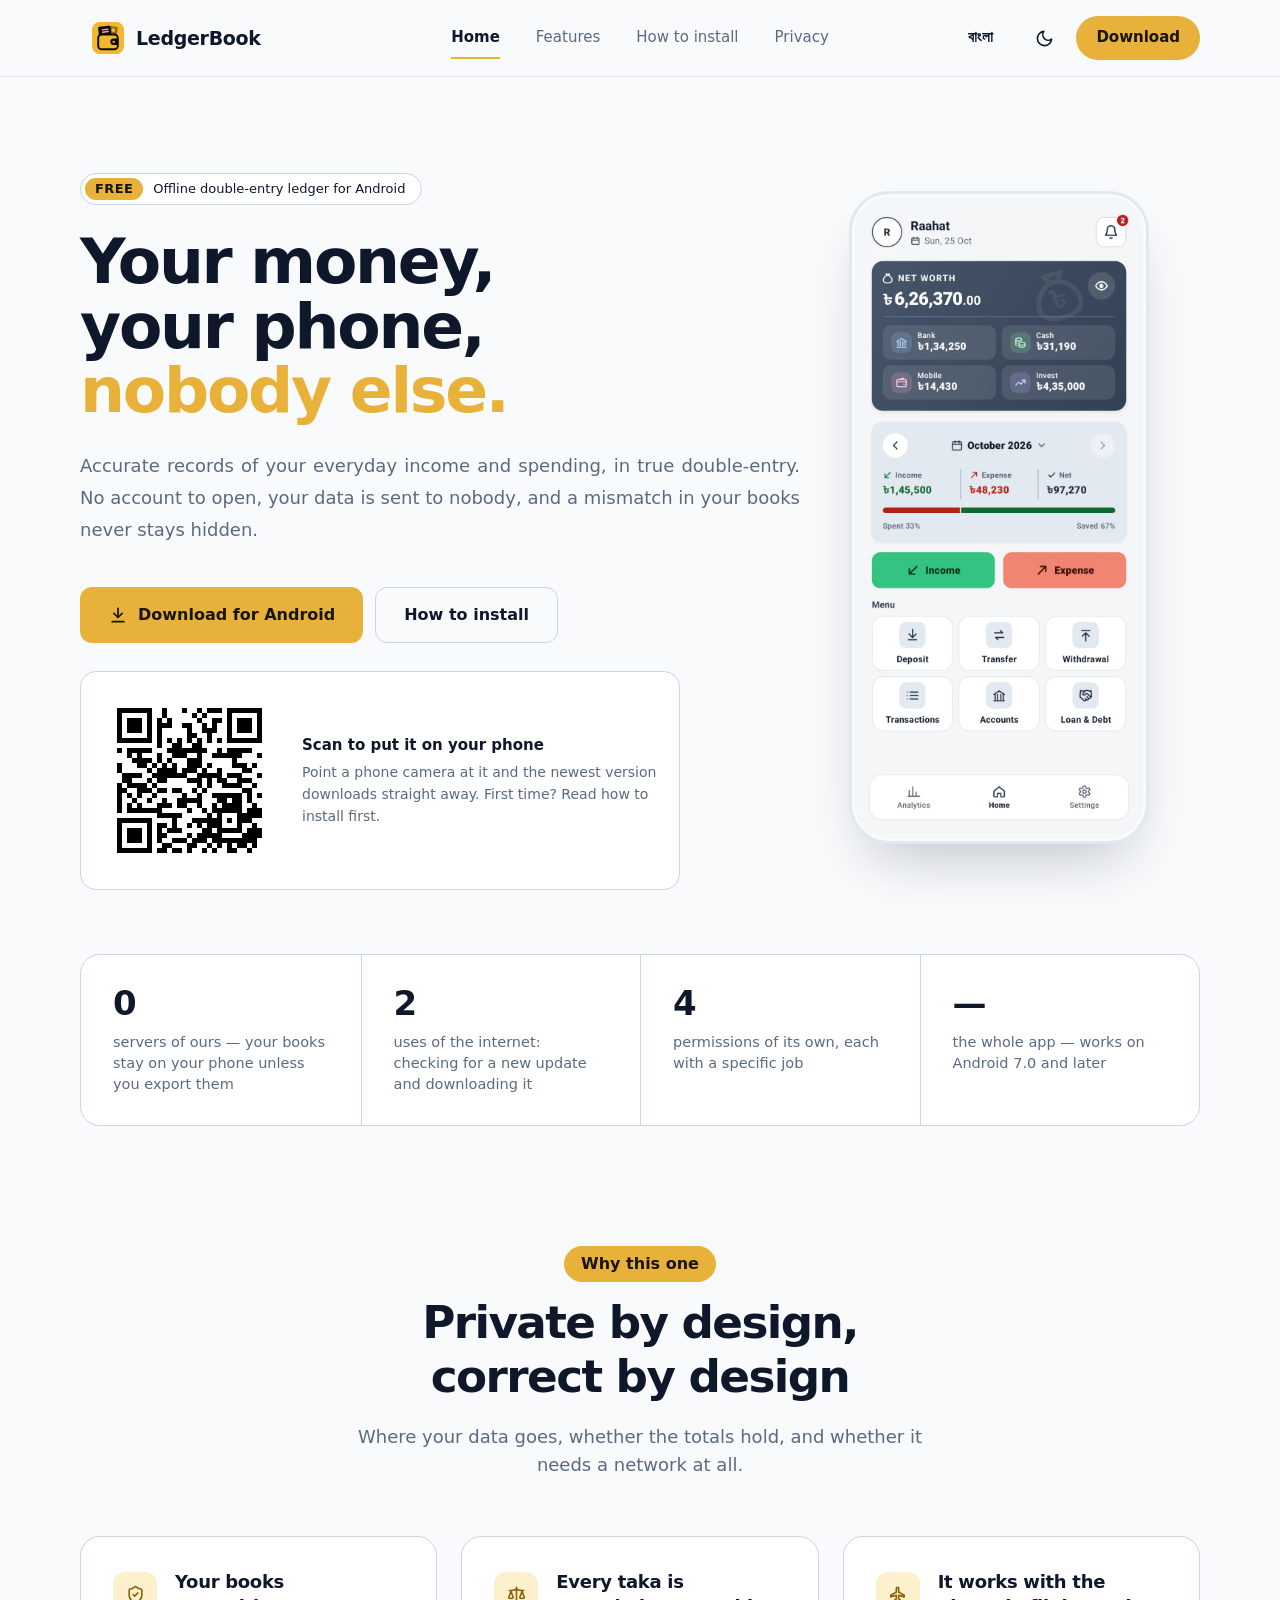
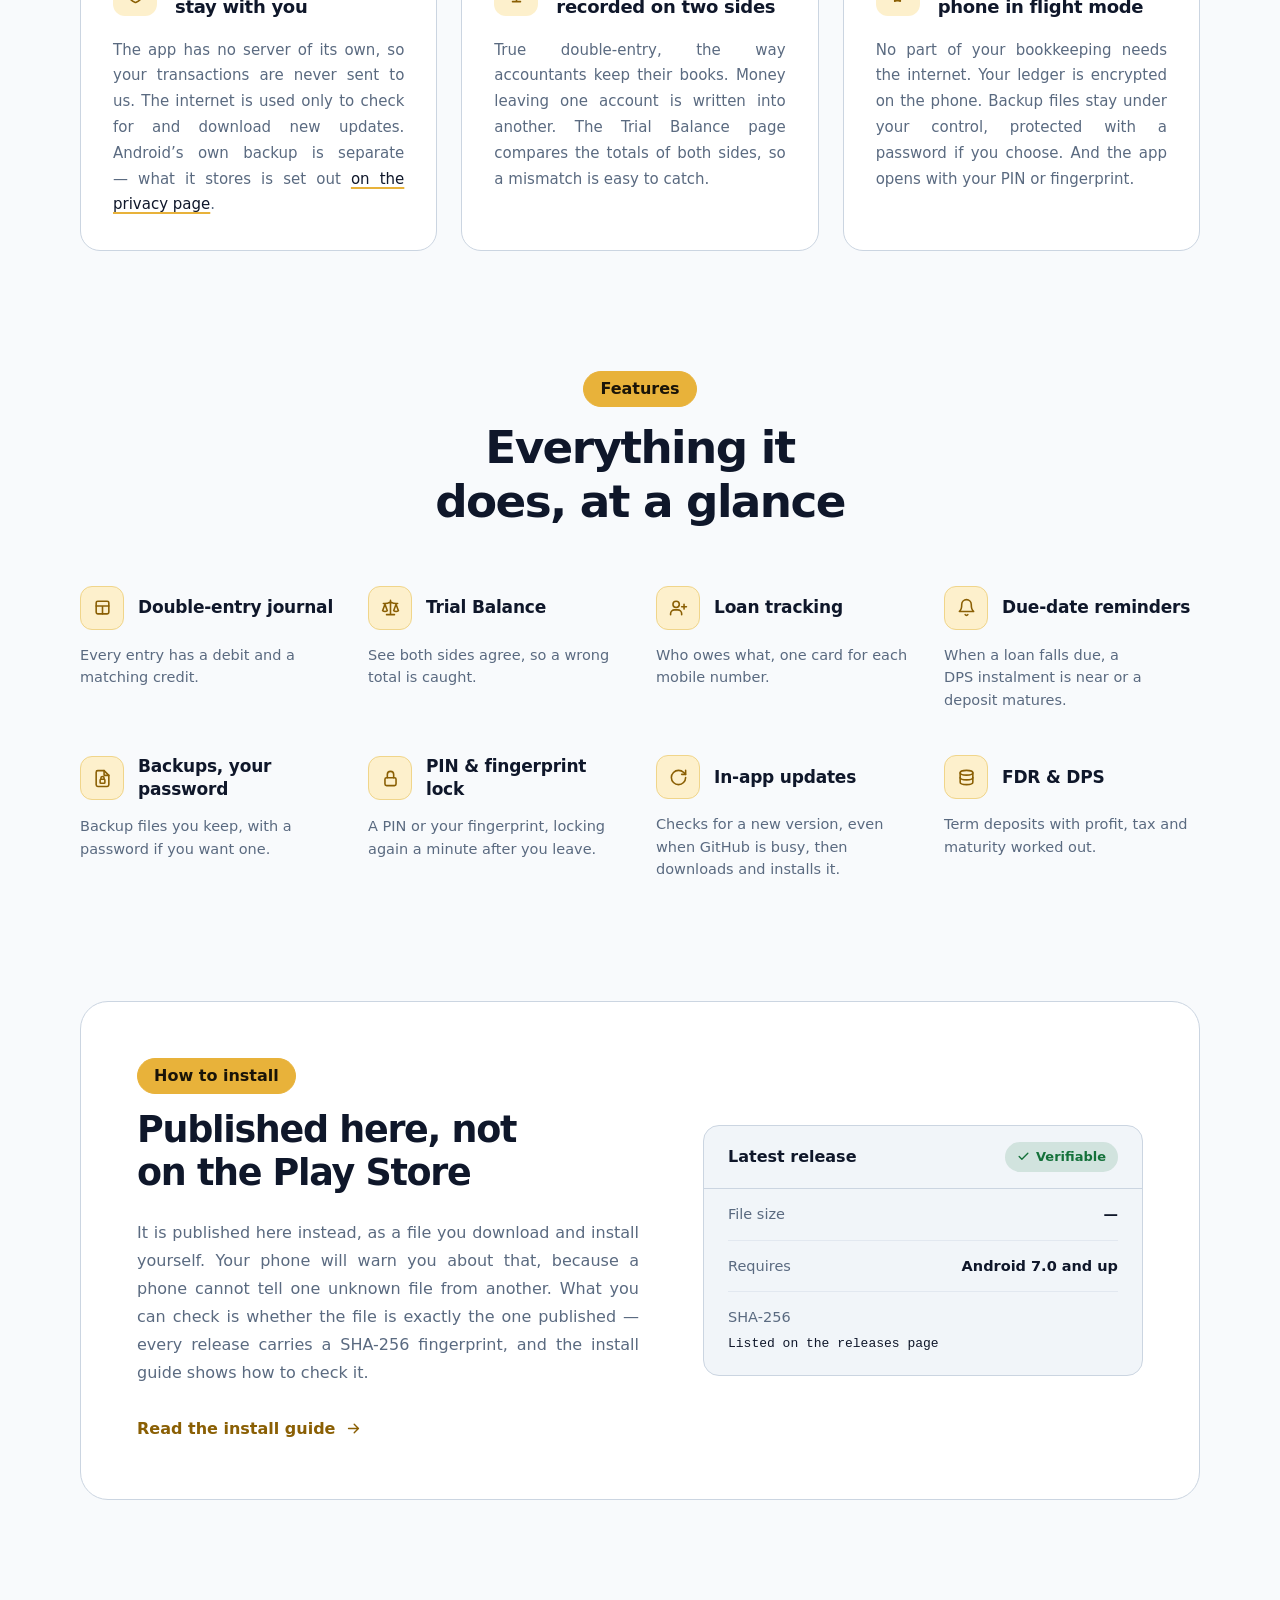
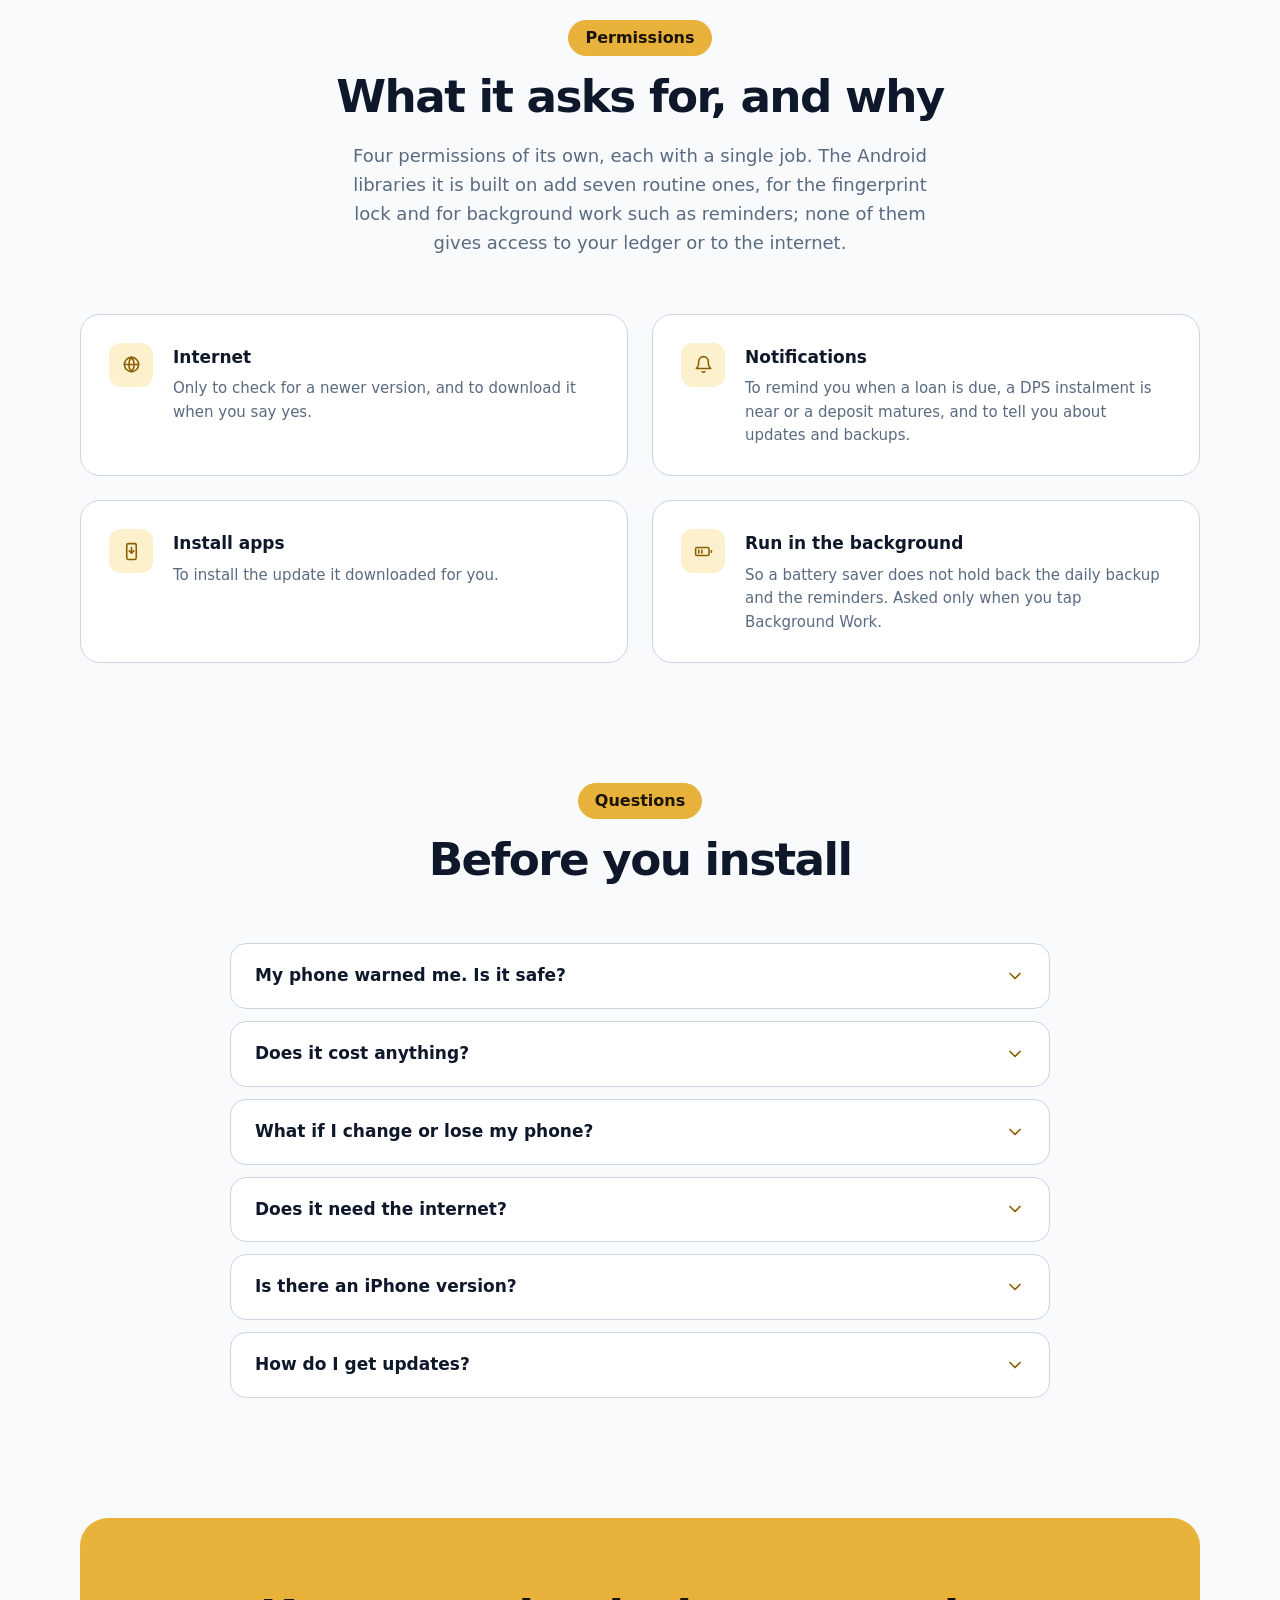
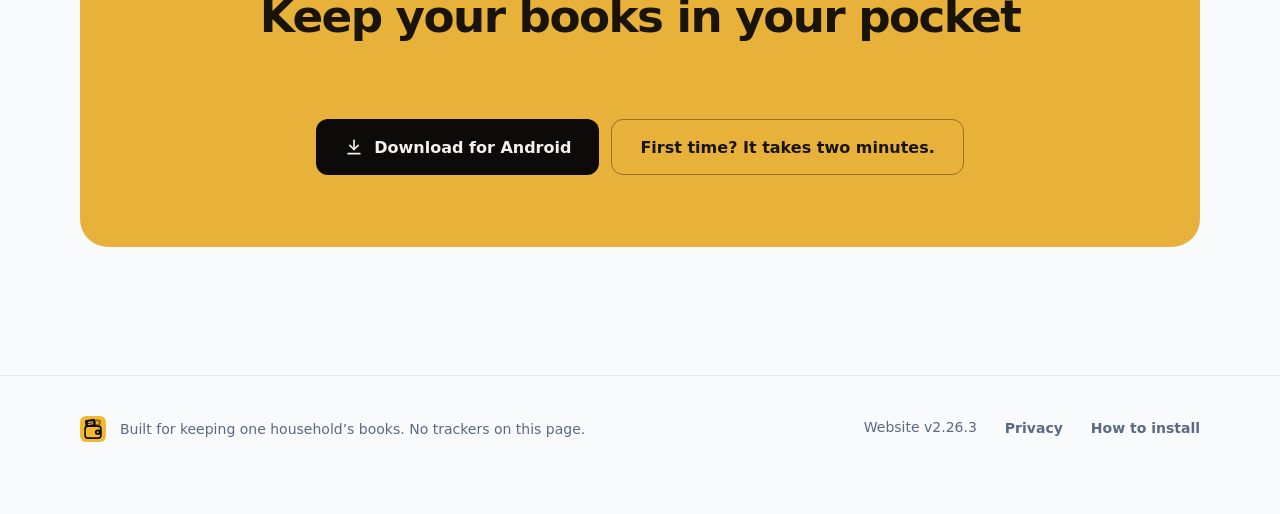
<file: index.html>
<!DOCTYPE html>
<html lang="en">
<head>
<meta charset="utf-8">
<!-- What the page may load, said by the page itself: GitHub Pages sends no headers of its own.
     The hash is the inline script in every head (get.html carries a second, for its own):
     change a byte of it and work its hash out again, or it stops running. -->
<meta http-equiv="Content-Security-Policy" content="default-src 'self'; script-src 'self' 'sha256-YINsEVIltY8kwywLosxWhfq/OS9v4cHQJHI8Og9s/6U='; style-src 'self' https://fonts.googleapis.com; font-src https://fonts.gstatic.com; img-src 'self' data:; connect-src https://api.github.com; base-uri 'none'; form-action 'none'; object-src 'none'">
<meta name="robots" content="noimageindex">
<meta name="viewport" content="width=device-width, initial-scale=1">
<meta name="referrer" content="no-referrer">
<meta name="theme-color" content="#F8FAFC" media="(prefers-color-scheme: light)">
<meta name="theme-color" content="#0C0B0A" media="(prefers-color-scheme: dark)">
<title data-s="docHome">LedgerBook — your money, your phone, nobody else</title>
<meta name="description" data-s-content="descHome" content="A double-entry ledger for everyday money. No account to open, and your ledger stays on your phone unless you export it. Free, for Android.">

<link rel="icon" href="assets/favicon.svg" type="image/svg+xml">
<link rel="icon" href="assets/favicon-32.png" sizes="32x32">
<link rel="apple-touch-icon" href="assets/apple-touch-icon.png">
<link rel="canonical" href="https://ledgerbookapp.github.io/">

<meta property="og:type" content="website">
<meta property="og:site_name" content="LedgerBook">
<meta property="og:title" content="LedgerBook — your money, your phone, nobody else">
<meta property="og:description" content="A double-entry ledger for everyday money. No account to open, and your ledger stays on your phone unless you export it. Free, for Android.">
<meta property="og:url" content="https://ledgerbookapp.github.io/">
<meta property="og:image" content="https://ledgerbookapp.github.io/assets/og-image.png">
<meta property="og:image:width" content="1200">
<meta property="og:image:height" content="630">
<meta property="og:image:alt" content="LedgerBook: your money, your phone, nobody else. Free, for Android.">
<meta name="twitter:card" content="summary_large_image">
<meta name="twitter:title" content="LedgerBook — your money, your phone, nobody else">
<meta name="twitter:description" content="A double-entry ledger for everyday money. No account to open, and your ledger stays on your phone unless you export it. Free, for Android.">



<!-- Bengali needs a font that has it. Without this the page falls back to whatever the
     phone has, which on a good many Android builds renders matras a step out of place. -->
<link rel="preconnect" href="https://fonts.googleapis.com">
<link rel="preconnect" href="https://fonts.gstatic.com" crossorigin>
<link href="https://fonts.googleapis.com/css2?family=Roboto:wght@400;500;600;700;800&family=JetBrains+Mono:wght@400;500&family=Noto+Sans+Bengali:wght@400;600;700&display=swap" rel="stylesheet">

<!-- Before the stylesheet paints, so a reader who chose the theme that is not their
     system's never sees the other one flash first -- nor the English the page is written
     in, for a reader who chose Bangla (lang-wait in site.css). Small enough to stay inline; a
     separate file would be a round trip in front of the first paint. -->
<script>var d=document.documentElement;function lbShow(){if(!window.LB_READY)d.lang='en';d.classList.remove('lang-wait')}d.classList.add('js');addEventListener('load',function(){if(!window.LB_READY)d.classList.remove('js');lbShow()});try{var t=localStorage.getItem('lb.theme');if(t==='dark'||t==='light')d.dataset.theme=t}catch(e){}var l=null;try{l=localStorage.getItem('lb.lang')}catch(e){}if(l==='bn'){d.lang='bn';d.classList.add('lang-wait');setTimeout(lbShow,3000)}</script>

<link rel="stylesheet" href="assets/site.css">

<!-- For search engines: what the app is, in their vocabulary. No version and no size --
     the page names none (site.js fills them from the release), and a number written here
     would be the one place it went stale. -->
<script type="application/ld+json">
{
  "@context": "https://schema.org",
  "@type": "SoftwareApplication",
  "name": "LedgerBook",
  "description": "A double-entry ledger for everyday money. No account to open, and your ledger stays on your phone unless you export it. Free, for Android.",
  "applicationCategory": "FinanceApplication",
  "operatingSystem": "Android 7.0 or later",
  "inLanguage": ["en", "bn"],
  "isAccessibleForFree": true,
  "offers": { "@type": "Offer", "price": "0", "priceCurrency": "BDT" },
  "url": "https://ledgerbookapp.github.io/",
  "downloadUrl": "https://github.com/rayhan27bd/ledgerbook-releases/releases/latest",
  "image": "https://ledgerbookapp.github.io/assets/og-image.png"
}
</script>
</head>
<body>
<a class="skip" href="#main" data-s="skipLink">Skip to the content</a>

<header>
  <div class="wrap bar">
    <a class="brand" href="./">
      <picture><source media="(min-resolution: 2dppx)" srcset="assets/logo.svg"><img class="brand-tile" src="assets/favicon.svg" width="32" height="32" alt=""></picture>
      <b data-s="appName">LedgerBook</b>
    </a>
    <nav id="nav">
      <a href="./" aria-current="page" data-s="navHome">Home</a>
      <a href="features.html" data-s="navFeatures">Features</a>
      <a href="install.html" data-s="navInstall">How to install</a>
      <a href="privacy.html" data-s="navPrivacy">Privacy</a>
    </nav>
    <div class="switches">
      <button id="lang" type="button">বাংলা</button>
      <button id="theme" type="button" aria-label="Switch theme">
        <svg class="i-sun" viewBox="0 0 24 24" fill="none" stroke="currentColor" stroke-width="2"
             stroke-linecap="round" aria-hidden="true">
          <circle cx="12" cy="12" r="4"/>
          <path d="M12 2v2M12 20v2M4.9 4.9l1.4 1.4M17.7 17.7l1.4 1.4M2 12h2M20 12h2M4.9 19.1l1.4-1.4M17.7 6.3l1.4-1.4"/>
        </svg>
        <svg class="i-moon" viewBox="0 0 24 24" fill="none" stroke="currentColor" stroke-width="2"
             stroke-linecap="round" stroke-linejoin="round" aria-hidden="true">
          <path d="M21 12.8A9 9 0 1 1 11.2 3a7 7 0 0 0 9.8 9.8z"/>
        </svg>
      </button>
      <a class="btn btn-pill" data-dl href="https://github.com/rayhan27bd/ledgerbook-releases/releases/latest/download/LedgerBook.apk"
         data-s="navDownload">Download</a>
      <button id="menu" type="button" aria-expanded="false" aria-controls="nav" aria-label="Open the menu">
        <svg viewBox="0 0 24 24" fill="none" stroke="currentColor" stroke-width="2"
             stroke-linecap="round" aria-hidden="true">
          <path class="m-top" d="M4 8h16"/><path class="m-bot" d="M4 16h16"/>
        </svg>
      </button>
    </div>
  </div>
</header>

<main id="main" tabindex="-1" class="home">

  <!-- -- hero ------------------------------------------------------------------ -->
  <section class="wrap hero hero-home">
    <div class="hero-copy">
      <p class="pill">
        <span class="pill-tag" data-s="heroBadge">Free</span>
        <span class="only-wide" data-s="heroPill">Offline double-entry ledger for Android</span>
        <span class="only-narrow" data-s="heroPillShort">Offline ledger for Android</span>
      </p>
      <h1><span data-s="taglineLead">Your money, your phone,</span>
        <em data-s="taglineAccent">nobody else.</em></h1>
      <p class="lead" data-s="heroLead">Accurate records of your everyday income and spending, in true double-entry. No account to open, your data is sent to nobody, and a mismatch in your books never stays hidden.</p>

      <div class="cta">
        <!-- Starts as the newest release's LedgerBook.apk and is narrowed to that release's own
             file once the API answers, so it is never a dead button. -->
        <a class="btn btn-lg" id="dl" href="https://github.com/rayhan27bd/ledgerbook-releases/releases/latest/download/LedgerBook.apk">
          <svg class="ico" viewBox="0 0 24 24" aria-hidden="true"><path d="M12 4v11"/><path d="m7 10 5 5 5-5"/><path d="M5 20h14"/></svg>
          <span data-dl-label>Download for Android</span>
        </a>
        <a class="btn btn-lg btn-quiet" href="install.html" data-s="navInstall">How to install</a>
      </div>
      <!-- The version under the buttons, at every width. -->
      <p class="meta hero-meta" data-rel="line"></p>

      <!-- Hidden on a narrow screen, where the reader is already holding the phone the
           code would send them to; there it folds behind a button below, for a friend. -->
      <aside class="qr">
        <img src="assets/qr.svg" data-s-alt="qrAlt" alt="QR code that downloads the newest LedgerBook" width="185" height="185">
        <div>
          <b data-s="qrHead">Scan to put it on your phone</b>
          <p data-s="qrBody">Point a phone camera at it and the newest version downloads straight away. First time? Read how to install first.</p>
        </div>
      </aside>

      <!-- The phone's own version: folded, because the reader holding this phone cannot
           scan its screen with itself -- but can hold it up for a friend's camera. -->
      <details class="qr-share">
        <summary>
          <svg class="ico" viewBox="0 0 24 24" aria-hidden="true"><rect x="3" y="3" width="7" height="7" rx="1"/><rect x="14" y="3" width="7" height="7" rx="1"/><rect x="3" y="14" width="7" height="7" rx="1"/><path d="M14 14h3v3h-3zM20 14v.01M14 20h.01M17 20h4v-3"/></svg>
          <span data-s="qrShare">Install it on another phone</span>
          <svg class="ico chev" viewBox="0 0 24 24" aria-hidden="true"><path d="m6 9 6 6 6-6"/></svg>
        </summary>
        <img src="assets/qr.svg" data-s-alt="qrAlt" alt="QR code that downloads the newest LedgerBook" width="220" height="220">
        <p data-s="qrShareBody">Hold this screen up to the other phone’s camera. The newest version downloads there straight away.</p>
      </details>
    </div>

    <!-- The app's own first screen, the same picture as the features page's first, so a
         reader sees the real thing before reading a word about it. It follows the theme
         and the language like the rest of the page. Shown at page size only, not enlarged.
         Lazy so the theme that is hidden never downloads (a hidden lazy picture is not
         fetched); high priority so the one showing still comes first once it is laid out. -->
    <div class="frame frame-lg still hero-shot">
      <img class="s-light" src="assets/screens/app-home-light.webp" data-bn="assets/screens/app-home-light-bn.webp" width="780" height="1736" loading="lazy" fetchpriority="high" data-s-alt="shotHome" alt="The first screen">
      <img class="s-dark"  src="assets/screens/app-home-dark.webp" data-bn="assets/screens/app-home-dark-bn.webp"  width="780" height="1736" loading="lazy" fetchpriority="high" data-s-alt="shotHome" alt="The first screen">
    </div>
  </section>

  <!-- -- four numbers ---------------------------------------------------------- -->
  <section class="wrap stats-wrap">
    <dl class="stats">
      <div><dt class="num-big">0</dt><dd data-s="stat1">servers of ours — your books stay on your phone unless you export them</dd></div>
      <div><dt class="num-big">2</dt><dd data-s="stat2">uses of the internet: checking for a new update and downloading it</dd></div>
      <div><dt class="num-big">4</dt><dd data-s="stat3">permissions of its own, each with a specific job</dd></div>
      <!-- The size is overwritten from the release once the API answers; the figure
           written here is only what shows if it never does. -->
      <div><dt class="num-big" data-rel="size">—</dt>
        <dd><span class="only-wide" data-s="stat4">the whole app — works on Android 7.0 and later</span><span
            class="only-narrow" data-s="stat4Short">the whole app</span></dd></div>
    </dl>
  </section>

  <!-- -- why -------------------------------------------------------------------- -->
  <section class="wrap block">
    <div class="sec-head">
      <p class="eyebrow" data-s="whyTitle">Why this one</p>
      <h2 data-s="whyH2">Private by design, correct by design</h2>
      <p data-s="whySub">Where your data goes, whether the totals hold, and whether it needs a network at all.</p>
    </div>
    <div class="why">
      <article class="card why-card">
        <span class="tile tile-lg"><svg class="ico" viewBox="0 0 24 24" aria-hidden="true"><path d="M20 13c0 5-3.5 7.5-7.7 9a1 1 0 0 1-.6 0C7.5 20.5 4 18 4 13V6a1 1 0 0 1 1-1c2 0 4.5-1.2 6.2-2.7a1.2 1.2 0 0 1 1.6 0C14.5 3.8 17 5 19 5a1 1 0 0 1 1 1z"/><path d="m9 12 2 2 4-4"/></svg></span>
        <h3 data-s="why1Head">Your books stay with you</h3>
        <p><span data-s="why1Body">The app has no server of its own, so your transactions are never sent to us. The internet is used only to check for and download new updates. Android’s own backup is separate — what it stores is set out </span><a href="privacy.html" data-s="why1Link">on the privacy page</a><span data-s="why1End">.</span></p>
      </article>
      <article class="card why-card">
        <span class="tile tile-lg"><svg class="ico" viewBox="0 0 24 24" aria-hidden="true"><path d="M12 3v18M7 21h10M3 7h2c2 0 5-1 7-2 2 1 5 2 7 2h2"/><path d="m16 16 3-8 3 8c-.9.7-1.9 1-3 1s-2.1-.3-3-1z"/><path d="m2 16 3-8 3 8c-.9.7-1.9 1-3 1s-2.1-.3-3-1z"/></svg></span>
        <h3 data-s="why2Head">Every taka is recorded on two sides</h3>
        <p data-s="why2Body">True double-entry, the way accountants keep their books. Money leaving one account is written into another. The Trial Balance page compares the totals of both sides, so a mismatch is easy to catch.</p>
      </article>
      <article class="card why-card">
        <span class="tile tile-lg"><svg class="ico" viewBox="0 0 24 24" aria-hidden="true"><path d="M12 3c.8 0 1.5.7 1.5 1.5V9l7 4v2l-7-2v4.5l2 1.5v1.5l-3.5-1-3.5 1V19l2-1.5V13l-7 2v-2l7-4V4.5C10.5 3.7 11.2 3 12 3z"/></svg></span>
        <h3 data-s="why3Head">It works with the phone in flight mode</h3>
        <p data-s="why3Body">No part of your bookkeeping needs the internet. Your ledger is encrypted on the phone. Backup files stay under your control, protected with a password if you choose. And the app opens with your PIN or fingerprint.</p>
      </article>
    </div>
  </section>

  <!-- -- at a glance ------------------------------------------------------------ -->
  <section class="wrap block">
    <div class="sec-head">
      <p class="eyebrow" data-s="navFeatures">Features</p>
      <h2 data-s="featH2">Everything it does, at a glance</h2>
    </div>
    <ul class="glance">
      <li><span class="tile tile-line"><svg class="ico" viewBox="0 0 24 24" aria-hidden="true"><rect x="4" y="4" width="16" height="16" rx="2"/><path d="M4 10h16M12 10v10"/></svg></span>
        <h3 data-s="g1Head">Double-entry journal</h3>
        <p><span class="only-wide" data-s="g1Body">Every entry has a debit and a matching credit.</span><span class="only-narrow" data-s="g1Short">A debit and a matching credit, every time.</span></p></li>
      <li><span class="tile tile-line"><svg class="ico" viewBox="0 0 24 24" aria-hidden="true"><path d="M12 3v18M7 21h10M3 7h2c2 0 5-1 7-2 2 1 5 2 7 2h2"/><path d="m16 16 3-8 3 8c-.9.7-1.9 1-3 1s-2.1-.3-3-1z"/><path d="m2 16 3-8 3 8c-.9.7-1.9 1-3 1s-2.1-.3-3-1z"/></svg></span>
        <h3 data-s="g2Head">Trial Balance</h3>
        <p><span class="only-wide" data-s="g2Body">See both sides agree, so a wrong total is caught.</span><span class="only-narrow" data-s="g2Short">Both sides agree, or you see it.</span></p></li>
      <li><span class="tile tile-line"><svg class="ico" viewBox="0 0 24 24" aria-hidden="true"><circle cx="9" cy="8" r="4"/><path d="M16 21v-1a5 5 0 0 0-5-5H7a5 5 0 0 0-5 5v1"/><path d="M19 8v6M22 11h-6"/></svg></span>
        <h3 data-s="g3Head">Loan tracking</h3>
        <p><span class="only-wide" data-s="g3Body">Who owes what, one card for each mobile number.</span><span class="only-narrow" data-s="g3Short">Who owes what, by mobile number.</span></p></li>
      <li><span class="tile tile-line"><svg class="ico" viewBox="0 0 24 24" aria-hidden="true"><path d="M6 8a6 6 0 0 1 12 0c0 7 3 9 3 9H3s3-2 3-9"/><path d="M10.3 21a2 2 0 0 0 3.4 0"/></svg></span>
        <h3 data-s="g4Head">Due-date reminders</h3>
        <p data-s="g4Body">When a loan falls due, a DPS instalment is near or a deposit matures.</p></li>
      <li><span class="tile tile-line"><svg class="ico" viewBox="0 0 24 24" aria-hidden="true"><path d="M14 2H6a2 2 0 0 0-2 2v16a2 2 0 0 0 2 2h12a2 2 0 0 0 2-2V8z"/><path d="M14 2v6h6"/><rect x="9" y="13" width="6" height="5" rx="1"/><path d="M10 13v-1.5a2 2 0 0 1 4 0V13"/></svg></span>
        <h3 data-s="g5Head">Backups, your password</h3>
        <p><span class="only-wide" data-s="g5Body">Backup files you keep, with a password if you want one.</span><span class="only-narrow" data-s="g5Short">Your files, your password.</span></p></li>
      <li><span class="tile tile-line"><svg class="ico" viewBox="0 0 24 24" aria-hidden="true"><rect x="5" y="11" width="14" height="10" rx="2"/><path d="M8 11V7a4 4 0 0 1 8 0v4"/></svg></span>
        <h3><span class="only-wide" data-s="g6Head">PIN &amp; fingerprint lock</span><span class="only-narrow" data-s="g6HeadShort">PIN &amp; fingerprint</span></h3>
        <p><span class="only-wide" data-s="g6Body">A PIN or your fingerprint, locking again a minute after you leave.</span><span class="only-narrow" data-s="g6Short">Locks again when you leave.</span></p></li>
      <li><span class="tile tile-line"><svg class="ico" viewBox="0 0 24 24" aria-hidden="true"><path d="M21 12a9 9 0 1 1-9-9c2.5 0 4.9 1 6.7 2.7L21 8"/><path d="M21 3v5h-5"/></svg></span>
        <h3 data-s="g7Head">In-app updates</h3>
        <p><span class="only-wide" data-s="g7Body">Checks for a new version, even when GitHub is busy, then downloads and installs it.</span><span class="only-narrow" data-s="g7Short">Checks, downloads, installs.</span></p></li>
      <li><span class="tile tile-line"><svg class="ico" viewBox="0 0 24 24" aria-hidden="true"><ellipse cx="12" cy="6" rx="8" ry="3"/><path d="M4 6v6c0 1.7 3.6 3 8 3s8-1.3 8-3V6"/><path d="M4 12v6c0 1.7 3.6 3 8 3s8-1.3 8-3v-6"/></svg></span>
        <h3 data-s="g8Head">FDR &amp; DPS</h3>
        <p><span class="only-wide" data-s="g8Body">Term deposits with profit, tax and maturity worked out.</span><span class="only-narrow" data-s="g8Short">Profit, tax and maturity.</span></p></li>
    </ul>
  </section>

  <!-- -- why not the Play Store ------------------------------------------------- -->
  <section class="wrap block">
    <div class="trust">
      <div class="trust-copy">
        <p class="eyebrow" data-s="navInstall">How to install</p>
        <h2 data-s="trustTitle">Published here, not on the Play Store</h2>
        <p data-s="trustBody">It is published here instead, as a file you download and install yourself. Your phone will warn you about that, because a phone cannot tell one unknown file from another. What you can check is whether the file is exactly the one published — every release carries a SHA-256 fingerprint, and the install guide shows how to check it.</p>
        <a class="arrow-link trust-link-wide" href="install.html"><span data-s="installLink">Read the install guide</span>
          <svg class="ico" viewBox="0 0 24 24" aria-hidden="true"><path d="M5 12h14M13 6l6 6-6 6"/></svg></a>
      </div>
      <div class="release">
        <div class="release-head">
          <b data-rel="title">Latest release</b>
          <span class="badge-ok"><svg class="ico" viewBox="0 0 24 24" aria-hidden="true"><path d="M20 6 9 17l-5-5"/></svg><span data-s="relVerifiable">Verifiable</span></span>
        </div>
        <dl class="release-rows">
          <div><dt data-s="relSize">File size</dt><dd data-rel="size">—</dd></div>
          <div><dt data-s="relRequires">Requires</dt><dd data-s="relAndroid">Android 7.0 and up</dd></div>
          <div class="release-hash"><dt>SHA-256</dt><dd><code data-rel="sha"></code></dd></div>
        </dl>
        <!-- The release's own lines, filled from the body the lookup already reads; hidden
             until there are some, so a page with no answer shows no empty heading. -->
        <div class="release-notes" data-rel="notesBox" hidden>
          <b data-s="relNotes">What’s new</b>
          <ul data-rel="notes"></ul>
          <p class="release-notes-lang" data-s="relNotesLang">The notes are written in English.</p>
        </div>
      </div>
      <!-- The same link again, placed after the card, for the narrow layout where the
           card falls under the paragraph and the link belongs at the very end. -->
      <a class="arrow-link trust-link-narrow" href="install.html"><span data-s="installLink">Read the install guide</span>
        <svg class="ico" viewBox="0 0 24 24" aria-hidden="true"><path d="M5 12h14M13 6l6 6-6 6"/></svg></a>
    </div>
  </section>

  <!-- -- permissions ------------------------------------------------------------ -->
  <section class="wrap block">
    <div class="sec-head">
      <p class="eyebrow" data-s="permEyebrow">Permissions</p>
      <h2 data-s="permTitle">What it asks for, and why</h2>
      <p data-s="permSub">Four permissions of its own, each with a single job. The Android libraries it is built on add seven routine ones, for the fingerprint lock and for background work such as reminders; none of them gives access to your ledger or to the internet.</p>
    </div>
    <ul class="perms">
      <li class="card"><span class="tile"><svg class="ico" viewBox="0 0 24 24" aria-hidden="true"><circle cx="12" cy="12" r="9"/><path d="M12 3a13.5 13.5 0 0 0 0 18 13.5 13.5 0 0 0 0-18M3 12h18"/></svg></span>
        <div><h3 data-s="permInternet">Internet</h3><p data-s="permInternetW">Only to check for a newer version, and to download it when you say yes.</p></div></li>
      <li class="card"><span class="tile"><svg class="ico" viewBox="0 0 24 24" aria-hidden="true"><path d="M6 8a6 6 0 0 1 12 0c0 7 3 9 3 9H3s3-2 3-9"/><path d="M10.3 21a2 2 0 0 0 3.4 0"/></svg></span>
        <div><h3 data-s="permNotify">Notifications</h3><p data-s="permNotifyW">To remind you when a loan is due, a DPS instalment is near or a deposit matures, and to tell you about updates and backups.</p></div></li>
      <li class="card"><span class="tile"><svg class="ico" viewBox="0 0 24 24" aria-hidden="true"><rect x="6" y="2" width="12" height="20" rx="2"/><path d="M12 7v7M9 11l3 3 3-3"/></svg></span>
        <div><h3 data-s="permInstall">Install apps</h3><p data-s="permInstallW">To install the update it downloaded for you.</p></div></li>
      <li class="card"><span class="tile"><svg class="ico" viewBox="0 0 24 24" aria-hidden="true"><rect x="2" y="7" width="17" height="10" rx="2"/><path d="M22 11v2M6 10v4M10 10v4"/></svg></span>
        <div><h3 data-s="permBattery">Run in the background</h3><p data-s="permBatteryW">So a battery saver does not hold back the daily backup and the reminders. Asked only when you tap Background Work.</p></div></li>
    </ul>
  </section>

  <!-- -- questions ---------------------------------------------------------------- -->
  <section class="wrap block">
    <div class="sec-head">
      <p class="eyebrow" data-s="faqEyebrow">Questions</p>
      <h2 data-s="faqTitle">Before you install</h2>
    </div>
    <div class="faq">
      <details>
        <summary><span data-s="faqQ1">My phone warned me. Is it safe?</span><svg class="ico" viewBox="0 0 24 24" aria-hidden="true"><path d="m6 9 6 6 6-6"/></svg></summary>
        <p data-s="faqA1">Android shows that warning for every app that does not come from the Play Store, because it cannot tell one unknown file from another. Play Protect then scans this one and says it looks safe. To be sure the file is exactly the one published, the install guide shows how to check its SHA-256 fingerprint.</p>
      </details>
      <details>
        <summary><span data-s="faqQ2">Does it cost anything?</span><svg class="ico" viewBox="0 0 24 24" aria-hidden="true"><path d="m6 9 6 6 6-6"/></svg></summary>
        <p data-s="faqA2">No. It is free, with no ads and no account to open.</p>
      </details>
      <details>
        <summary><span data-s="faqQ3">What if I change or lose my phone?</span><svg class="ico" viewBox="0 0 24 24" aria-hidden="true"><path d="m6 9 6 6 6-6"/></svg></summary>
        <p data-s="faqA3">Your ledger is encrypted on this phone, so it does not move to a new one by itself. Before changing phones, create a backup file from the app’s Backup page, protected with a password if you like. On the new phone, install the app and set a PIN, then restore that backup file from the Backup page. Install the newest version there: a backup made by version 2.3.0 or later does not open in an older one, and one with a password made on Android 8 or newer needs Android 8 or newer to open. So that a lost phone does not mean lost books, keep a copy of the backup off the phone too, such as on Google Drive.</p>
      </details>
      <details>
        <summary><span data-s="faqQ4">Does it need the internet?</span><svg class="ico" viewBox="0 0 24 24" aria-hidden="true"><path d="m6 9 6 6 6-6"/></svg></summary>
        <p data-s="faqA4">No. Everything works offline. It goes online only to check for a newer version, and to download it when you say yes.</p>
      </details>
      <details>
        <summary><span data-s="faqQ5">Is there an iPhone version?</span><svg class="ico" viewBox="0 0 24 24" aria-hidden="true"><path d="m6 9 6 6 6-6"/></svg></summary>
        <p data-s="faqA5">No. It is for Android only, version 7.0 and up.</p>
      </details>
      <details>
        <summary><span data-s="faqQ6">How do I get updates?</span><svg class="ico" viewBox="0 0 24 24" aria-hidden="true"><path d="m6 9 6 6 6-6"/></svg></summary>
        <p data-s="faqA6">The app tells you when a new version is out, downloads it when you say yes, and installs it. You do not need to come back to this page.</p>
      </details>
    </div>
  </section>

  <!-- -- the band ---------------------------------------------------------------- -->
  <section class="wrap block">
    <div class="band">
      <h2 data-s="ctaTitle">Keep your books in your pocket</h2>
      <p class="band-meta"><span class="only-wide" data-rel="line"></span><span class="only-narrow" data-rel="lineShort"></span></p>
      <div class="band-cta">
        <a class="btn btn-lg btn-dark" data-dl href="https://github.com/rayhan27bd/ledgerbook-releases/releases/latest/download/LedgerBook.apk">
          <svg class="ico" viewBox="0 0 24 24" aria-hidden="true"><path d="M12 4v11"/><path d="m7 10 5 5 5-5"/><path d="M5 20h14"/></svg>
          <span data-dl-label>Download for Android</span>
        </a>
        <a class="btn btn-lg btn-ghost" href="install.html" data-s="ctaFirst">First time? It takes two minutes.</a>
      </div>
    </div>
  </section>

</main>

<footer>
  <div class="wrap foot">
    <div class="foot-note">
      <img class="brand-tile brand-tile-sm" src="assets/favicon.svg" width="26" height="26" alt="">
      <b class="foot-name" data-s="appName">LedgerBook</b>
      <p data-s="footerNote">Built for keeping one household’s books. No trackers on this page.</p>
    </div>
    <p class="foot-links">
      <span class="foot-ver" data-site-version>Website v2.26.3</span>
      <a href="privacy.html" data-s="navPrivacy">Privacy</a>
      <a href="install.html" data-s="navInstall">How to install</a>
    </p>
  </div>
</footer>

<script src="assets/strings.js"></script>
<script src="assets/site.js"></script>
</body>
</html>
</file>
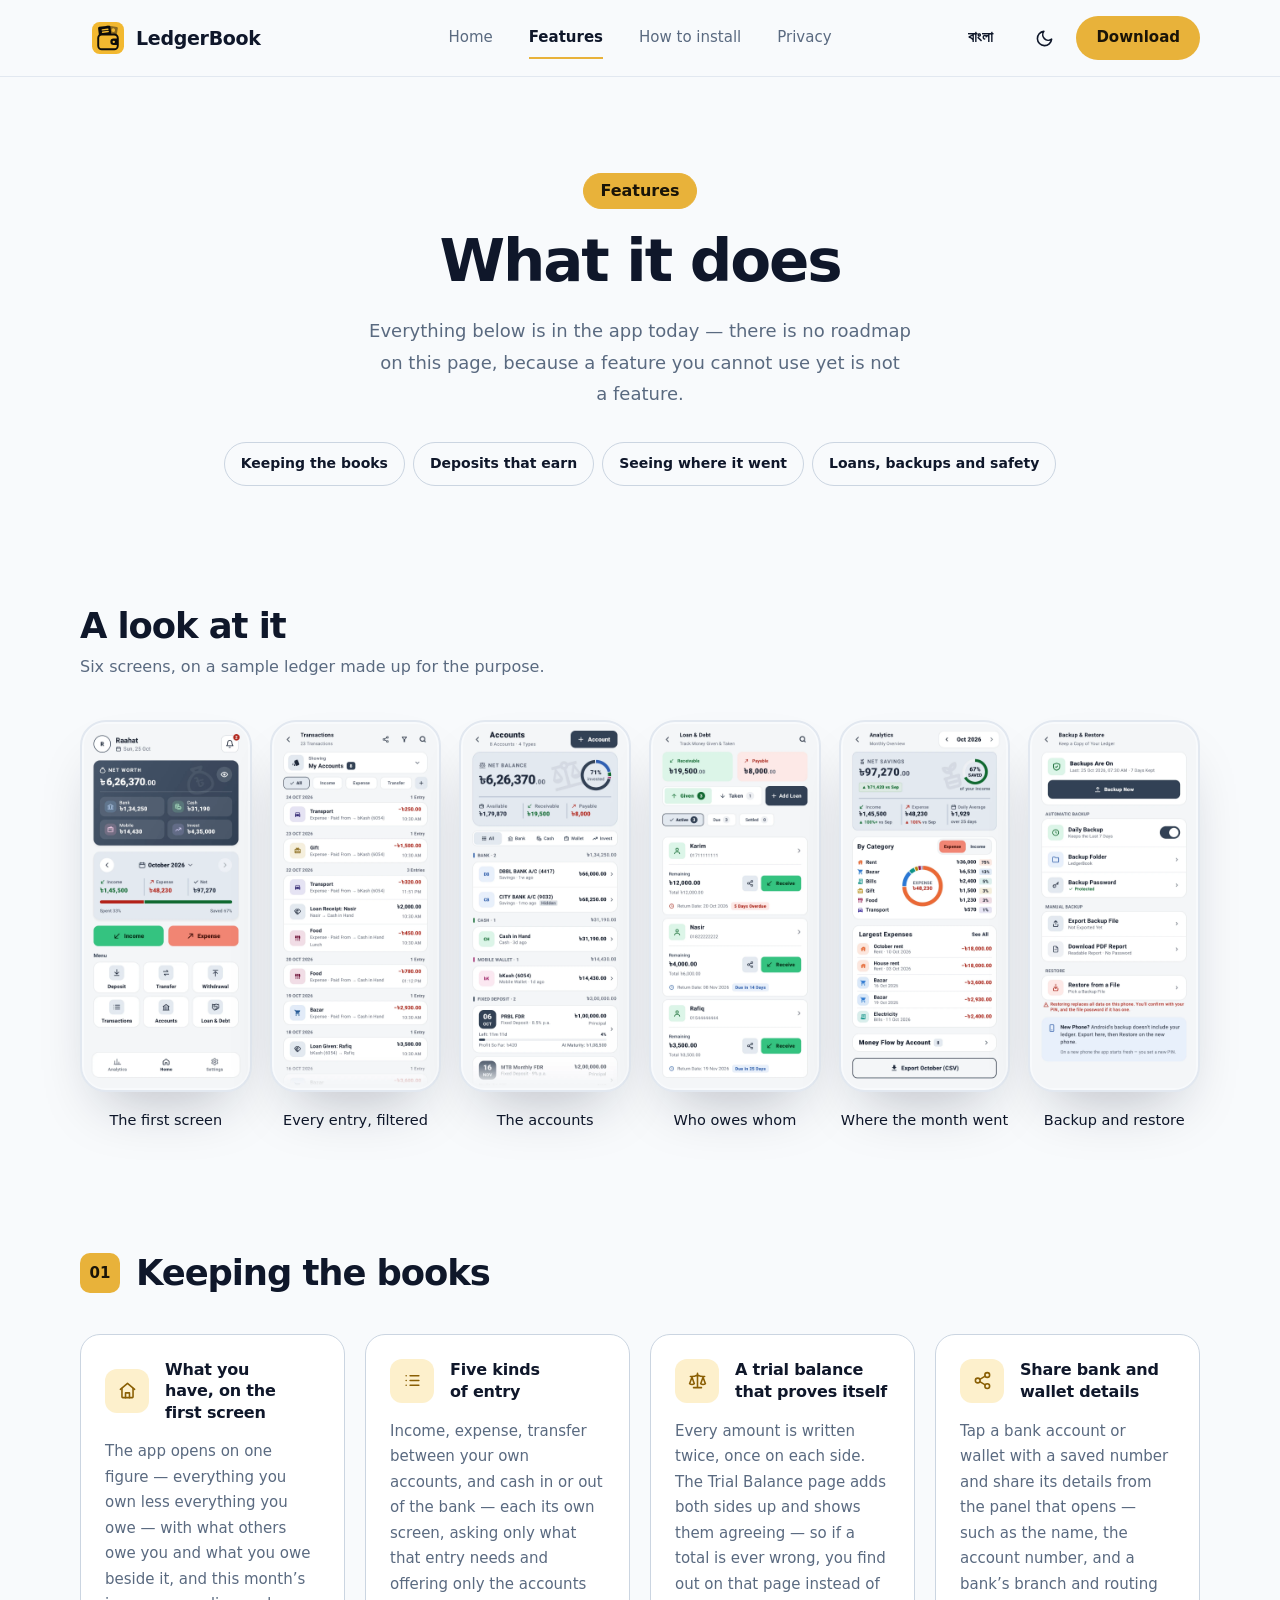
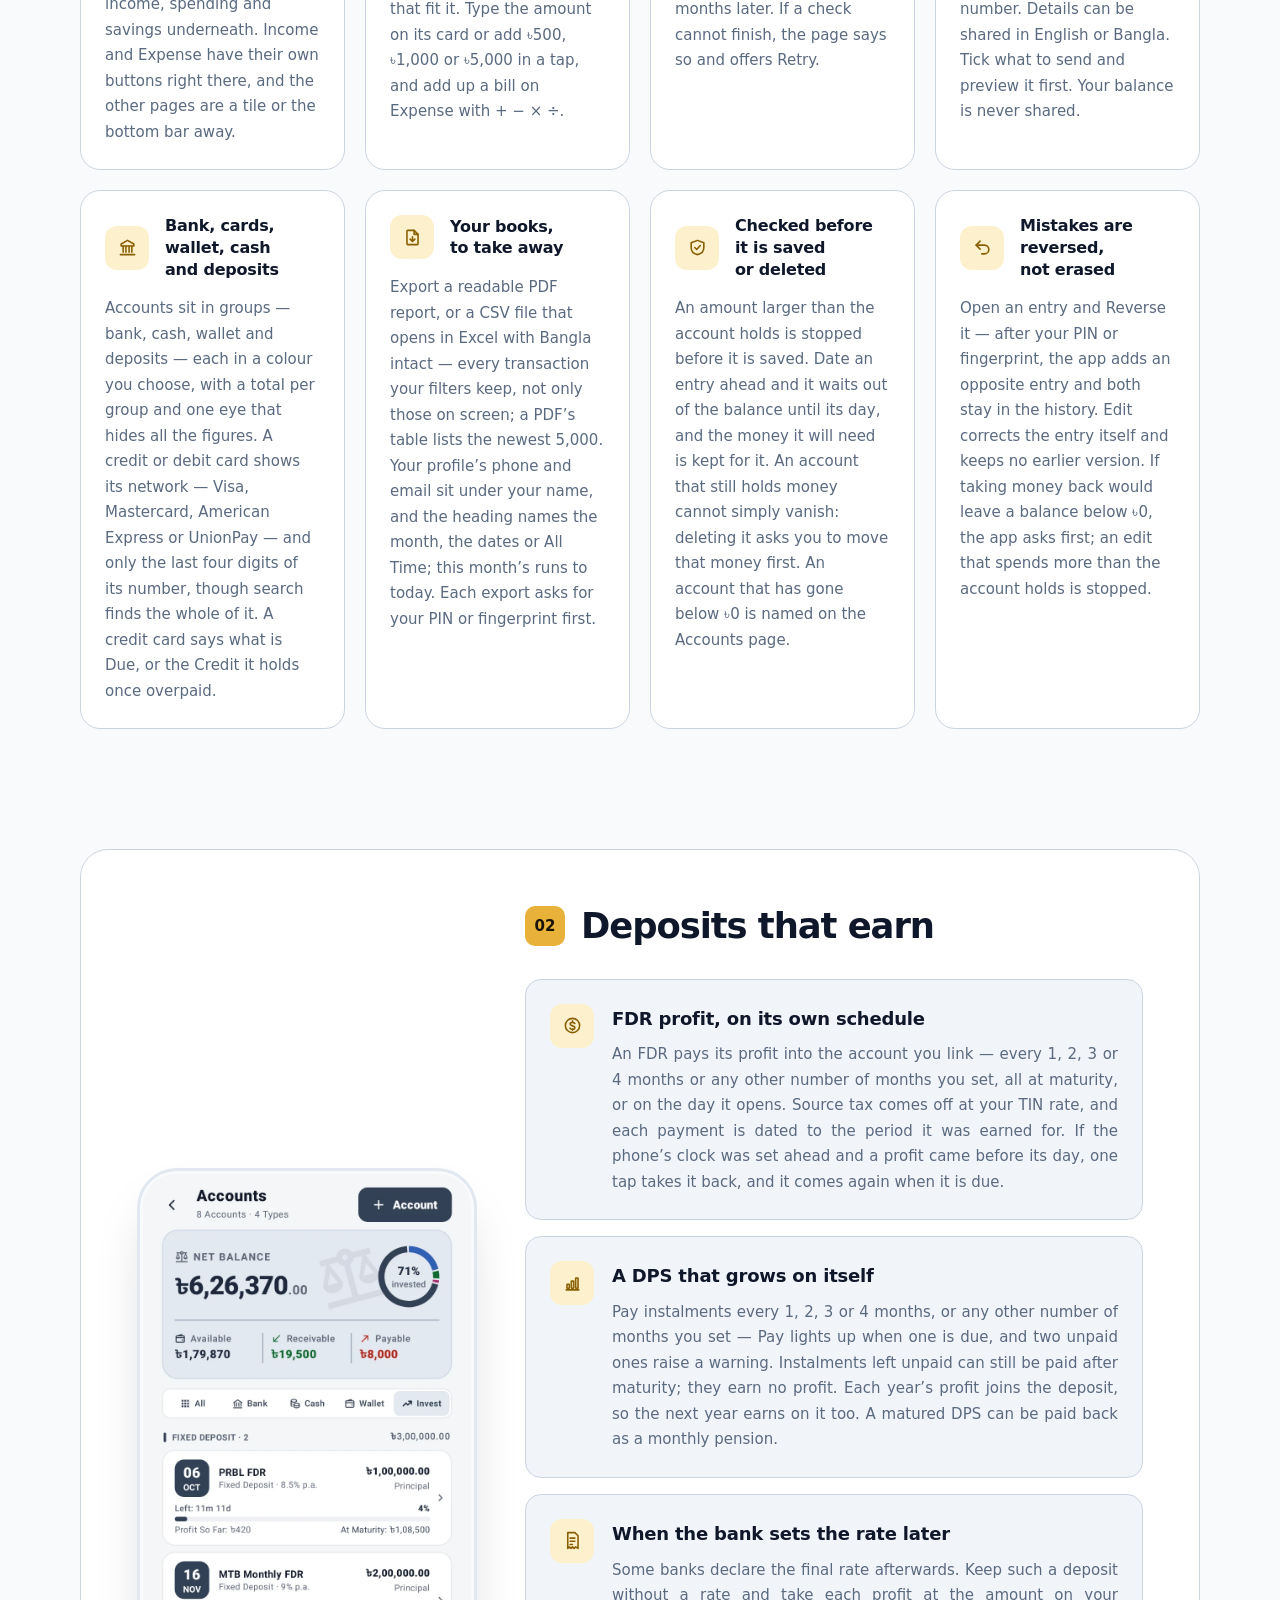
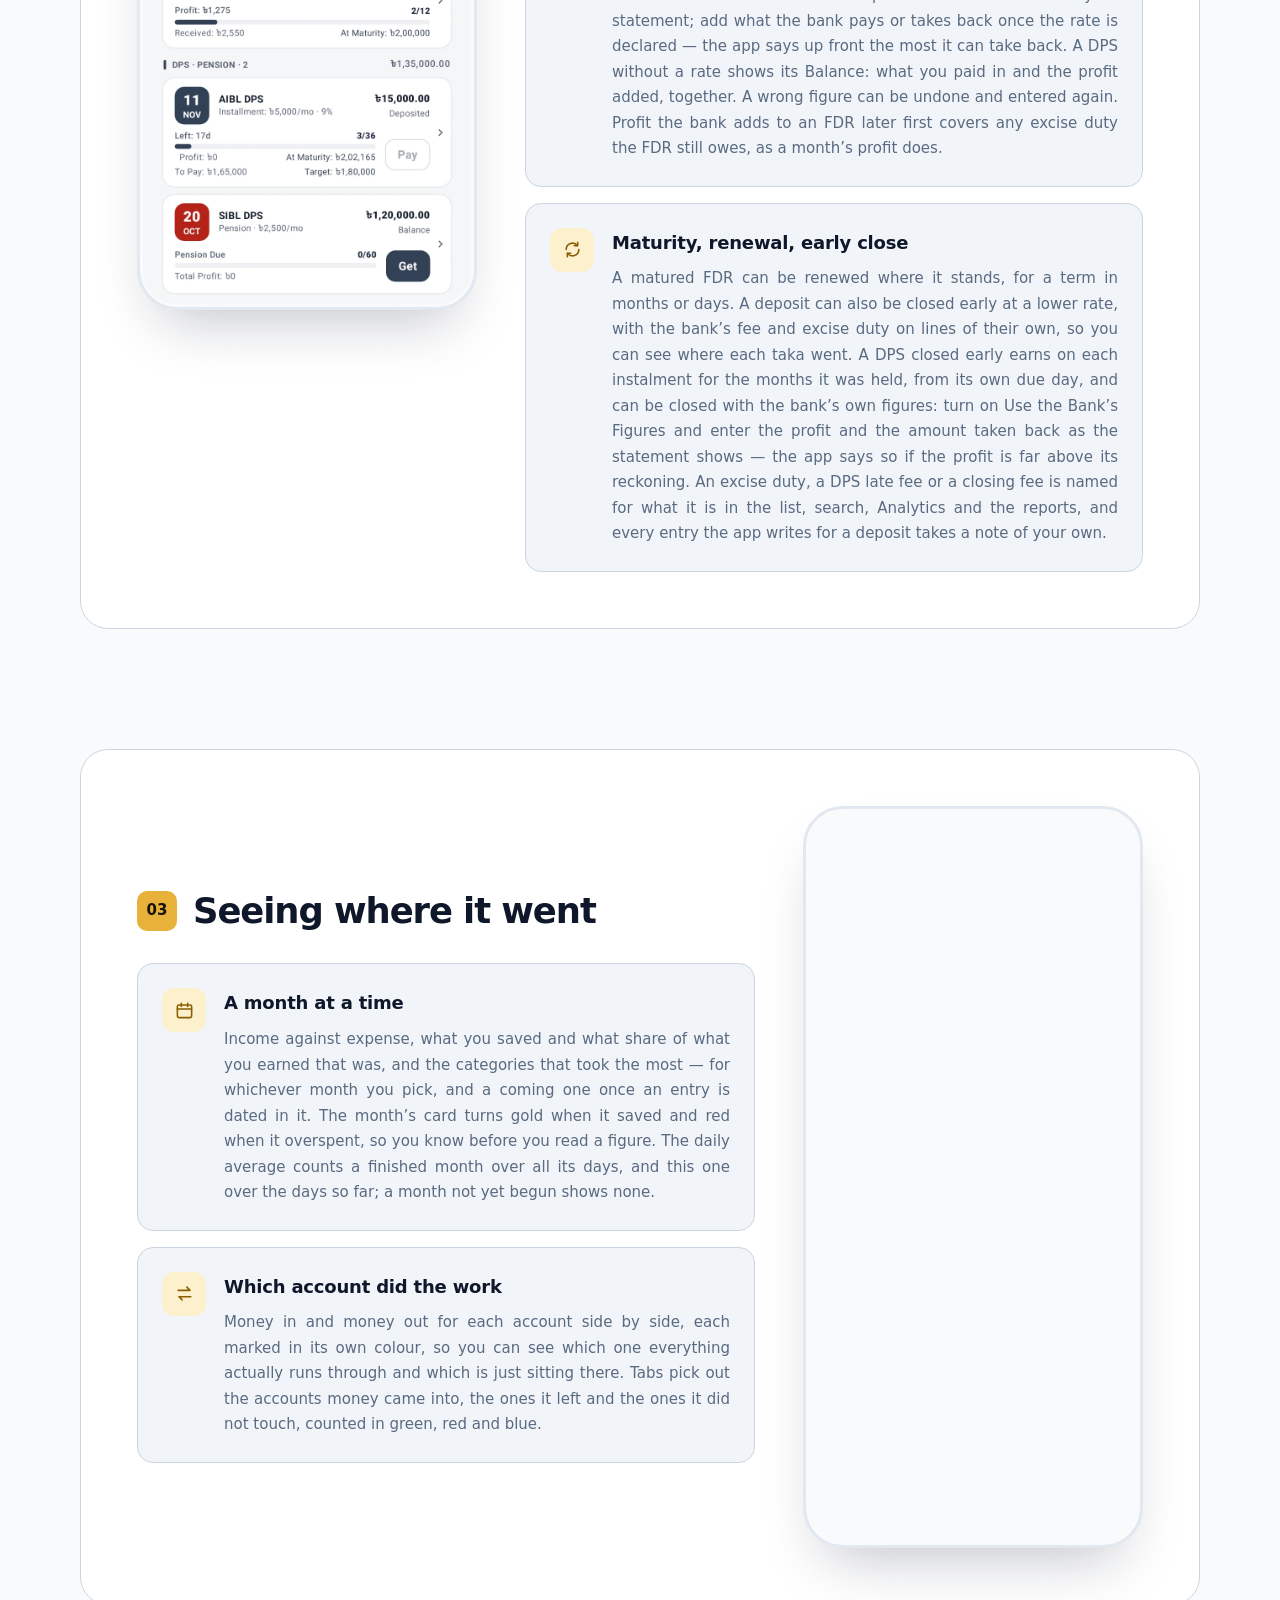
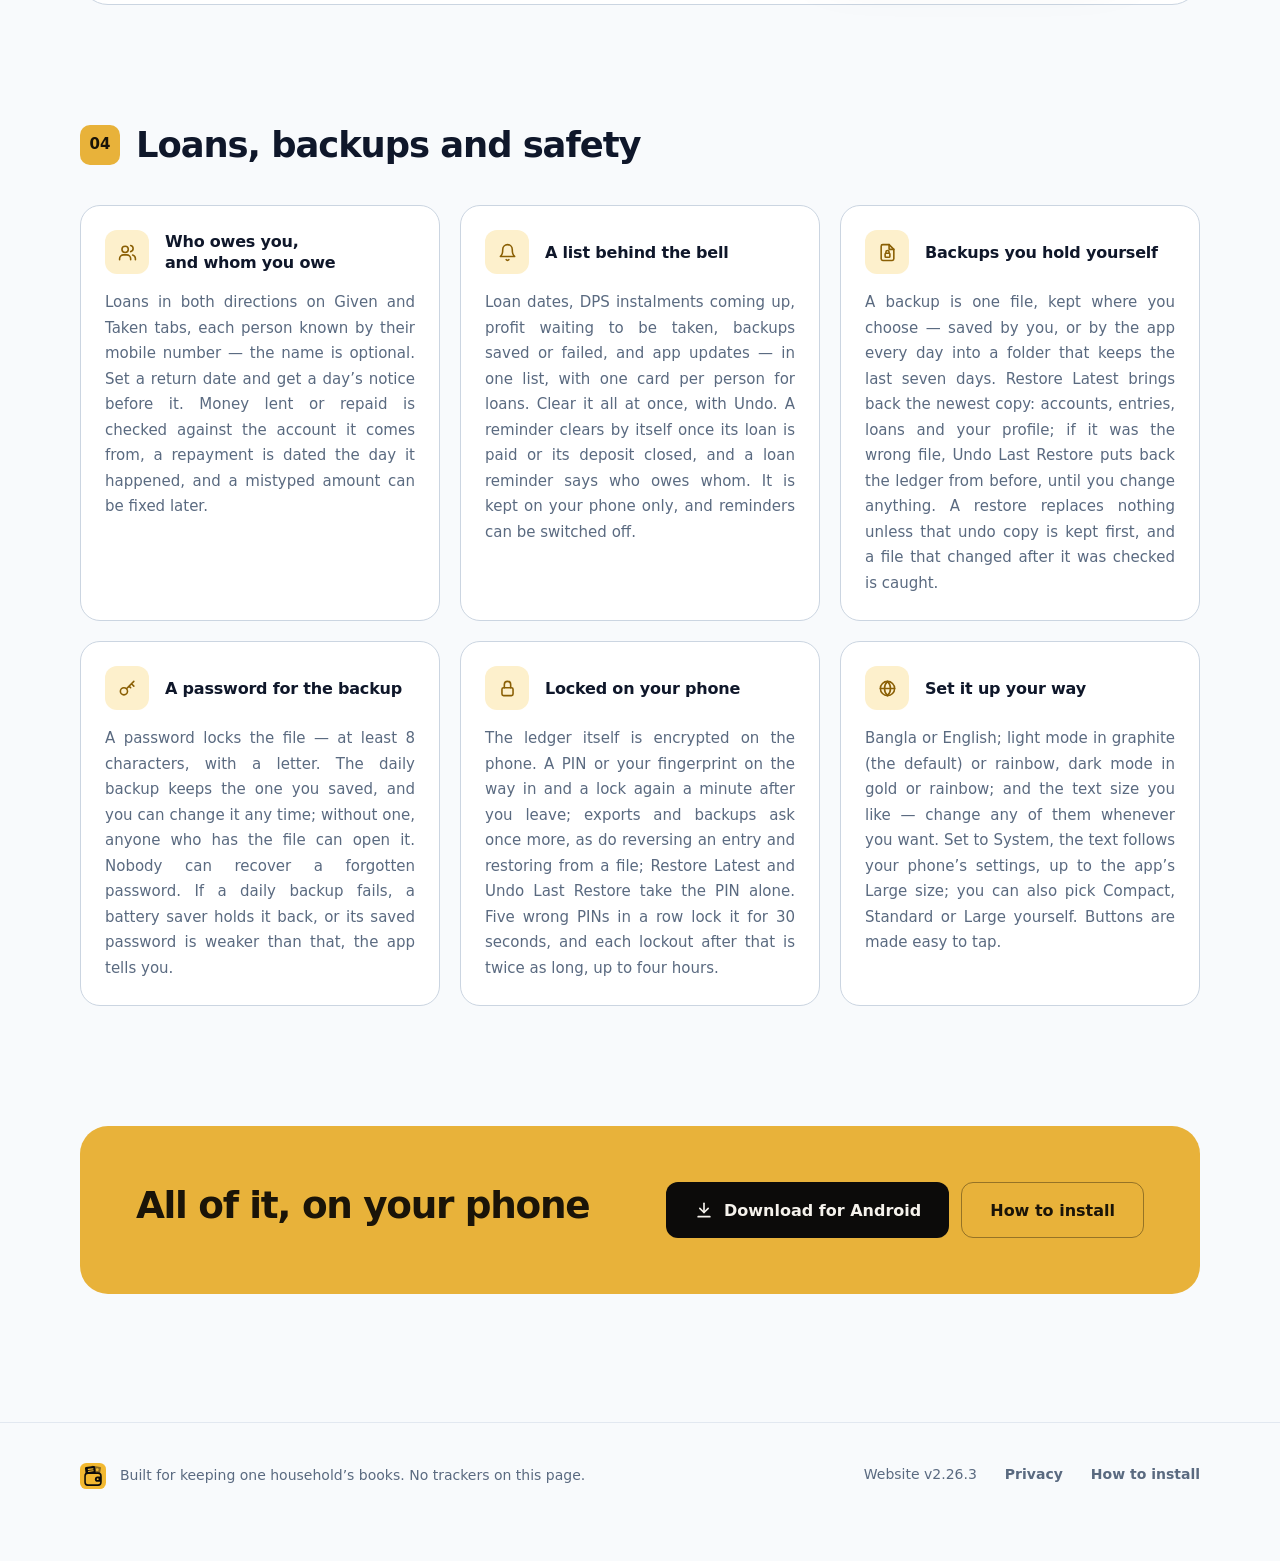
<file: features.html>
<!DOCTYPE html>
<html lang="en">
<head>
<meta charset="utf-8">
<meta http-equiv="Content-Security-Policy" content="default-src 'self'; script-src 'self' 'sha256-YINsEVIltY8kwywLosxWhfq/OS9v4cHQJHI8Og9s/6U='; style-src 'self' https://fonts.googleapis.com; font-src https://fonts.gstatic.com; img-src 'self' data:; connect-src https://api.github.com; base-uri 'none'; form-action 'none'; object-src 'none'">
<meta name="robots" content="noimageindex">
<meta name="viewport" content="width=device-width, initial-scale=1">
<meta name="referrer" content="no-referrer">
<meta name="theme-color" content="#F8FAFC" media="(prefers-color-scheme: light)">
<meta name="theme-color" content="#0C0B0A" media="(prefers-color-scheme: dark)">
<title data-s="docFeatures">What LedgerBook does</title>
<meta name="description" data-s-content="descFeatures" content="Double-entry books, five kinds of entry, analytics, loans, encrypted backups — on your phone, with no account.">

<link rel="icon" href="assets/favicon.svg" type="image/svg+xml">
<link rel="icon" href="assets/favicon-32.png" sizes="32x32">
<link rel="apple-touch-icon" href="assets/apple-touch-icon.png">
<link rel="canonical" href="https://ledgerbookapp.github.io/features.html">

<meta property="og:type" content="website">
<meta property="og:site_name" content="LedgerBook">
<meta property="og:title" content="What LedgerBook does">
<meta property="og:description" content="Double-entry books, five kinds of entry, analytics, loans, encrypted backups — on your phone, with no account.">
<meta property="og:url" content="https://ledgerbookapp.github.io/features.html">
<meta property="og:image" content="https://ledgerbookapp.github.io/assets/og-image.png">
<meta property="og:image:width" content="1200">
<meta property="og:image:height" content="630">
<meta property="og:image:alt" content="LedgerBook: your money, your phone, nobody else. Free, for Android.">
<meta name="twitter:card" content="summary_large_image">
<meta name="twitter:title" content="What LedgerBook does">
<meta name="twitter:description" content="Double-entry books, five kinds of entry, analytics, loans, encrypted backups — on your phone, with no account.">



<!-- Bengali needs a font that has it. Without this the page falls back to whatever the
     phone has, which on a good many Android builds renders matras a step out of place. -->
<link rel="preconnect" href="https://fonts.googleapis.com">
<link rel="preconnect" href="https://fonts.gstatic.com" crossorigin>
<link href="https://fonts.googleapis.com/css2?family=Roboto:wght@400;500;600;700;800&family=JetBrains+Mono:wght@400;500&family=Noto+Sans+Bengali:wght@400;600;700&display=swap" rel="stylesheet">

<!-- Before the stylesheet paints, so a reader who chose the theme that is not their
     system's never sees the other one flash first -- nor the English the page is written
     in, for a reader who chose Bangla (lang-wait in site.css). Small enough to stay inline; a
     separate file would be a round trip in front of the first paint. -->
<script>var d=document.documentElement;function lbShow(){if(!window.LB_READY)d.lang='en';d.classList.remove('lang-wait')}d.classList.add('js');addEventListener('load',function(){if(!window.LB_READY)d.classList.remove('js');lbShow()});try{var t=localStorage.getItem('lb.theme');if(t==='dark'||t==='light')d.dataset.theme=t}catch(e){}var l=null;try{l=localStorage.getItem('lb.lang')}catch(e){}if(l==='bn'){d.lang='bn';d.classList.add('lang-wait');setTimeout(lbShow,3000)}</script>

<link rel="stylesheet" href="assets/site.css">
</head>
<body>
<a class="skip" href="#main" data-s="skipLink">Skip to the content</a>

<header>
  <div class="wrap bar">
    <a class="brand" href="./">
      <picture><source media="(min-resolution: 2dppx)" srcset="assets/logo.svg"><img class="brand-tile" src="assets/favicon.svg" width="32" height="32" alt=""></picture>
      <b data-s="appName">LedgerBook</b>
    </a>
    <nav id="nav">
      <a href="./" data-s="navHome">Home</a>
      <a href="features.html" aria-current="page" data-s="navFeatures">Features</a>
      <a href="install.html" data-s="navInstall">How to install</a>
      <a href="privacy.html" data-s="navPrivacy">Privacy</a>
    </nav>
    <div class="switches">
      <button id="lang" type="button">বাংলা</button>
      <button id="theme" type="button" aria-label="Switch theme">
        <svg class="i-sun" viewBox="0 0 24 24" fill="none" stroke="currentColor" stroke-width="2"
             stroke-linecap="round" aria-hidden="true">
          <circle cx="12" cy="12" r="4"/>
          <path d="M12 2v2M12 20v2M4.9 4.9l1.4 1.4M17.7 17.7l1.4 1.4M2 12h2M20 12h2M4.9 19.1l1.4-1.4M17.7 6.3l1.4-1.4"/>
        </svg>
        <svg class="i-moon" viewBox="0 0 24 24" fill="none" stroke="currentColor" stroke-width="2"
             stroke-linecap="round" stroke-linejoin="round" aria-hidden="true">
          <path d="M21 12.8A9 9 0 1 1 11.2 3a7 7 0 0 0 9.8 9.8z"/>
        </svg>
      </button>
      <a class="btn btn-pill" data-dl href="https://github.com/rayhan27bd/ledgerbook-releases/releases/latest/download/LedgerBook.apk"
         data-s="navDownload">Download</a>
      <button id="menu" type="button" aria-expanded="false" aria-controls="nav" aria-label="Open the menu">
        <svg viewBox="0 0 24 24" fill="none" stroke="currentColor" stroke-width="2"
             stroke-linecap="round" aria-hidden="true">
          <path class="m-top" d="M4 8h16"/><path class="m-bot" d="M4 16h16"/>
        </svg>
      </button>
    </div>
  </div>
</header>

<main id="main" tabindex="-1" class="home feat">

  <!-- -- hero ------------------------------------------------------------------ -->
  <section class="wrap feat-hero">
    <p class="pill-eyebrow" data-s="navFeatures">Features</p>
    <h1 data-s="featTitle">What it does</h1>
    <p class="lead" data-s="featLead">Everything below is in the app today — there is no roadmap on this page, because a feature you cannot use yet is not a feature.</p>
    <div class="jump">
      <a href="#books" data-s="featBooksTitle">Keeping the books</a>
      <a href="#deposits" data-s="featDepTitle">Deposits that earn</a>
      <a href="#see" data-s="featSeeTitle">Seeing where it went</a>
      <a href="#safe" data-s="featKeepTitle">Loans, backups and safety</a>
    </div>
  </section>

  <!-- -- screenshots ----------------------------------------------------------- -->
  <section class="wrap block shots-block">
    <h2 class="sec-title" data-s="shotsTitle">A look at it</h2>
    <p class="sec-sub"><span data-s="shotsLead">Six screens, on a sample ledger made up for the purpose.</span><span class="only-narrow" data-s="shotsSwipe"> Swipe to see them all.</span></p>
    <!-- Six in a row on a wide screen; on a phone the row is wider than the screen and
         scrolls sideways, each frame snapping into place. -->
    <div class="shots-row" tabindex="0" role="region" data-s-label="shotsTitle" aria-label="A look at it">
      <figure class="shot">
        <div class="frame still">
          <img class="s-light" src="assets/screens/app-home-light.webp" data-bn="assets/screens/app-home-light-bn.webp" width="780" height="1736" loading="lazy" alt="">
          <img class="s-dark"  src="assets/screens/app-home-dark.webp" data-bn="assets/screens/app-home-dark-bn.webp"  width="780" height="1736" loading="lazy" alt="">
        </div>
        <figcaption id="cap-1" data-s="shotHome">The first screen</figcaption>
      </figure>
      <figure class="shot">
        <div class="frame still">
          <img class="s-light" src="assets/screens/app-txn-light.webp" data-bn="assets/screens/app-txn-light-bn.webp" width="780" height="1736" loading="lazy" alt="">
          <img class="s-dark"  src="assets/screens/app-txn-dark.webp" data-bn="assets/screens/app-txn-dark-bn.webp"  width="780" height="1736" loading="lazy" alt="">
        </div>
        <figcaption id="cap-2" data-s="shotTxn">Every entry, filtered</figcaption>
      </figure>
      <figure class="shot">
        <div class="frame still">
          <img class="s-light" src="assets/screens/app-accounts-light.webp" data-bn="assets/screens/app-accounts-light-bn.webp" width="780" height="1736" loading="lazy" alt="">
          <img class="s-dark"  src="assets/screens/app-accounts-dark.webp" data-bn="assets/screens/app-accounts-dark-bn.webp"  width="780" height="1736" loading="lazy" alt="">
        </div>
        <figcaption id="cap-3" data-s="shotAccounts">The accounts</figcaption>
      </figure>
      <figure class="shot">
        <div class="frame still">
          <img class="s-light" src="assets/screens/app-loans-light.webp" data-bn="assets/screens/app-loans-light-bn.webp" width="780" height="1736" loading="lazy" alt="">
          <img class="s-dark"  src="assets/screens/app-loans-dark.webp" data-bn="assets/screens/app-loans-dark-bn.webp"  width="780" height="1736" loading="lazy" alt="">
        </div>
        <figcaption id="cap-4" data-s="shotLoans">Who owes whom</figcaption>
      </figure>
      <figure class="shot">
        <div class="frame still">
          <img class="s-light" src="assets/screens/app-analytics-light.webp" data-bn="assets/screens/app-analytics-light-bn.webp" width="780" height="1736" loading="lazy" alt="">
          <img class="s-dark"  src="assets/screens/app-analytics-dark.webp" data-bn="assets/screens/app-analytics-dark-bn.webp"  width="780" height="1736" loading="lazy" alt="">
        </div>
        <figcaption id="cap-5" data-s="shotAnalytics">Where the month went</figcaption>
      </figure>
      <figure class="shot">
        <div class="frame still">
          <img class="s-light" src="assets/screens/app-backup-light.webp" data-bn="assets/screens/app-backup-light-bn.webp" width="780" height="1736" loading="lazy" alt="">
          <img class="s-dark"  src="assets/screens/app-backup-dark.webp" data-bn="assets/screens/app-backup-dark-bn.webp"  width="780" height="1736" loading="lazy" alt="">
        </div>
        <figcaption id="cap-6" data-s="shotBackup">Backup and restore</figcaption>
      </figure>
    </div>
  </section>

  <!-- -- 01 keeping the books -------------------------------------------------- -->
  <section class="wrap block" id="books">
    <h2 class="num-title"><span class="num-badge">01</span><span data-s="featBooksTitle">Keeping the books</span></h2>
    <div class="fcards fcards-4">
      <article class="card fcard">
        <span class="tile"><svg class="ico" viewBox="0 0 24 24" aria-hidden="true"><path d="M3 10.5 12 3l9 7.5"/><path d="M5 9.5V20a1 1 0 0 0 1 1h12a1 1 0 0 0 1-1V9.5"/><path d="M9.5 21v-6h5v6"/></svg></span>
        <h3 data-s="f0Head">What you have, on the first screen</h3>
        <p data-s="f0Body">The app opens on one figure — everything you own less everything you owe — with what others owe you and what you owe beside it, and this month’s income, spending and savings underneath. Income and Expense have their own buttons right there, and the other pages are a tile or the bottom bar away.</p>
      </article>
      <article class="card fcard">
        <span class="tile"><svg class="ico" viewBox="0 0 24 24" aria-hidden="true"><path d="M9 6h11M9 12h11M9 18h11"/><path d="M4 6h.01M4 12h.01M4 18h.01"/></svg></span>
        <h3 data-s="f1Head">Five kinds of entry</h3>
        <p data-s="f1Body">Income, expense, transfer between your own accounts, and cash in or out of the bank — each its own screen, asking only what that entry needs and offering only the accounts that fit it. Type the amount on its card or add ৳500, ৳1,000 or ৳5,000 in a tap, and add up a bill on Expense with + − × ÷.</p>
      </article>
      <article class="card fcard">
        <span class="tile"><svg class="ico" viewBox="0 0 24 24" aria-hidden="true"><path d="M12 3v18M7 21h10M3 7h2c2 0 5-1 7-2 2 1 5 2 7 2h2"/><path d="m16 16 3-8 3 8c-.9.7-1.9 1-3 1s-2.1-.3-3-1z"/><path d="m2 16 3-8 3 8c-.9.7-1.9 1-3 1s-2.1-.3-3-1z"/></svg></span>
        <h3 data-s="f3Head">A trial balance that proves itself</h3>
        <p data-s="f3Body">Every amount is written twice, once on each side. The Trial Balance page adds both sides up and shows them agreeing — so if a total is ever wrong, you find out on that page instead of months later. If a check cannot finish, the page says so and offers Retry.</p>
      </article>
      <article class="card fcard">
        <span class="tile"><svg class="ico" viewBox="0 0 24 24" aria-hidden="true"><circle cx="18" cy="5" r="3"/><circle cx="6" cy="12" r="3"/><circle cx="18" cy="19" r="3"/><path d="m8.6 13.5 6.8 4M15.4 6.5l-6.8 4"/></svg></span>
        <h3 data-s="fShareHead">Share bank and wallet details</h3>
        <p data-s="f2Share">Tap a bank account or wallet with a saved number and share its details from the panel that opens — such as the name, the account number, and a bank’s branch and routing number. Details can be shared in English or Bangla. Tick what to send and preview it first. Your balance is never shared.</p>
      </article>
      <article class="card fcard">
        <span class="tile"><svg class="ico" viewBox="0 0 24 24" aria-hidden="true"><path d="M3 21h18M4 10h16M12 3 4 7.5V10h16V7.5z"/><path d="M6.5 10v8M10 10v8M14 10v8M17.5 10v8"/></svg></span>
        <h3 data-s="f2Head">Bank, cards, wallet, cash and deposits</h3>
        <p data-s="f2Body">Accounts sit in groups — bank, cash, wallet and deposits — each in a colour you choose, with a total per group and one eye that hides all the figures. A credit or debit card shows its network — Visa, Mastercard, American Express or UnionPay — and only the last four digits of its number, though search finds the whole of it. A credit card says what is Due, or the Credit it holds once overpaid.</p>
      </article>
      <article class="card fcard">
        <span class="tile"><svg class="ico" viewBox="0 0 24 24" aria-hidden="true"><path d="M14 3H6a1 1 0 0 0-1 1v16a1 1 0 0 0 1 1h12a1 1 0 0 0 1-1V8z"/><path d="M14 3v5h5"/><path d="M12 11v6M9 14l3 3 3-3"/></svg></span>
        <h3 data-s="fExpHead">Your books, to take away</h3>
        <p data-s="fExpBody">Export a readable PDF report, or a CSV file that opens in Excel with Bangla intact — every transaction your filters keep, not only those on screen; a PDF’s table lists the newest 5,000. Your profile’s phone and email sit under your name, and the heading names the month, the dates or All Time; this month’s runs to today. Each export asks for your PIN or fingerprint first.</p>
      </article>
      <article class="card fcard">
        <span class="tile"><svg class="ico" viewBox="0 0 24 24" aria-hidden="true"><path d="M12 3 4 6v6c0 5 3.4 8 8 9 4.6-1 8-4 8-9V6z"/><path d="m8.5 12 2.5 2.5 4.5-5"/></svg></span>
        <h3 data-s="fCheckHead">Checked before it is saved or deleted</h3>
        <p data-s="fCheckBody">An amount larger than the account holds is stopped before it is saved. Date an entry ahead and it waits out of the balance until its day, and the money it will need is kept for it. An account that still holds money cannot simply vanish: deleting it asks you to move that money first. An account that has gone below ৳0 is named on the Accounts page.</p>
      </article>
      <article class="card fcard">
        <span class="tile"><svg class="ico" viewBox="0 0 24 24" aria-hidden="true"><path d="M9 14 4 9l5-5"/><path d="M4 9h10.5a5.5 5.5 0 0 1 0 11H11"/></svg></span>
        <h3 data-s="fRevHead">Mistakes are reversed, not erased</h3>
        <p data-s="fRevBody">Open an entry and Reverse it — after your PIN or fingerprint, the app adds an opposite entry and both stay in the history. Edit corrects the entry itself and keeps no earlier version. If taking money back would leave a balance below ৳0, the app asks first; an edit that spends more than the account holds is stopped.</p>
      </article>
    </div>
  </section>

  <!-- -- 02 deposits that earn -------------------------------------------------- -->
  <section class="wrap block" id="deposits">
    <div class="see see-rev">
      <div class="see-copy">
        <h2 class="num-title"><span class="num-badge">02</span><span data-s="featDepTitle">Deposits that earn</span></h2>
        <div class="see-list">
          <article class="see-item">
            <span class="tile"><svg class="ico" viewBox="0 0 24 24" aria-hidden="true"><circle cx="12" cy="12" r="9"/><path d="M15 9.5c-.6-1-1.7-1.5-3-1.5-1.7 0-3 .9-3 2.2 0 3 6 1.6 6 4.4 0 1.3-1.3 2.4-3 2.4-1.4 0-2.6-.6-3.2-1.6M12 6v2M12 16.5v1.5"/></svg></span>
            <div><h3 data-s="d0Head">FDR profit, on its own schedule</h3><p data-s="d0Body">An FDR pays its profit into the account you link — every 1, 2, 3 or 4 months or any other number of months you set, all at maturity, or on the day it opens. Source tax comes off at your TIN rate, and each payment is dated to the period it was earned for. If the phone’s clock was set ahead and a profit came before its day, one tap takes it back, and it comes again when it is due.</p></div>
          </article>
          <article class="see-item">
            <span class="tile"><svg class="ico" viewBox="0 0 24 24" aria-hidden="true"><path d="M4 20h16"/><rect x="5" y="13" width="3" height="5" rx=".5"/><rect x="10.5" y="9" width="3" height="9" rx=".5"/><rect x="16" y="5" width="3" height="13" rx=".5"/></svg></span>
            <div><h3 data-s="d1Head">A DPS that grows on itself</h3><p data-s="d1Body">Pay instalments every 1, 2, 3 or 4 months, or any other number of months you set — Pay lights up when one is due, and two unpaid ones raise a warning. Instalments left unpaid can still be paid after maturity; they earn no profit. Each year’s profit joins the deposit, so the next year earns on it too. A matured DPS can be paid back as a monthly pension.</p></div>
          </article>
          <article class="see-item">
            <span class="tile"><svg class="ico" viewBox="0 0 24 24" aria-hidden="true"><path d="M6 2h9l4 4v16l-3-2-2 2-2-2-2 2-2-2-2 2V2z"/><path d="M9 9h6M9 13h6M9 17h3"/></svg></span>
            <div><h3 data-s="d2Head">When the bank sets the rate later</h3><p data-s="d2Body">Some banks declare the final rate afterwards. Keep such a deposit without a rate and take each profit at the amount on your statement; add what the bank pays or takes back once the rate is declared — the app says up front the most it can take back. A DPS without a rate shows its Balance: what you paid in and the profit added, together. A wrong figure can be undone and entered again. Profit the bank adds to an FDR later first covers any excise duty the FDR still owes, as a month’s profit does.</p></div>
          </article>
          <article class="see-item">
            <span class="tile"><svg class="ico" viewBox="0 0 24 24" aria-hidden="true"><path d="M20 12a8 8 0 0 1-14.3 4.9M4 12A8 8 0 0 1 18.3 7.1"/><path d="M18.5 3v4.2h-4.2M5.5 21v-4.2h4.2"/></svg></span>
            <div><h3 data-s="d3Head">Maturity, renewal, early close</h3><p data-s="d3Body">A matured FDR can be renewed where it stands, for a term in months or days. A deposit can also be closed early at a lower rate, with the bank’s fee and excise duty on lines of their own, so you can see where each taka went. A DPS closed early earns on each instalment for the months it was held, from its own due day, and can be closed with the bank’s own figures: turn on Use the Bank’s Figures and enter the profit and the amount taken back as the statement shows — the app says so if the profit is far above its reckoning. An excise duty, a DPS late fee or a closing fee is named for what it is in the list, search, Analytics and the reports, and every entry the app writes for a deposit takes a note of your own.</p></div>
          </article>
        </div>
      </div>
      <!-- The Invest tab: the FDRs and DPSs together, each with its profit, its next date and
           what it comes to (the gallery's 07-Accounts-Tab-Invest; the app version is in
           assets/screens/SOURCE). -->
      <div class="frame frame-lg see-phone still">
        <img class="s-light" src="assets/screens/app-invest-light.webp" data-bn="assets/screens/app-invest-light-bn.webp" width="780" height="1736" loading="lazy" data-s-alt="shotInvest" alt="FDR and DPS together">
        <img class="s-dark"  src="assets/screens/app-invest-dark.webp" data-bn="assets/screens/app-invest-dark-bn.webp"  width="780" height="1736" loading="lazy" data-s-alt="shotInvest" alt="FDR and DPS together">
      </div>
    </div>
  </section>

  <!-- -- 03 seeing where it went ----------------------------------------------- -->
  <section class="wrap block" id="see">
    <div class="see">
      <div class="see-copy">
        <h2 class="num-title"><span class="num-badge">03</span><span data-s="featSeeTitle">Seeing where it went</span></h2>
        <div class="see-list">
          <article class="see-item">
            <span class="tile"><svg class="ico" viewBox="0 0 24 24" aria-hidden="true"><rect x="3" y="5" width="18" height="16" rx="2"/><path d="M3 10h18M8 3v4M16 3v4"/></svg></span>
            <div><h3 data-s="f4Head">A month at a time</h3><p data-s="f4Body">Income against expense, what you saved and what share of what you earned that was, and the categories that took the most — for whichever month you pick, and a coming one once an entry is dated in it. The month’s card turns gold when it saved and red when it overspent, so you know before you read a figure. The daily average counts a finished month over all its days, and this one over the days so far; a month not yet begun shows none.</p></div>
          </article>
          <article class="see-item">
            <span class="tile"><svg class="ico" viewBox="0 0 24 24" aria-hidden="true"><path d="M4 8h15l-4-4M20 16H5l4 4"/></svg></span>
            <div><h3 data-s="f5Head">Which account did the work</h3><p data-s="f5Body">Money in and money out for each account side by side, each marked in its own colour, so you can see which one everything actually runs through and which is just sitting there. Tabs pick out the accounts money came into, the ones it left and the ones it did not touch, counted in green, red and blue.</p></div>
          </article>
        </div>
      </div>
      <!-- Money Flow, the page this section's second card describes (the gallery's
           06-Money-Flow). The month's own page is already the fifth screen above. -->
      <div class="frame frame-lg see-phone still">
        <img class="s-light" src="assets/screens/app-flow-light.webp" data-bn="assets/screens/app-flow-light-bn.webp" width="780" height="1736" loading="lazy" data-s-alt="shotFlow" alt="Money in and out, account by account">
        <img class="s-dark"  src="assets/screens/app-flow-dark.webp" data-bn="assets/screens/app-flow-dark-bn.webp"  width="780" height="1736" loading="lazy" data-s-alt="shotFlow" alt="Money in and out, account by account">
      </div>
    </div>
  </section>

  <!-- -- 04 keeping it safe ---------------------------------------------------- -->
  <section class="wrap block" id="safe">
    <h2 class="num-title"><span class="num-badge">04</span><span data-s="featKeepTitle">Loans, backups and safety</span></h2>
    <div class="fcards fcards-6">
      <article class="card fcard">
        <span class="tile"><svg class="ico" viewBox="0 0 24 24" aria-hidden="true"><circle cx="9" cy="8" r="4"/><path d="M2 21v-1a5 5 0 0 1 5-5h4a5 5 0 0 1 5 5v1"/><path d="M16 3.1a4 4 0 0 1 0 7.8M22 21v-1a5 5 0 0 0-3.5-4.8"/></svg></span>
        <h3 data-s="f6Head">Who owes you, and whom you owe</h3>
        <p data-s="f6Body">Loans in both directions on Given and Taken tabs, each person known by their mobile number — the name is optional. Set a return date and get a day’s notice before it. Money lent or repaid is checked against the account it comes from, a repayment is dated the day it happened, and a mistyped amount can be fixed later.</p>
      </article>
      <article class="card fcard">
        <span class="tile"><svg class="ico" viewBox="0 0 24 24" aria-hidden="true"><path d="M6 8a6 6 0 0 1 12 0c0 7 3 9 3 9H3s3-2 3-9"/><path d="M10.3 21a2 2 0 0 0 3.4 0"/></svg></span>
        <h3 data-s="f9Head">A list behind the bell</h3>
        <p data-s="f9Body">Loan dates, DPS instalments coming up, profit waiting to be taken, backups saved or failed, and app updates — in one list, with one card per person for loans. Clear it all at once, with Undo. A reminder clears by itself once its loan is paid or its deposit closed, and a loan reminder says who owes whom. It is kept on your phone only, and reminders can be switched off.</p>
      </article>
      <article class="card fcard">
        <span class="tile"><svg class="ico" viewBox="0 0 24 24" aria-hidden="true"><path d="M14 2H6a2 2 0 0 0-2 2v16a2 2 0 0 0 2 2h12a2 2 0 0 0 2-2V8z"/><path d="M14 2v6h6"/><rect x="9" y="13" width="6" height="5" rx="1"/><path d="M10 13v-1.5a2 2 0 0 1 4 0V13"/></svg></span>
        <h3 data-s="f7Head">Backups you hold yourself</h3>
        <p data-s="f7Body">A backup is one file, kept where you choose — saved by you, or by the app every day into a folder that keeps the last seven days. Restore Latest brings back the newest copy: accounts, entries, loans and your profile; if it was the wrong file, Undo Last Restore puts back the ledger from before, until you change anything. A restore replaces nothing unless that undo copy is kept first, and a file that changed after it was checked is caught.</p>
      </article>
      <article class="card fcard">
        <span class="tile"><svg class="ico" viewBox="0 0 24 24" aria-hidden="true"><circle cx="7.5" cy="15.5" r="4.5"/><path d="m10.7 12.3 9.3-9.3M17 6l3 3M14 9l2 2"/></svg></span>
        <h3 data-s="fPassHead">A password for the backup</h3>
        <p data-s="f7Pass">A password locks the file — at least 8 characters, with a letter. The daily backup keeps the one you saved, and you can change it any time; without one, anyone who has the file can open it. Nobody can recover a forgotten password. If a daily backup fails, a battery saver holds it back, or its saved password is weaker than that, the app tells you.</p>
      </article>
      <article class="card fcard">
        <span class="tile"><svg class="ico" viewBox="0 0 24 24" aria-hidden="true"><rect x="5" y="11" width="14" height="10" rx="2"/><path d="M8 11V7a4 4 0 0 1 8 0v4"/></svg></span>
        <h3 data-s="f8Head">Locked on your phone</h3>
        <p data-s="f8Body">The ledger itself is encrypted on the phone. A PIN or your fingerprint on the way in and a lock again a minute after you leave; exports and backups ask once more, as do reversing an entry and restoring from a file; Restore Latest and Undo Last Restore take the PIN alone. Five wrong PINs in a row lock it for 30 seconds, and each lockout after that is twice as long, up to four hours.</p>
      </article>
      <article class="card fcard">
        <span class="tile"><svg class="ico" viewBox="0 0 24 24" aria-hidden="true"><circle cx="12" cy="12" r="9"/><path d="M3 12h18M12 3c2.5 2.5 3.8 5.5 3.8 9s-1.3 6.5-3.8 9c-2.5-2.5-3.8-5.5-3.8-9S9.5 5.5 12 3z"/></svg></span>
        <h3 data-s="fLookHead">Set it up your way</h3>
        <p data-s="fLookBody">Bangla or English; light mode in graphite (the default) or rainbow, dark mode in gold or rainbow; and the text size you like — change any of them whenever you want. Set to System, the text follows your phone’s settings, up to the app’s Large size; you can also pick Compact, Standard or Large yourself. Buttons are made easy to tap.</p>
      </article>
    </div>
  </section>

  <!-- -- the band ---------------------------------------------------------------- -->
  <section class="wrap block">
    <div class="band band-row">
      <div>
        <h2 data-s="featCta">All of it, on your phone</h2>
        <p class="band-meta"><span class="only-wide" data-rel="line"></span><span class="only-narrow" data-rel="lineShort"></span></p>
      </div>
      <div class="band-cta">
        <a class="btn btn-lg btn-dark" id="dl" href="https://github.com/rayhan27bd/ledgerbook-releases/releases/latest/download/LedgerBook.apk">
          <svg class="ico" viewBox="0 0 24 24" aria-hidden="true"><path d="M12 4v11"/><path d="m7 10 5 5 5-5"/><path d="M5 20h14"/></svg>
          <span data-dl-label>Download for Android</span>
        </a>
        <a class="btn btn-lg btn-ghost" href="install.html" data-s="navInstall">How to install</a>
      </div>
    </div>
  </section>

</main>



<footer>
  <div class="wrap foot">
    <div class="foot-note">
      <img class="brand-tile brand-tile-sm" src="assets/favicon.svg" width="26" height="26" alt="">
      <b class="foot-name" data-s="appName">LedgerBook</b>
      <p data-s="footerNote">Built for keeping one household’s books. No trackers on this page.</p>
    </div>
    <p class="foot-links">
      <span class="foot-ver" data-site-version>Website v2.26.3</span>
      <a href="privacy.html" data-s="navPrivacy">Privacy</a>
      <a href="install.html" data-s="navInstall">How to install</a>
    </p>
  </div>
</footer>

<script src="assets/strings.js"></script>
<script src="assets/site.js"></script>
</body>
</html>
</file>
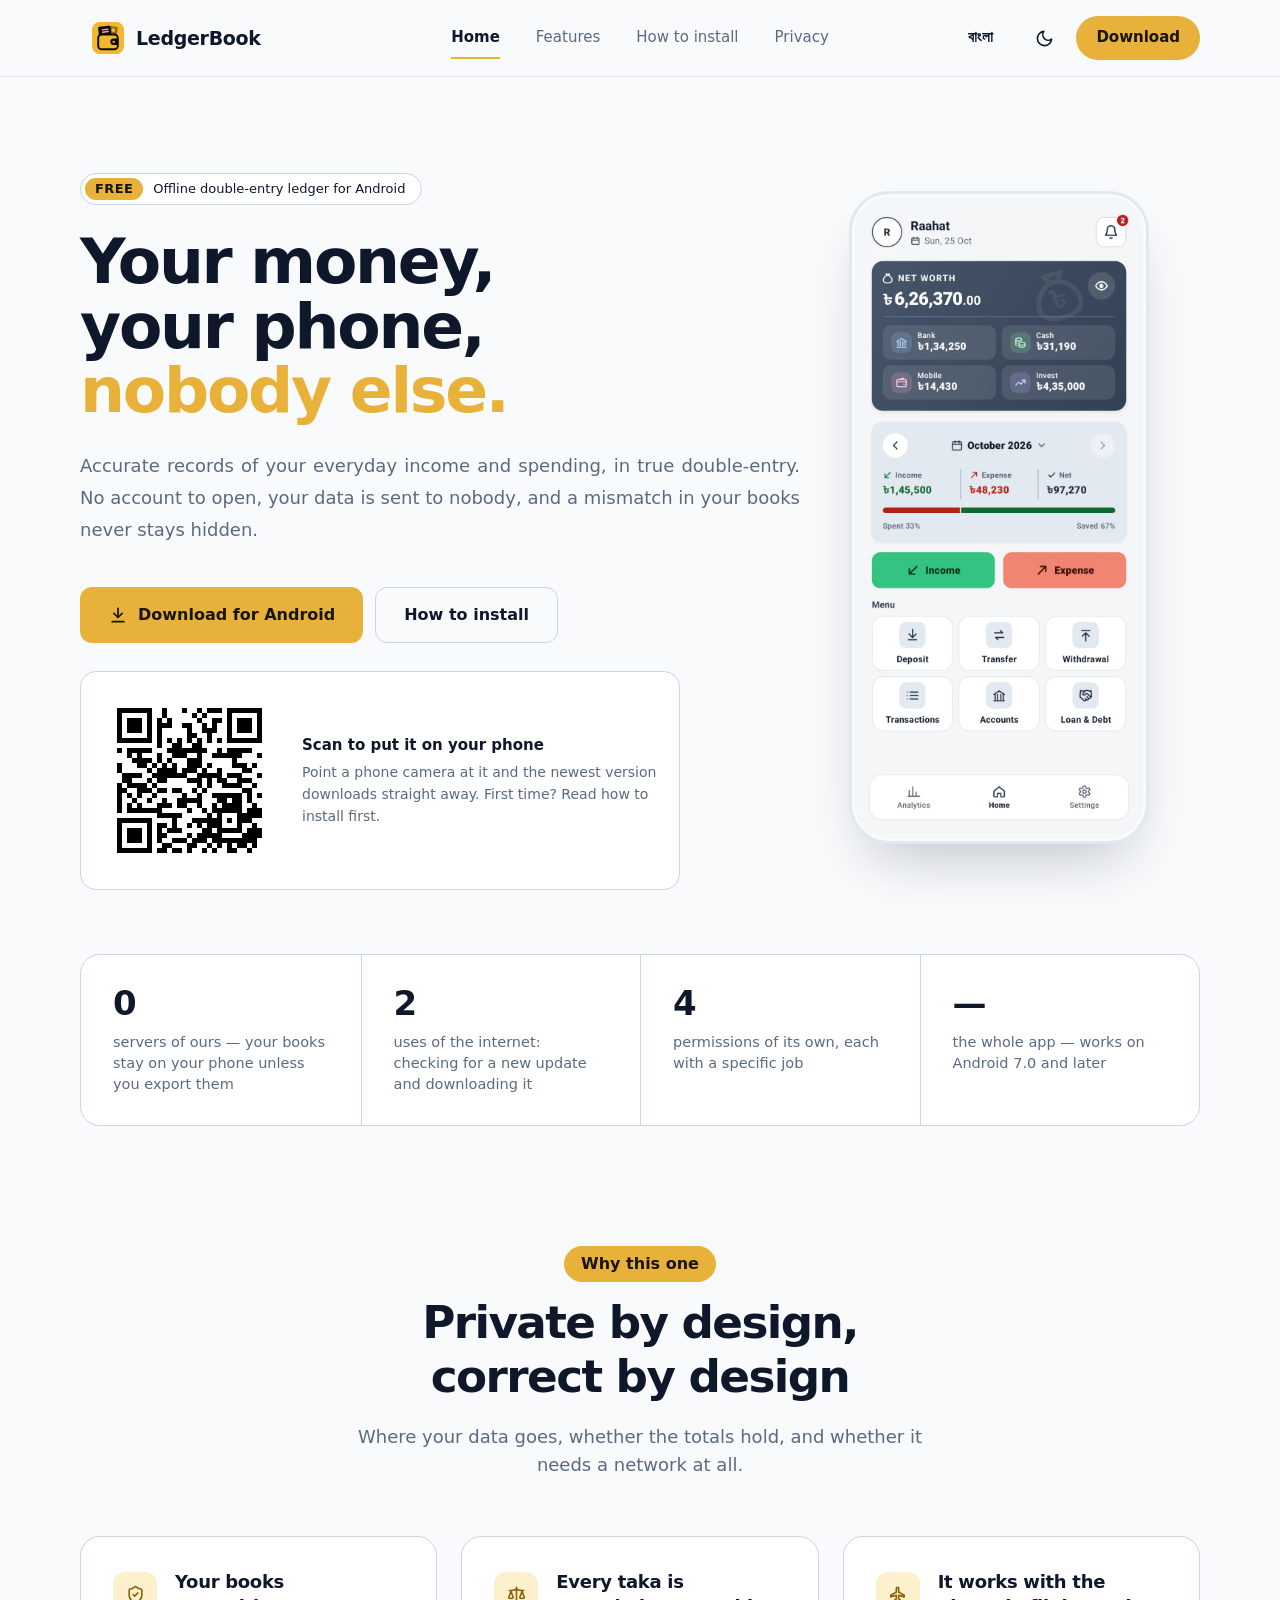
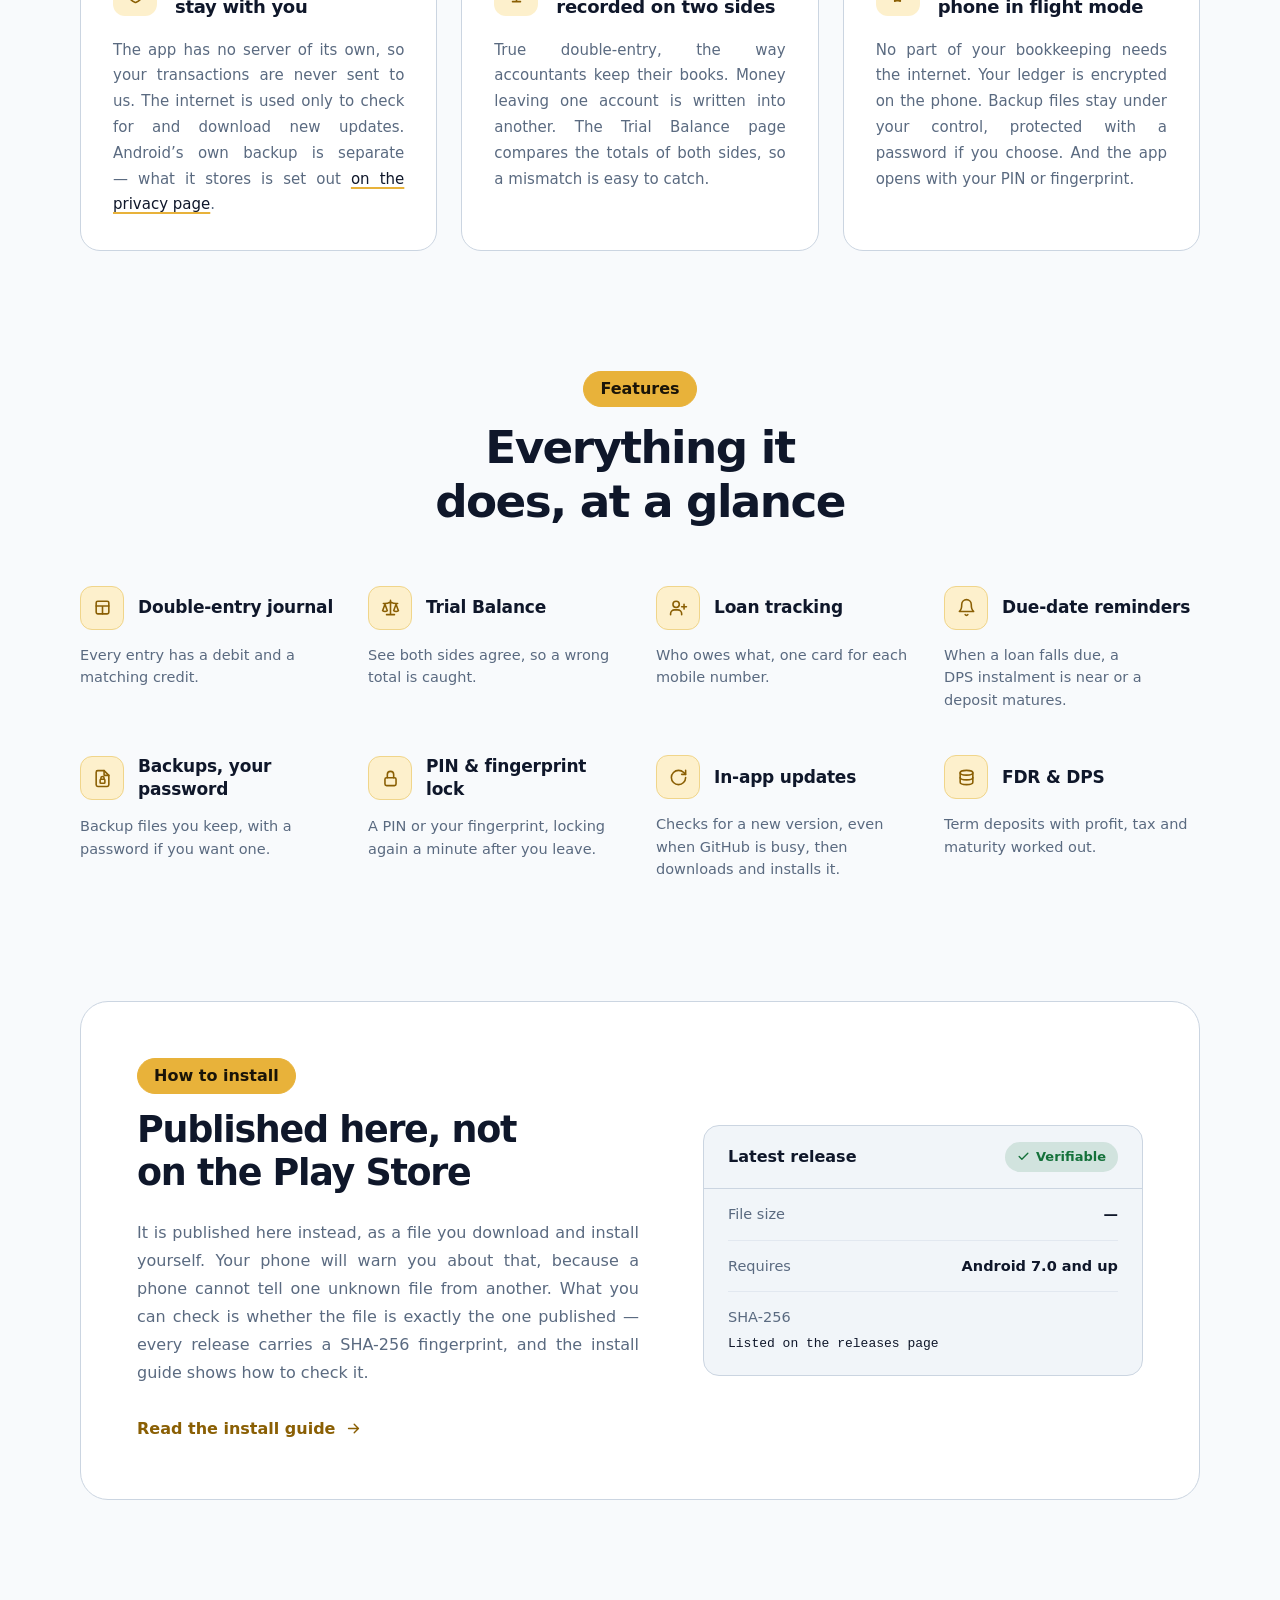
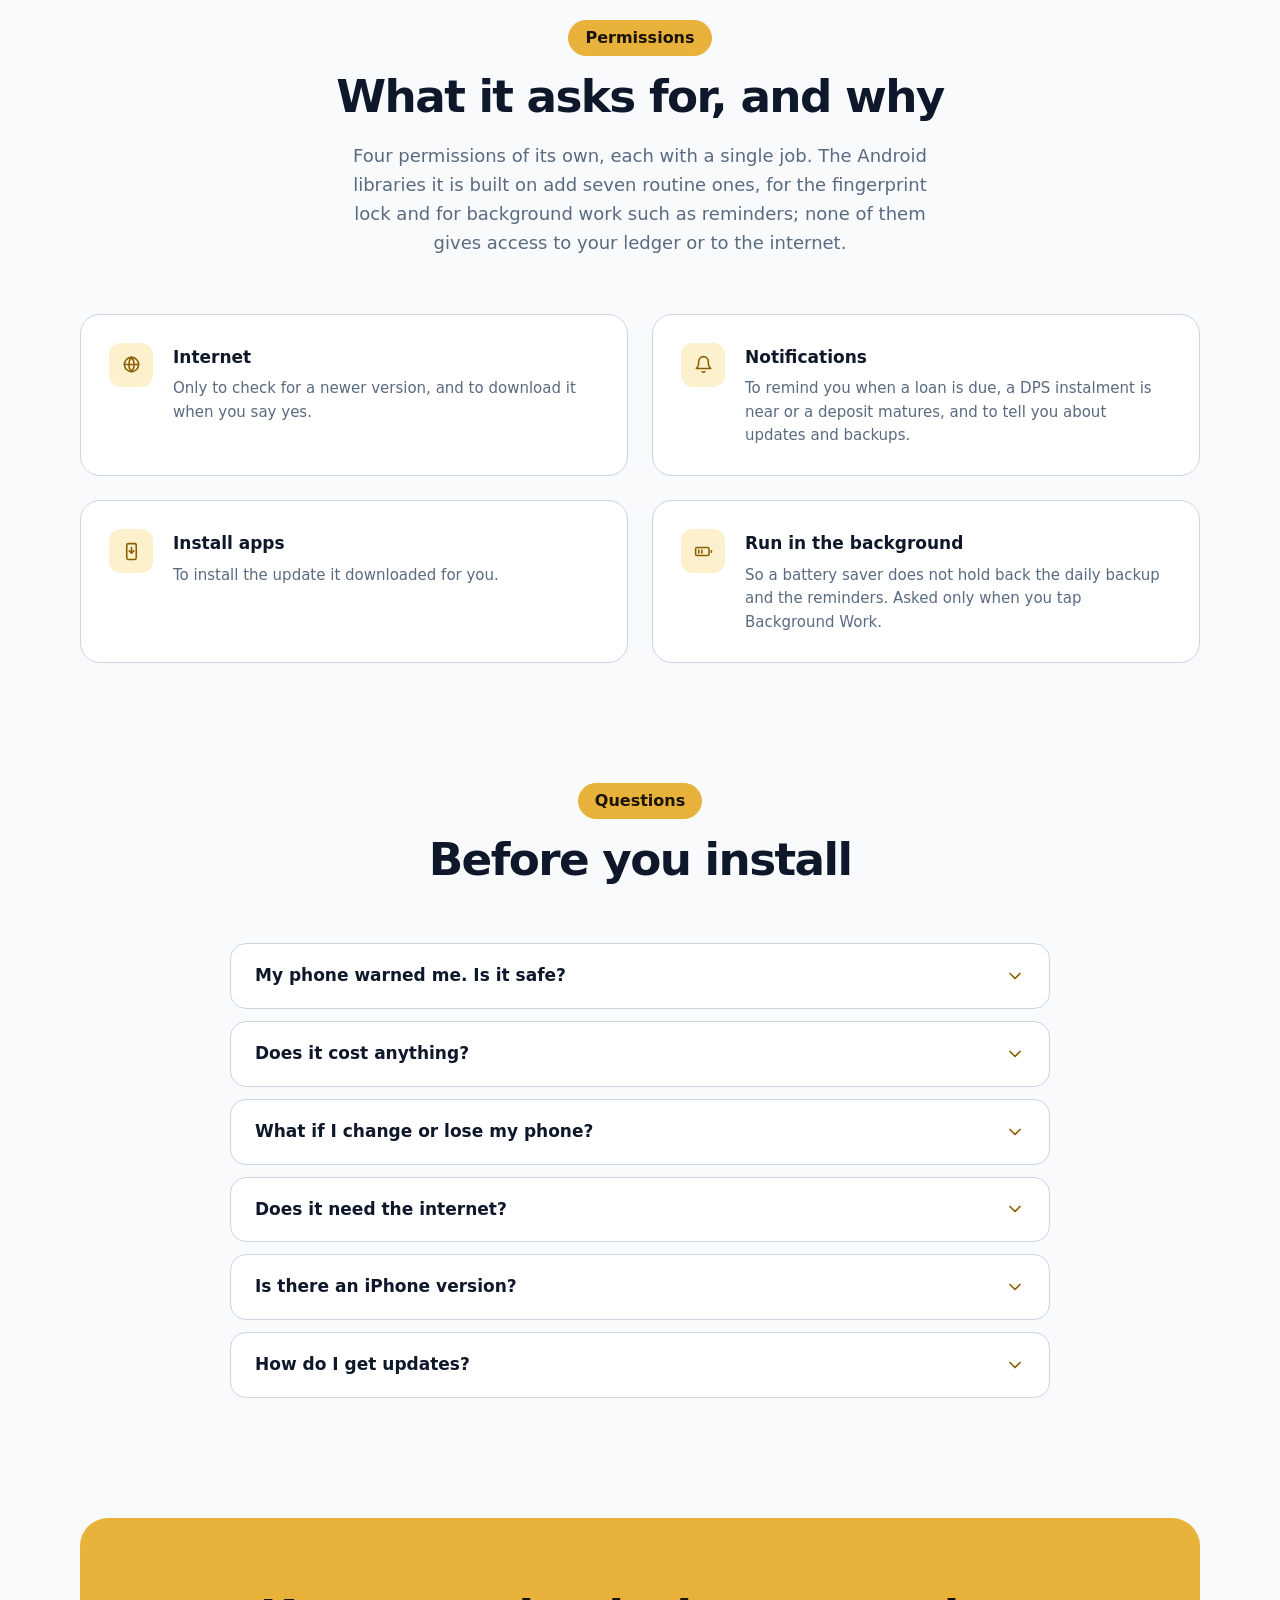
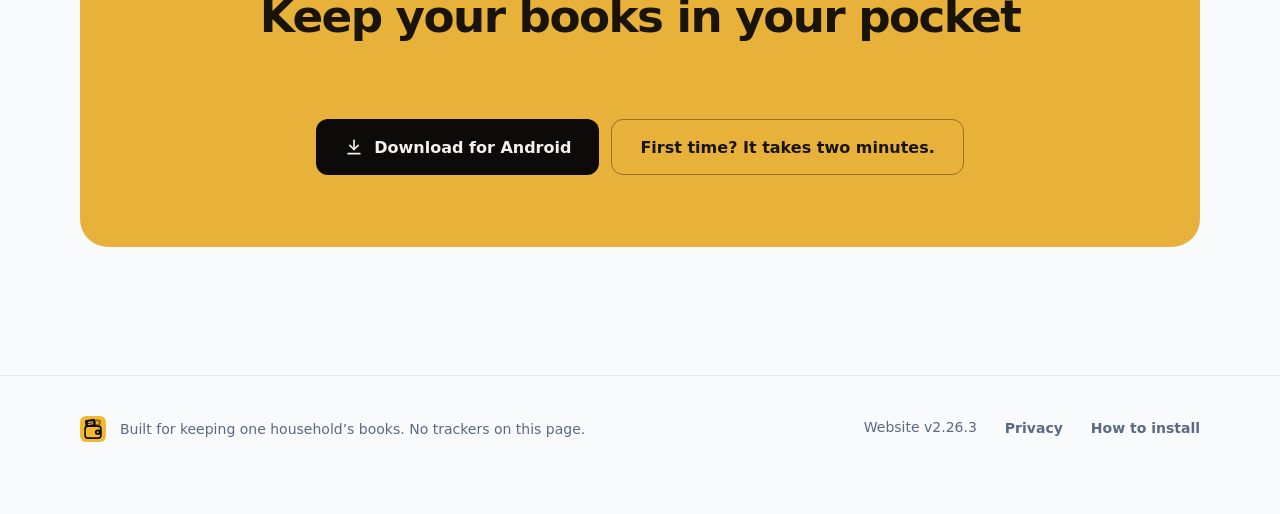
<file: get.html>
<!DOCTYPE html>
<html lang="en">
<head>
<meta charset="utf-8">
<meta http-equiv="Content-Security-Policy" content="default-src 'self'; script-src 'self' 'sha256-YINsEVIltY8kwywLosxWhfq/OS9v4cHQJHI8Og9s/6U=' 'sha256-hv66zmoyogZekPnS0ktGXg2W4qoG/2M9OOaGKo+4fQs='; style-src 'self' https://fonts.googleapis.com; font-src https://fonts.gstatic.com; img-src 'self' data:; connect-src https://api.github.com; base-uri 'none'; form-action 'none'; object-src 'none'">
<meta name="viewport" content="width=device-width, initial-scale=1">
<meta name="referrer" content="no-referrer">
<meta name="theme-color" content="#F8FAFC" media="(prefers-color-scheme: light)">
<meta name="theme-color" content="#0C0B0A" media="(prefers-color-scheme: dark)">
<title data-s="docGet">Downloading LedgerBook</title>
<meta name="robots" content="noindex">

<!--
  Where the QR code on the home page points. A printed square cannot name a file whose
  name carries the version number -- LedgerBook_v1.1.89.apk today, _v1.1.90 after the
  next release -- so it names this page instead, and this page asks the releases API
  which file is newest and hands the phone straight to it. The code never changes and
  never goes stale.

  If the API does not answer (offline, rate limited, blocked) the reader is sent to
  releases/latest/download/LedgerBook.apk, which every release from app 2.0.7 carries and
  GitHub keeps pointed at the newest; and the links below are there for anyone whose phone
  does not follow the redirect.
-->
<link rel="icon" href="assets/favicon.svg" type="image/svg+xml">
<link rel="icon" href="assets/favicon-32.png" sizes="32x32">

<link rel="preconnect" href="https://fonts.googleapis.com">
<link rel="preconnect" href="https://fonts.gstatic.com" crossorigin>
<link href="https://fonts.googleapis.com/css2?family=Roboto:wght@400;500;600;700;800&family=JetBrains+Mono:wght@400;500&family=Noto+Sans+Bengali:wght@400;600;700&display=swap" rel="stylesheet">

<script>var d=document.documentElement;function lbShow(){if(!window.LB_READY)d.lang='en';d.classList.remove('lang-wait')}d.classList.add('js');addEventListener('load',function(){if(!window.LB_READY)d.classList.remove('js');lbShow()});try{var t=localStorage.getItem('lb.theme');if(t==='dark'||t==='light')d.dataset.theme=t}catch(e){}var l=null;try{l=localStorage.getItem('lb.lang')}catch(e){}if(l==='bn'){d.lang='bn';d.classList.add('lang-wait');setTimeout(lbShow,3000)}</script>

<link rel="stylesheet" href="assets/site.css">
</head>
<body>

<main>
  <div class="wrap">
    <section class="hero">
      <h1 data-s="getTitle">Downloading LedgerBook…</h1>
      <p class="lead" data-s="getLead">Finding the newest version. The download starts by itself — if it does not, use the button below.</p>
      <div class="cta">
        <a class="btn" id="dl" href="https://github.com/rayhan27bd/ledgerbook-releases/releases/latest/download/LedgerBook.apk">Download for Android</a>
        <a class="btn btn-quiet" href="install.html" data-s="navInstall">How to install</a>
      </div>
      <p class="meta" id="dl-meta"></p>
    </section>
  </div>
</main>

<script src="assets/strings.js"></script>
<script src="assets/site.js"></script>
<script>
  // site.js registered its own start-up first, so releaseReady is the live lookup by the
  // time this runs. replace(), not assign(): Back from the download should not land here
  // and start a second one.
  document.addEventListener('DOMContentLoaded', () => {
    let gone = false;
    const go = (url) => { if (!gone) { gone = true; location.replace(url); } };
    // An iPhone or a computer that scans the code has no use for an APK: it goes to the
    // home page, which says what the app is and what it runs on.
    if (!ON_ANDROID) { go('./'); return; }
    // The lookup has no timeout of its own; a phone on a bad connection should not stare
    // at this page for a minute before being sent somewhere useful. If a release is
    // already known from an earlier visit, that is a better place to land than the
    // releases page when the lookup is merely slow.
    setTimeout(() => go(release ? release.url : LATEST_APK), 8000);
    releaseReady.then(() => {
      // The page stays on screen while the file comes down, so it can say what to
      // expect at the end of it. Either address is the file now, so the note is always true.
      showDownloadNote();
      go(release ? release.url : LATEST_APK);
    });
  });
</script>
</body>
</html>
</file>
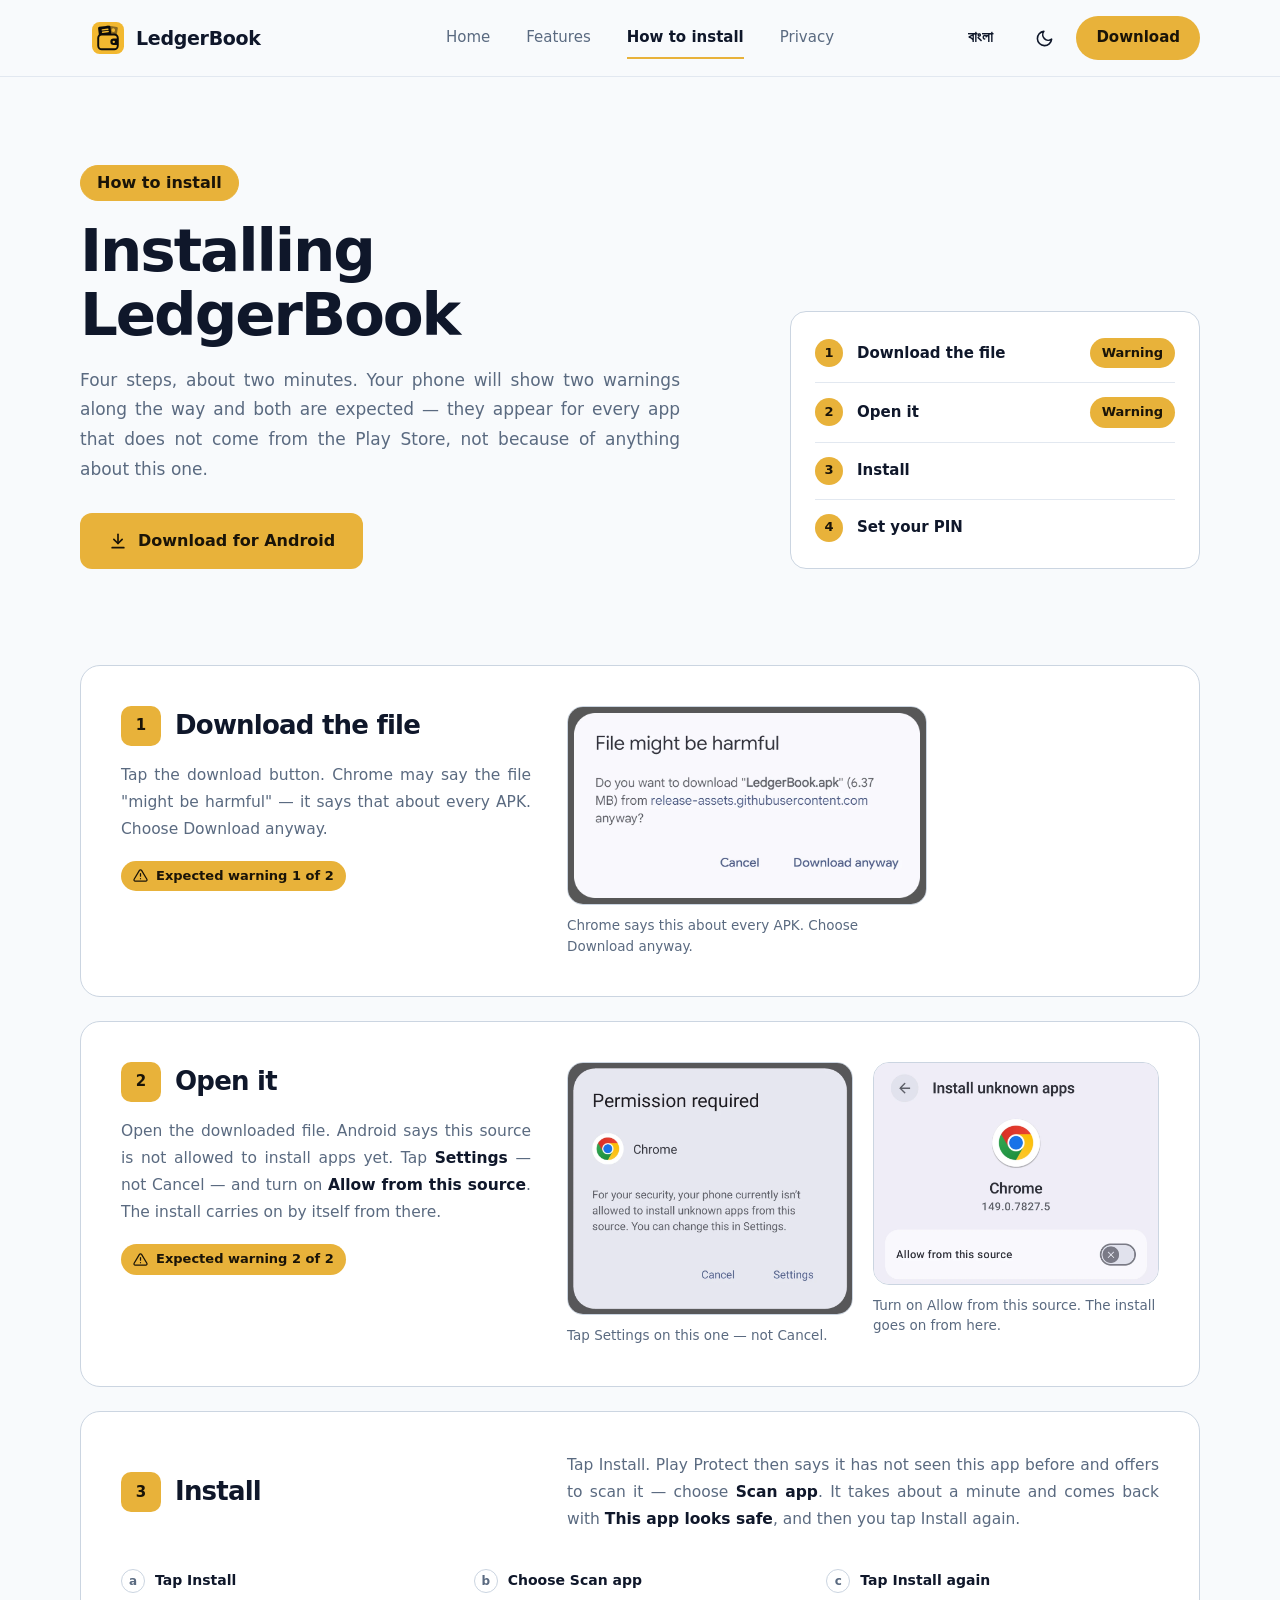
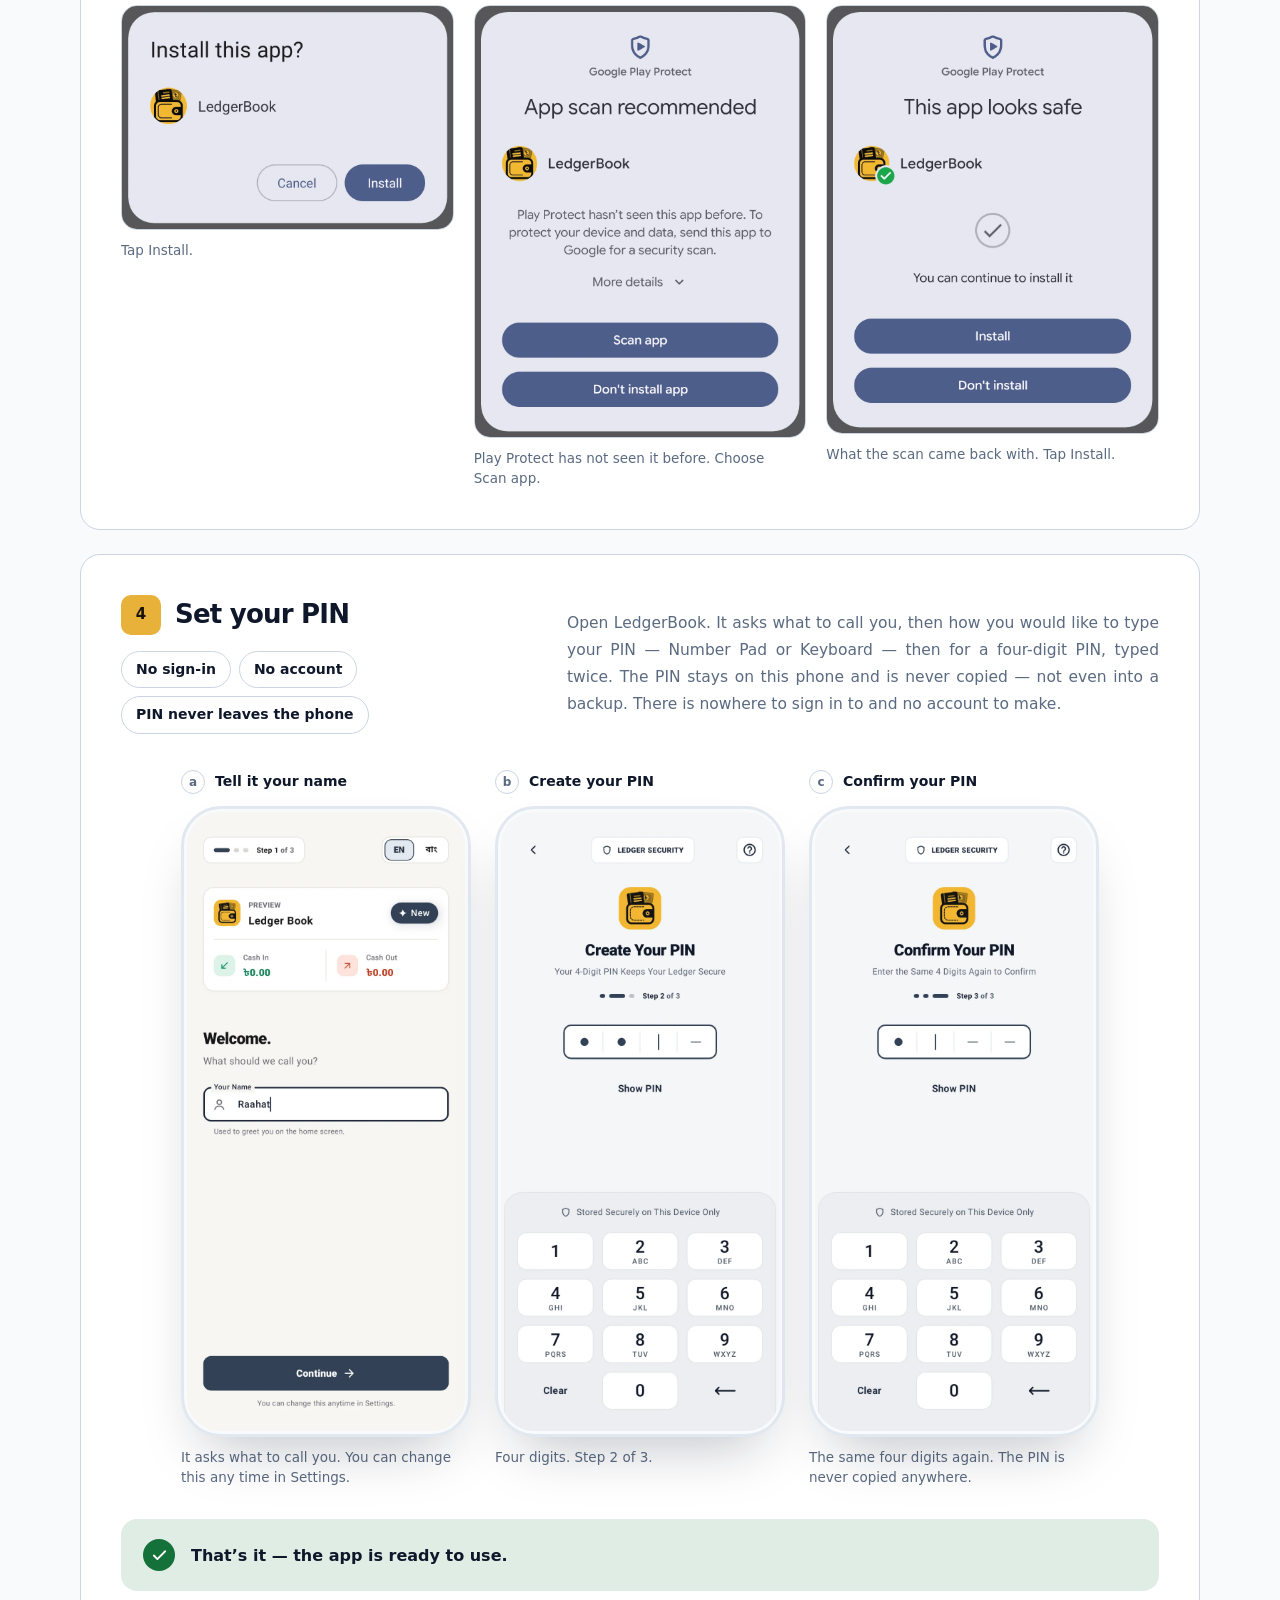
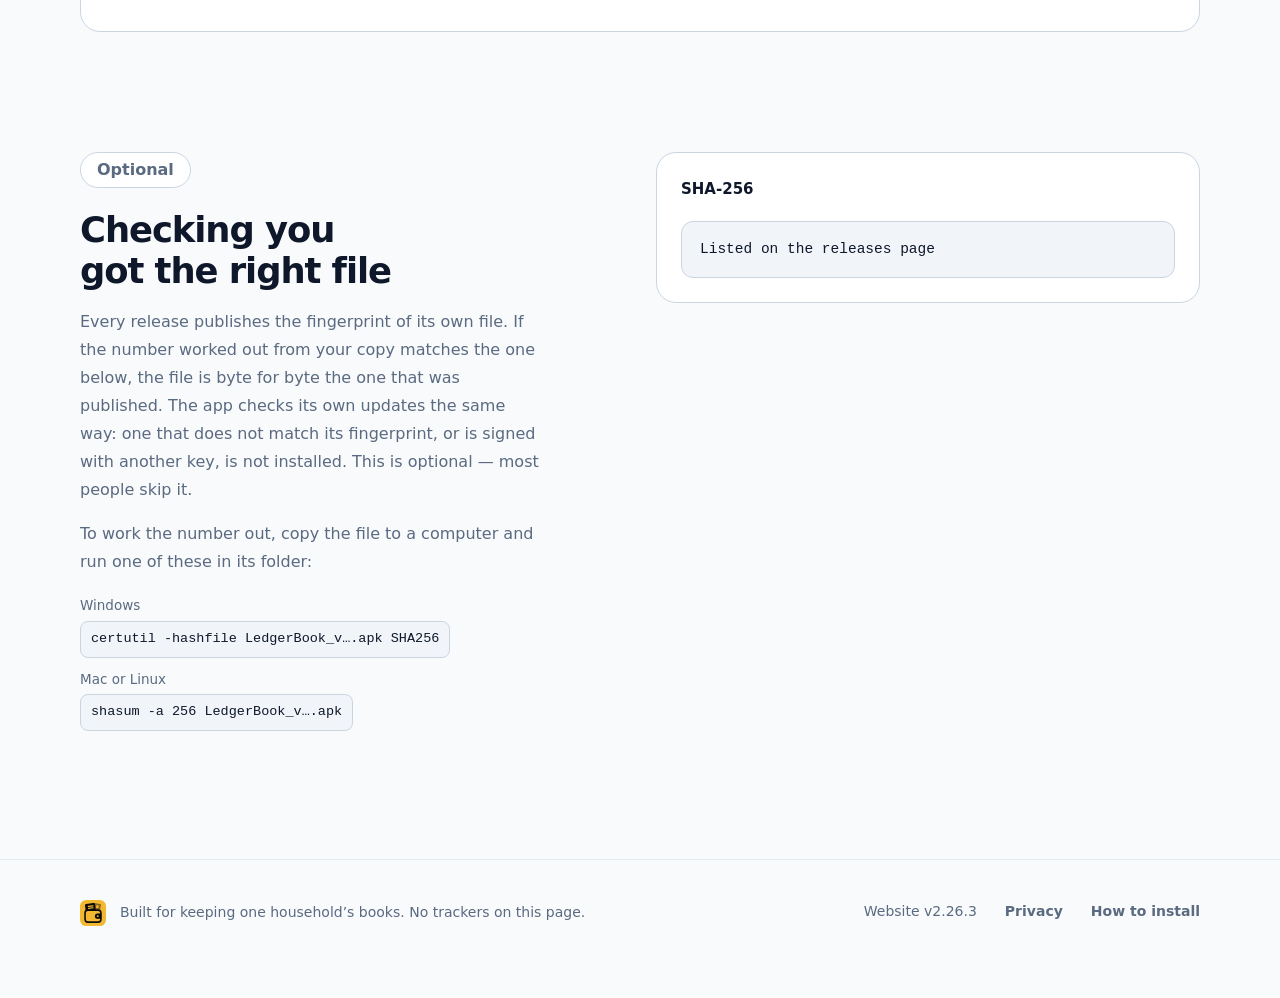
<file: install.html>
<!DOCTYPE html>
<html lang="en">
<head>
<meta charset="utf-8">
<meta http-equiv="Content-Security-Policy" content="default-src 'self'; script-src 'self' 'sha256-YINsEVIltY8kwywLosxWhfq/OS9v4cHQJHI8Og9s/6U='; style-src 'self' https://fonts.googleapis.com; font-src https://fonts.gstatic.com; img-src 'self' data:; connect-src https://api.github.com; base-uri 'none'; form-action 'none'; object-src 'none'">
<meta name="robots" content="noimageindex">
<meta name="viewport" content="width=device-width, initial-scale=1">
<meta name="referrer" content="no-referrer">
<meta name="theme-color" content="#F8FAFC" media="(prefers-color-scheme: light)">
<meta name="theme-color" content="#0C0B0A" media="(prefers-color-scheme: dark)">
<title data-s="installTitle">Installing LedgerBook</title>
<meta name="description" data-s-content="descInstall" content="Four steps to install LedgerBook on Android, and what the two warnings along the way mean.">

<link rel="icon" href="assets/favicon.svg" type="image/svg+xml">
<link rel="icon" href="assets/favicon-32.png" sizes="32x32">
<link rel="apple-touch-icon" href="assets/apple-touch-icon.png">
<link rel="canonical" href="https://ledgerbookapp.github.io/install.html">

<meta property="og:type" content="website">
<meta property="og:site_name" content="LedgerBook">
<meta property="og:title" content="Installing LedgerBook">
<meta property="og:description" content="Four steps to install LedgerBook on Android, and what the two warnings along the way mean.">
<meta property="og:url" content="https://ledgerbookapp.github.io/install.html">
<meta property="og:image" content="https://ledgerbookapp.github.io/assets/og-image.png">
<meta property="og:image:width" content="1200">
<meta property="og:image:height" content="630">
<meta property="og:image:alt" content="LedgerBook: your money, your phone, nobody else. Free, for Android.">
<meta name="twitter:card" content="summary_large_image">
<meta name="twitter:title" content="Installing LedgerBook">
<meta name="twitter:description" content="Four steps to install LedgerBook on Android, and what the two warnings along the way mean.">


<link rel="preconnect" href="https://fonts.googleapis.com">
<link rel="preconnect" href="https://fonts.gstatic.com" crossorigin>
<link href="https://fonts.googleapis.com/css2?family=Roboto:wght@400;500;600;700;800&family=JetBrains+Mono:wght@400;500&family=Noto+Sans+Bengali:wght@400;600;700&display=swap" rel="stylesheet">

<!-- Before the stylesheet paints, so a reader who chose the theme that is not their
     system's never sees the other one flash first -- nor the English the page is written
     in, for a reader who chose Bangla (lang-wait in site.css). Small enough to stay inline; a
     separate file would be a round trip in front of the first paint. -->
<script>var d=document.documentElement;function lbShow(){if(!window.LB_READY)d.lang='en';d.classList.remove('lang-wait')}d.classList.add('js');addEventListener('load',function(){if(!window.LB_READY)d.classList.remove('js');lbShow()});try{var t=localStorage.getItem('lb.theme');if(t==='dark'||t==='light')d.dataset.theme=t}catch(e){}var l=null;try{l=localStorage.getItem('lb.lang')}catch(e){}if(l==='bn'){d.lang='bn';d.classList.add('lang-wait');setTimeout(lbShow,3000)}</script>

<link rel="stylesheet" href="assets/site.css">
</head>
<body>
<a class="skip" href="#main" data-s="skipLink">Skip to the content</a>

<header>
  <div class="wrap bar">
    <a class="brand" href="./">
      <picture><source media="(min-resolution: 2dppx)" srcset="assets/logo.svg"><img class="brand-tile" src="assets/favicon.svg" width="32" height="32" alt=""></picture>
      <b data-s="appName">LedgerBook</b>
    </a>
    <nav id="nav">
      <a href="./" data-s="navHome">Home</a>
      <a href="features.html" data-s="navFeatures">Features</a>
      <a href="install.html" aria-current="page" data-s="navInstall">How to install</a>
      <a href="privacy.html" data-s="navPrivacy">Privacy</a>
    </nav>
    <div class="switches">
      <button id="lang" type="button">বাংলা</button>
      <button id="theme" type="button" aria-label="Switch theme">
        <svg class="i-sun" viewBox="0 0 24 24" fill="none" stroke="currentColor" stroke-width="2"
             stroke-linecap="round" aria-hidden="true">
          <circle cx="12" cy="12" r="4"/>
          <path d="M12 2v2M12 20v2M4.9 4.9l1.4 1.4M17.7 17.7l1.4 1.4M2 12h2M20 12h2M4.9 19.1l1.4-1.4M17.7 6.3l1.4-1.4"/>
        </svg>
        <svg class="i-moon" viewBox="0 0 24 24" fill="none" stroke="currentColor" stroke-width="2"
             stroke-linecap="round" stroke-linejoin="round" aria-hidden="true">
          <path d="M21 12.8A9 9 0 1 1 11.2 3a7 7 0 0 0 9.8 9.8z"/>
        </svg>
      </button>
      <a class="btn btn-pill" data-dl href="https://github.com/rayhan27bd/ledgerbook-releases/releases/latest/download/LedgerBook.apk"
         data-s="navDownload">Download</a>
      <button id="menu" type="button" aria-expanded="false" aria-controls="nav" aria-label="Open the menu">
        <svg viewBox="0 0 24 24" fill="none" stroke="currentColor" stroke-width="2"
             stroke-linecap="round" aria-hidden="true">
          <path class="m-top" d="M4 8h16"/><path class="m-bot" d="M4 16h16"/>
        </svg>
      </button>
    </div>
  </div>
</header>

<main id="main" tabindex="-1" class="home inst">

  <!-- -- hero: the words and the button on the left, the four steps as a list on the right -->
  <section class="wrap inst-hero">
    <div class="inst-hero-copy">
      <p class="pill-eyebrow" data-s="navInstall">How to install</p>
      <h1 data-s="installTitle">Installing LedgerBook</h1>
      <p class="lead" data-s="installLead">Four steps, about two minutes. Your phone will show two warnings along the way and both are expected — they appear for every app that does not come from the Play Store, not because of anything about this one.</p>
      <div class="inst-cta">
        <!-- Starts as the newest release's LedgerBook.apk and is narrowed to that release's own
             file once the API answers, so it is never a dead button. -->
        <a class="btn btn-lg" id="dl" href="https://github.com/rayhan27bd/ledgerbook-releases/releases/latest/download/LedgerBook.apk">
          <svg class="ico" viewBox="0 0 24 24" aria-hidden="true"><path d="M12 4v11"/><path d="m7 10 5 5 5-5"/><path d="M5 20h14"/></svg>
          <span data-dl-label>Download for Android</span>
        </a>
        <p class="meta" data-rel="line"></p>
      </div>
    </div>
    <ol class="toc">
      <li><a href="#step-1"><span class="toc-n">1</span><span data-s="step1Head">Download the file</span><span class="toc-warn" data-s="stepWarning">Warning</span></a></li>
      <li><a href="#step-2"><span class="toc-n">2</span><span data-s="step2Head">Open it</span><span class="toc-warn" data-s="stepWarning">Warning</span></a></li>
      <li><a href="#step-3"><span class="toc-n">3</span><span data-s="step3Head">Install</span></a></li>
      <li><a href="#step-4"><span class="toc-n">4</span><span data-s="step4Head">Set your PIN</span></a></li>
    </ol>
  </section>

  <section class="wrap inst-steps">

    <!-- -- 1 --------------------------------------------------------------------- -->
    <article class="step step-split" id="step-1">
      <div class="step-copy">
        <h2 class="num-title"><span class="num-badge">1</span><span data-s="step1Head">Download the file</span></h2>
        <p data-s="step1Body">Tap the download button. Chrome may say the file "might be harmful" — it says that about every APK. Choose Download anyway.</p>
        <p class="warn-chip"><svg class="ico" viewBox="0 0 24 24" aria-hidden="true"><path d="M10.3 3.9 1.8 18a2 2 0 0 0 1.7 3h17a2 2 0 0 0 1.7-3L13.7 3.9a2 2 0 0 0-3.4 0z"/><path d="M12 9v4M12 17h.01"/></svg><span data-s="warn1">Expected warning 1 of 2</span></p>
      </div>
      <div class="step-pics">
        <figure class="pic"><div class="still"><img src="assets/screens/step1-download.webp" alt="" loading="lazy" width="1062" height="587"></div><figcaption data-s="cap1">Chrome says this about every APK. Choose Download anyway.</figcaption></figure>
      </div>
    </article>

    <!-- -- 2 --------------------------------------------------------------------- -->
    <article class="step step-split" id="step-2">
      <div class="step-copy">
        <h2 class="num-title"><span class="num-badge">2</span><span data-s="step2Head">Open it</span></h2>
        <p data-s-rich="step2Body">Open the downloaded file. Android says this source is not allowed to install apps yet. Tap <b>Settings</b> — not Cancel — and turn on <b>Allow from this source</b>. The install carries on by itself from there.</p>
        <p class="warn-chip"><svg class="ico" viewBox="0 0 24 24" aria-hidden="true"><path d="M10.3 3.9 1.8 18a2 2 0 0 0 1.7 3h17a2 2 0 0 0 1.7-3L13.7 3.9a2 2 0 0 0-3.4 0z"/><path d="M12 9v4M12 17h.01"/></svg><span data-s="warn2">Expected warning 2 of 2</span></p>
      </div>
      <div class="step-pics gal" data-gal>
        <div class="gal-track">
          <figure class="pic"><div class="still"><img src="assets/screens/step2-permission.webp" alt="" loading="lazy" width="950" height="841"></div><figcaption data-s="cap2">Tap Settings on this one — not Cancel.</figcaption></figure>
          <figure class="pic"><div class="still"><img src="assets/screens/step2-allow.webp" alt="" loading="lazy" width="1080" height="840"></div><figcaption data-s="cap2b">Turn on Allow from this source. The install goes on from here.</figcaption></figure>
        </div>
        <div class="gal-nav">
          <button type="button" class="gal-btn gal-prev"><svg class="ico" viewBox="0 0 24 24" aria-hidden="true"><path d="m15 5-7 7 7 7"/></svg><span data-s="galPrev">Prev</span></button>
          <span class="gal-dots"><i class="gal-dot"></i><i class="gal-dot"></i></span><span class="gal-count" aria-live="polite"></span>
          <button type="button" class="gal-btn gal-next"><span data-s="galNext">Next</span><svg class="ico" viewBox="0 0 24 24" aria-hidden="true"><path d="m9 5 7 7-7 7"/></svg></button>
        </div>
      </div>
    </article>

    <!-- -- 3 --------------------------------------------------------------------- -->
    <article class="step step-wide" id="step-3">
      <div class="step-head">
        <h2 class="num-title"><span class="num-badge">3</span><span data-s="step3Head">Install</span></h2>
        <p class="step-body" data-s-rich="step3Body">Tap Install. Play Protect then says it has not seen this app before and offers to scan it — choose <b>Scan app</b>. It takes about a minute and comes back with <b>This app looks safe</b>, and then you tap Install again.</p>
      </div>
      <div class="step-pics gal gal-3" data-gal>
        <div class="gal-track">
          <figure class="pic"><p class="pic-label"><span class="pic-letter" data-s="letA">a</span><span data-s="s3a">Tap Install</span></p>
            <div class="still"><img src="assets/screens/step3-install.webp" alt="" loading="lazy" width="950" height="642"></div><figcaption data-rel="cap3">Tap Install.</figcaption></figure>
          <figure class="pic"><p class="pic-label"><span class="pic-letter" data-s="letB">b</span><span data-s="s3b">Choose Scan app</span></p>
            <div class="still"><img src="assets/screens/step3-protect.webp" alt="" loading="lazy" width="988" height="1288"></div><figcaption data-s="cap3b">Play Protect has not seen it before. Choose Scan app.</figcaption></figure>
          <figure class="pic"><p class="pic-label"><span class="pic-letter" data-s="letC">c</span><span data-s="s3c">Tap Install again</span></p>
            <div class="still"><img src="assets/screens/step3-safe.webp" alt="" loading="lazy" width="988" height="1276"></div><figcaption data-s="cap3c">What the scan came back with. Tap Install.</figcaption></figure>
        </div>
        <div class="gal-nav">
          <button type="button" class="gal-btn gal-prev"><svg class="ico" viewBox="0 0 24 24" aria-hidden="true"><path d="m15 5-7 7 7 7"/></svg><span data-s="galPrev">Prev</span></button>
          <span class="gal-dots"><i class="gal-dot"></i><i class="gal-dot"></i><i class="gal-dot"></i></span><span class="gal-count" aria-live="polite"></span>
          <button type="button" class="gal-btn gal-next"><span data-s="galNext">Next</span><svg class="ico" viewBox="0 0 24 24" aria-hidden="true"><path d="m9 5 7 7-7 7"/></svg></button>
        </div>
      </div>
    </article>

    <!-- -- 4 --------------------------------------------------------------------- -->
    <!-- The three screens are the app as released since 1.1.65: the name on a screen of
         its own, then the PIN, then the PIN again. Since site v2.18.0 they are the app's own
         gallery renders (01-02, 01-04, 01-05; app 2.0.7 since v2.20.0) at 780 wide, in both themes, and in Bangla
         (the -bn files) since v2.20.0. -->
    <article class="step step-wide" id="step-4">
      <div class="step-head">
        <div>
          <h2 class="num-title"><span class="num-badge">4</span><span data-s="step4Head">Set your PIN</span></h2>
          <p class="chips"><span data-s="chipNoSignIn">No sign-in</span><span data-s="chipNoAccount">No account</span><span data-s="chipPinStays">PIN never leaves the phone</span></p>
        </div>
        <p class="step-body" data-s="step4Body">Open LedgerBook. It asks what to call you, then how you would like to type your PIN — Number Pad or Keyboard — then for a four-digit PIN, typed twice. The PIN stays on this phone and is never copied — not even into a backup. There is nowhere to sign in to and no account to make.</p>
      </div>
      <div class="step-pics gal gal-3 gal-phones" data-gal>
        <div class="gal-track">
          <figure class="pic"><p class="pic-label"><span class="pic-letter" data-s="letA">a</span><span data-s="s4a">Tell it your name</span></p>
            <div class="frame still"><img class="s-light" src="assets/screens/step4-name-light.webp" data-bn="assets/screens/step4-name-light-bn.webp" alt="" loading="lazy" width="780" height="1736"><img class="s-dark" src="assets/screens/step4-name-dark.webp" data-bn="assets/screens/step4-name-dark-bn.webp" alt="" loading="lazy" width="780" height="1736"></div><figcaption data-s="cap4a">It asks what to call you. You can change this any time in Settings.</figcaption></figure>
          <figure class="pic"><p class="pic-label"><span class="pic-letter" data-s="letB">b</span><span data-s="s4b">Create your PIN</span></p>
            <div class="frame still"><img class="s-light" src="assets/screens/step4-create-light.webp" data-bn="assets/screens/step4-create-light-bn.webp" alt="" loading="lazy" width="780" height="1736"><img class="s-dark" src="assets/screens/step4-create-dark.webp" data-bn="assets/screens/step4-create-dark-bn.webp" alt="" loading="lazy" width="780" height="1736"></div><figcaption data-s="cap4b">Four digits. Step 2 of 3.</figcaption></figure>
          <figure class="pic"><p class="pic-label"><span class="pic-letter" data-s="letC">c</span><span data-s="s4c">Confirm your PIN</span></p>
            <div class="frame still"><img class="s-light" src="assets/screens/step4-confirm-light.webp" data-bn="assets/screens/step4-confirm-light-bn.webp" alt="" loading="lazy" width="780" height="1736"><img class="s-dark" src="assets/screens/step4-confirm-dark.webp" data-bn="assets/screens/step4-confirm-dark-bn.webp" alt="" loading="lazy" width="780" height="1736"></div><figcaption data-s="cap4c">The same four digits again. The PIN is never copied anywhere.</figcaption></figure>
        </div>
        <div class="gal-nav">
          <button type="button" class="gal-btn gal-prev"><svg class="ico" viewBox="0 0 24 24" aria-hidden="true"><path d="m15 5-7 7 7 7"/></svg><span data-s="galPrev">Prev</span></button>
          <span class="gal-dots"><i class="gal-dot"></i><i class="gal-dot"></i><i class="gal-dot"></i></span><span class="gal-count" aria-live="polite"></span>
          <button type="button" class="gal-btn gal-next"><span data-s="galNext">Next</span><svg class="ico" viewBox="0 0 24 24" aria-hidden="true"><path d="m9 5 7 7-7 7"/></svg></button>
        </div>
      </div>
      <p class="done"><span class="done-tick"><svg class="ico" viewBox="0 0 24 24" aria-hidden="true"><path d="M20 6 9 17l-5-5"/></svg></span><span data-s="installDone">That’s it — the app is ready to use.</span></p>
    </article>

  </section>

  <!-- -- checking the file ----------------------------------------------------------- -->
  <section class="wrap block verify">
    <div class="verify-copy">
      <p class="pill-eyebrow pill-quiet" data-s="permOptional">Optional</p>
      <h2 class="sec-title" data-s="verifyTitle">Checking you got the right file</h2>
      <p data-s="verifyBody">Every release publishes the fingerprint of its own file. If the number worked out from your copy matches the one below, the file is byte for byte the one that was published. The app checks its own updates the same way: one that does not match its fingerprint, or is signed with another key, is not installed. This is optional — most people skip it.</p>
      <p data-s="verifyHow">To work the number out, copy the file to a computer and run one of these in its folder:</p>
      <dl class="verify-cmds">
        <dt data-s="verifyWin">Windows</dt><dd><code>certutil -hashfile <span data-rel="apkName">LedgerBook_v….apk</span> SHA256</code></dd>
        <dt data-s="verifyMac">Mac or Linux</dt><dd><code>shasum -a 256 <span data-rel="apkName">LedgerBook_v….apk</span></code></dd>
      </dl>
    </div>
    <div class="hash-card">
      <div class="hash-head">
        <b><span class="only-wide" data-rel="hashTitle">SHA-256</span><span class="only-narrow" data-rel="hashTitleShort">SHA-256</span></b>
        <button type="button" class="copy-btn" data-copy="#dl-hash" hidden>
          <svg class="ico" viewBox="0 0 24 24" aria-hidden="true"><rect x="8" y="8" width="13" height="13" rx="2"/><path d="M16 8V5a2 2 0 0 0-2-2H5a2 2 0 0 0-2 2v9a2 2 0 0 0 2 2h3"/></svg>
          <span data-s="hashCopy">Copy</span></button>
      </div>
      <!-- Filled from the release body once the API answers; until then it says where the
           number is, which is honest -- a fingerprint printed from memory would be worse
           than none. -->
      <code class="hash" id="dl-hash" data-rel="sha"></code>
    </div>
  </section>

</main>

<footer>
  <div class="wrap foot">
    <div class="foot-note">
      <img class="brand-tile brand-tile-sm" src="assets/favicon.svg" width="26" height="26" alt="">
      <b class="foot-name" data-s="appName">LedgerBook</b>
      <p data-s="footerNote">Built for keeping one household’s books. No trackers on this page.</p>
    </div>
    <p class="foot-links">
      <span class="foot-ver" data-site-version>Website v2.26.3</span>
      <a href="privacy.html" data-s="navPrivacy">Privacy</a>
      <a href="install.html" data-s="navInstall">How to install</a>
    </p>
  </div>
</footer>

<script src="assets/strings.js"></script>
<script src="assets/site.js"></script>
</body>
</html>
</file>
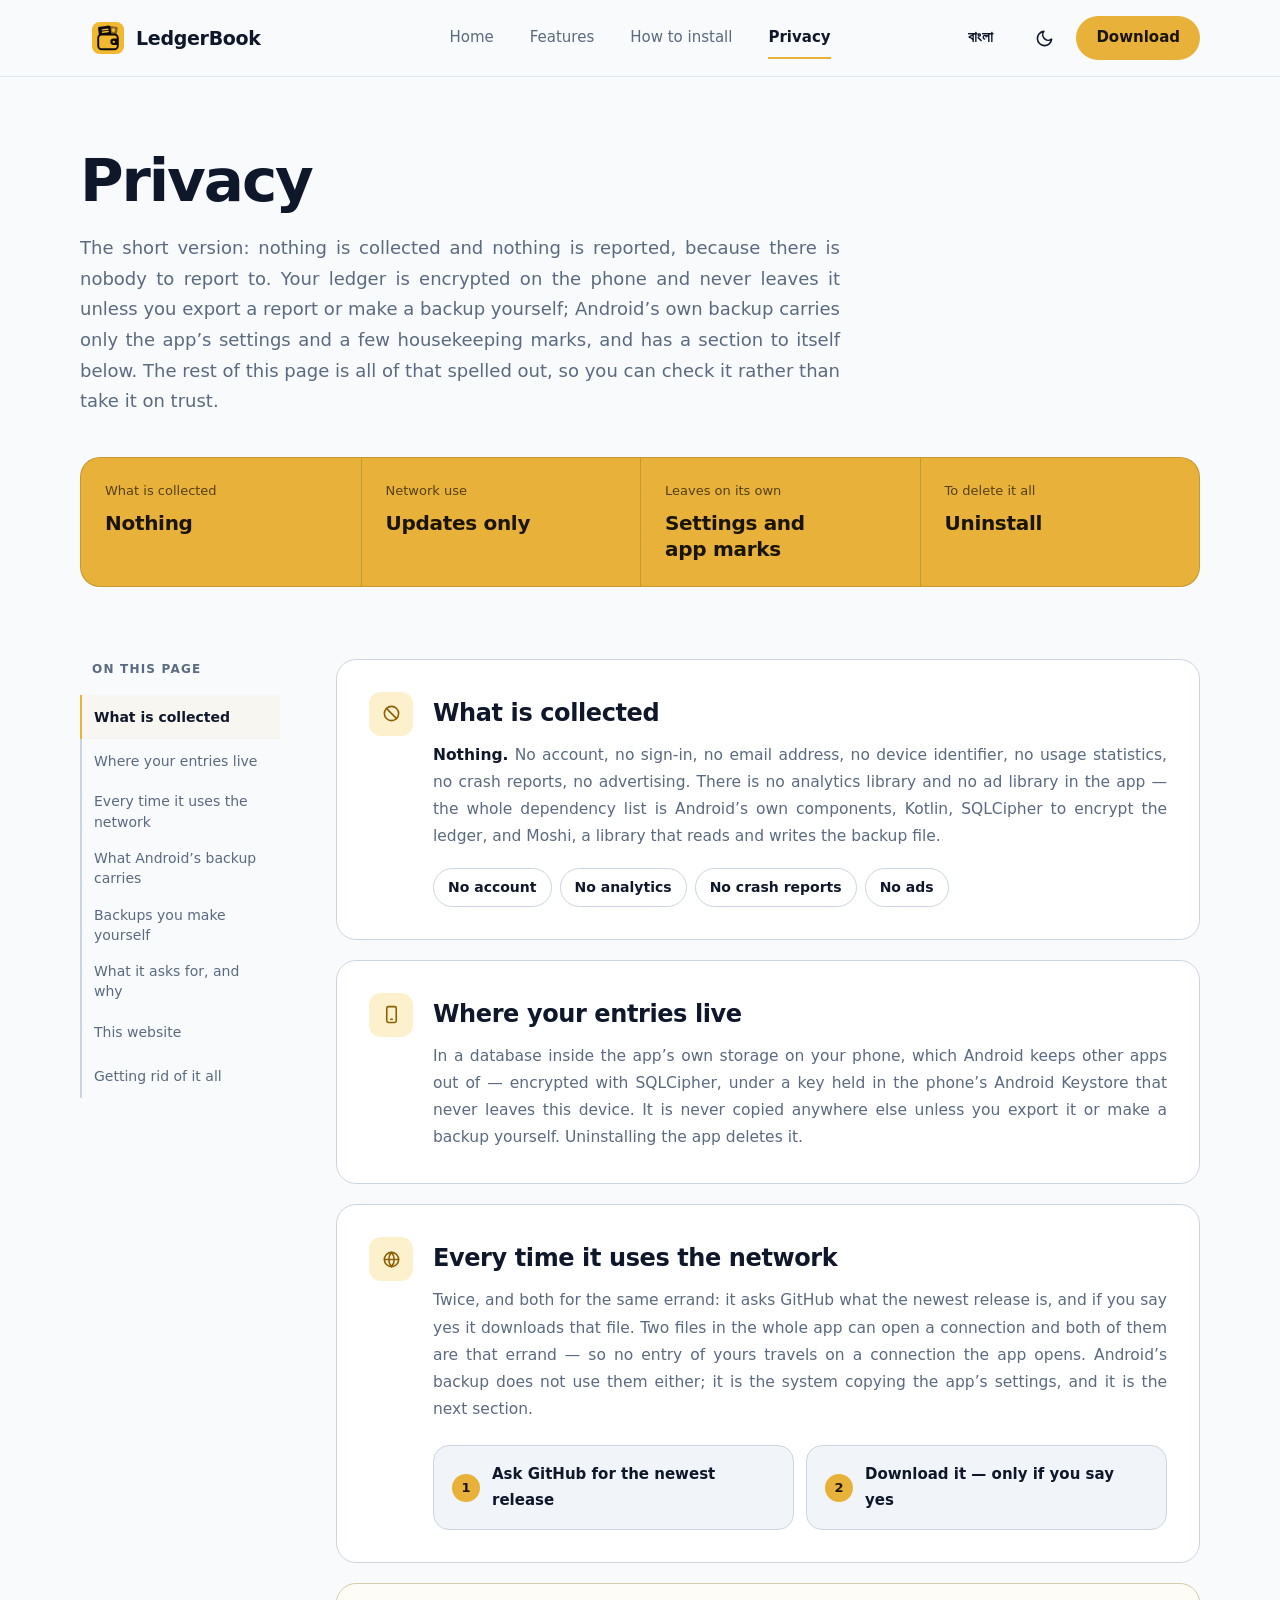
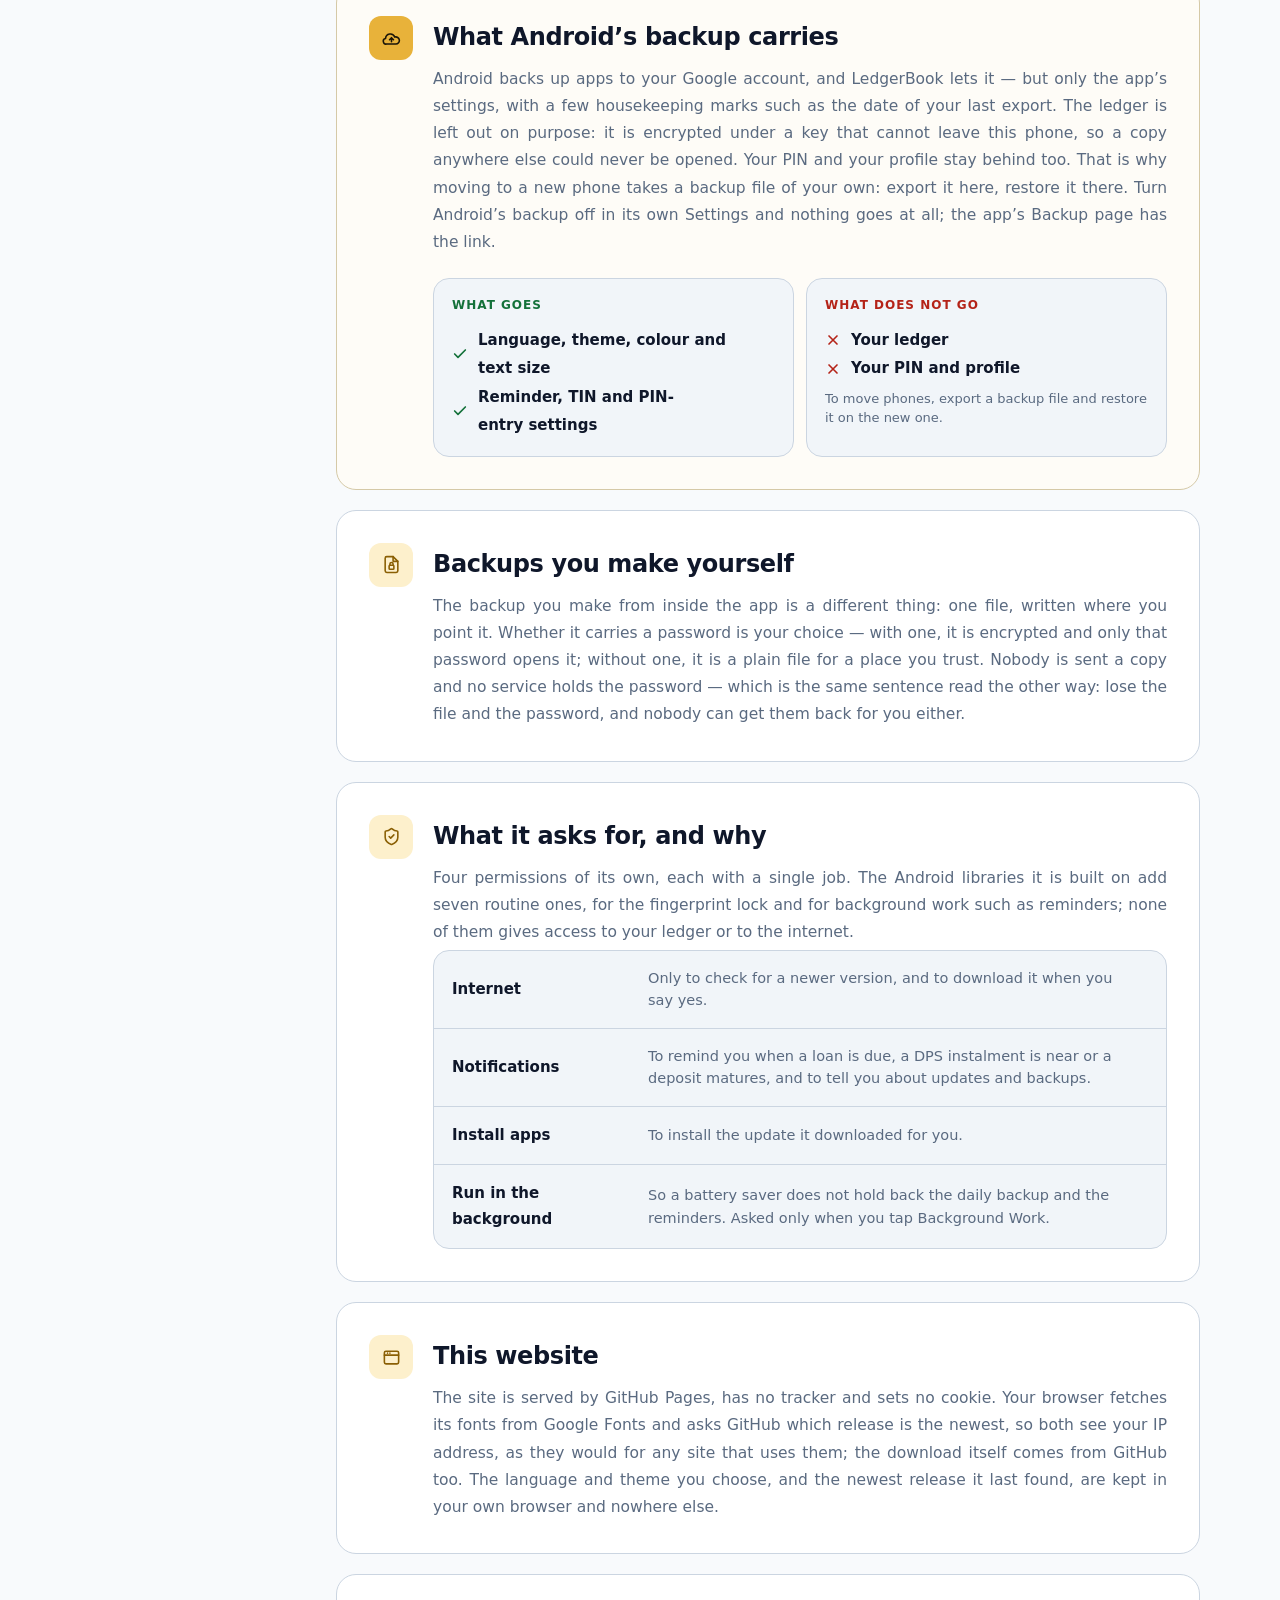
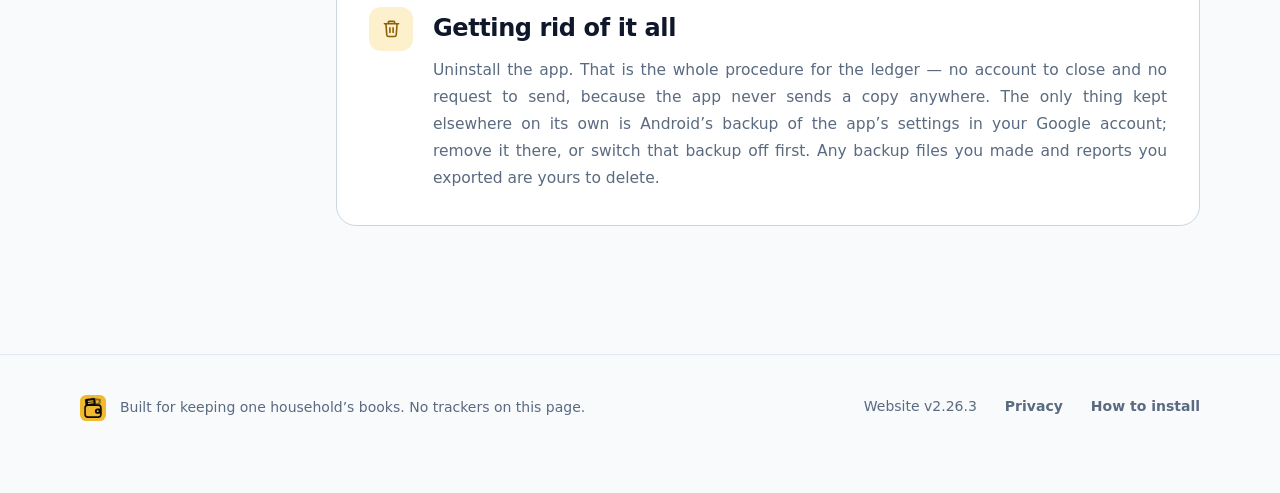
<file: privacy.html>
<!DOCTYPE html>
<html lang="en">
<head>
<meta charset="utf-8">
<meta http-equiv="Content-Security-Policy" content="default-src 'self'; script-src 'self' 'sha256-YINsEVIltY8kwywLosxWhfq/OS9v4cHQJHI8Og9s/6U='; style-src 'self' https://fonts.googleapis.com; font-src https://fonts.gstatic.com; img-src 'self' data:; connect-src https://api.github.com; base-uri 'none'; form-action 'none'; object-src 'none'">
<meta name="robots" content="noimageindex">
<meta name="viewport" content="width=device-width, initial-scale=1">
<meta name="referrer" content="no-referrer">
<meta name="theme-color" content="#F8FAFC" media="(prefers-color-scheme: light)">
<meta name="theme-color" content="#0C0B0A" media="(prefers-color-scheme: dark)">
<title data-s="docPrivacy">LedgerBook privacy</title>
<meta name="description" data-s-content="descPrivacy" content="Nothing is collected. Your entries stay in a database on your phone. The only network use is for app updates.">

<link rel="icon" href="assets/favicon.svg" type="image/svg+xml">
<link rel="icon" href="assets/favicon-32.png" sizes="32x32">
<link rel="apple-touch-icon" href="assets/apple-touch-icon.png">
<link rel="canonical" href="https://ledgerbookapp.github.io/privacy.html">

<meta property="og:type" content="website">
<meta property="og:site_name" content="LedgerBook">
<meta property="og:title" content="LedgerBook privacy">
<meta property="og:description" content="Nothing is collected. Your entries stay in a database on your phone. The only network use is for app updates.">
<meta property="og:url" content="https://ledgerbookapp.github.io/privacy.html">
<meta property="og:image" content="https://ledgerbookapp.github.io/assets/og-image.png">
<meta property="og:image:width" content="1200">
<meta property="og:image:height" content="630">
<meta property="og:image:alt" content="LedgerBook: your money, your phone, nobody else. Free, for Android.">
<meta name="twitter:card" content="summary_large_image">
<meta name="twitter:title" content="LedgerBook privacy">
<meta name="twitter:description" content="Nothing is collected. Your entries stay in a database on your phone. The only network use is for app updates.">



<!-- Bengali needs a font that has it. Without this the page falls back to whatever the
     phone has, which on a good many Android builds renders matras a step out of place. -->
<link rel="preconnect" href="https://fonts.googleapis.com">
<link rel="preconnect" href="https://fonts.gstatic.com" crossorigin>
<link href="https://fonts.googleapis.com/css2?family=Roboto:wght@400;500;600;700;800&family=JetBrains+Mono:wght@400;500&family=Noto+Sans+Bengali:wght@400;600;700&display=swap" rel="stylesheet">

<!-- Before the stylesheet paints, so a reader who chose the theme that is not their
     system's never sees the other one flash first -- nor the English the page is written
     in, for a reader who chose Bangla (lang-wait in site.css). Small enough to stay inline; a
     separate file would be a round trip in front of the first paint. -->
<script>var d=document.documentElement;function lbShow(){if(!window.LB_READY)d.lang='en';d.classList.remove('lang-wait')}d.classList.add('js');addEventListener('load',function(){if(!window.LB_READY)d.classList.remove('js');lbShow()});try{var t=localStorage.getItem('lb.theme');if(t==='dark'||t==='light')d.dataset.theme=t}catch(e){}var l=null;try{l=localStorage.getItem('lb.lang')}catch(e){}if(l==='bn'){d.lang='bn';d.classList.add('lang-wait');setTimeout(lbShow,3000)}</script>

<link rel="stylesheet" href="assets/site.css">
</head>
<body>
<a class="skip" href="#main" data-s="skipLink">Skip to the content</a>

<header>
  <div class="wrap bar">
    <a class="brand" href="./">
      <picture><source media="(min-resolution: 2dppx)" srcset="assets/logo.svg"><img class="brand-tile" src="assets/favicon.svg" width="32" height="32" alt=""></picture>
      <b data-s="appName">LedgerBook</b>
    </a>
    <nav id="nav">
      <a href="./" data-s="navHome">Home</a>
      <a href="features.html" data-s="navFeatures">Features</a>
      <a href="install.html" data-s="navInstall">How to install</a>
      <a href="privacy.html" aria-current="page" data-s="navPrivacy">Privacy</a>
    </nav>
    <div class="switches">
      <button id="lang" type="button">বাংলা</button>
      <button id="theme" type="button" aria-label="Switch theme">
        <svg class="i-sun" viewBox="0 0 24 24" fill="none" stroke="currentColor" stroke-width="2"
             stroke-linecap="round" aria-hidden="true">
          <circle cx="12" cy="12" r="4"/>
          <path d="M12 2v2M12 20v2M4.9 4.9l1.4 1.4M17.7 17.7l1.4 1.4M2 12h2M20 12h2M4.9 19.1l1.4-1.4M17.7 6.3l1.4-1.4"/>
        </svg>
        <svg class="i-moon" viewBox="0 0 24 24" fill="none" stroke="currentColor" stroke-width="2"
             stroke-linecap="round" stroke-linejoin="round" aria-hidden="true">
          <path d="M21 12.8A9 9 0 1 1 11.2 3a7 7 0 0 0 9.8 9.8z"/>
        </svg>
      </button>
      <a class="btn btn-pill" data-dl href="https://github.com/rayhan27bd/ledgerbook-releases/releases/latest/download/LedgerBook.apk"
         data-s="navDownload">Download</a>
      <button id="menu" type="button" aria-expanded="false" aria-controls="nav" aria-label="Open the menu">
        <svg viewBox="0 0 24 24" fill="none" stroke="currentColor" stroke-width="2"
             stroke-linecap="round" aria-hidden="true">
          <path class="m-top" d="M4 8h16"/><path class="m-bot" d="M4 16h16"/>
        </svg>
      </button>
    </div>
  </div>
</header>

<main id="main" tabindex="-1" class="home priv">

  <!-- -- hero ------------------------------------------------------------------ -->
  <section class="wrap priv-hero">
    <h1 data-s="navPrivacy">Privacy</h1>
    <p class="lead" data-s="privLead">The short version: nothing is collected and nothing is reported, because there is nobody to report to. Your ledger is encrypted on the phone and never leaves it unless you export a report or make a backup yourself; Android’s own backup carries only the app’s settings and a few housekeeping marks, and has a section to itself below. The rest of this page is all of that spelled out, so you can check it rather than take it on trust.</p>
    <dl class="priv-sum">
      <div><dt data-s="privCollectTitle">What is collected</dt><dd data-s="privSum1V">Nothing</dd></div>
      <div><dt data-s="privSum2">Network use</dt><dd data-s="privSum2V">Updates only</dd></div>
      <div><dt data-s="privSum3">Leaves on its own</dt><dd data-s="privSum3V">Settings and app marks</dd></div>
      <div><dt data-s="privSum4">To delete it all</dt><dd data-s="privSum4V">Uninstall</dd></div>
    </dl>
  </section>

  <div class="wrap priv-body">

    <!-- Wide screens only. It follows the reader down the page and marks the section
         they are in; on a phone the sections simply follow one another. -->
    <aside class="priv-toc" aria-labelledby="toc-h">
      <p id="toc-h" data-s="privToc">On this page</p>
      <a href="#collected" data-s="privCollectTitle">What is collected</a>
      <a href="#where" data-s="privWhereTitle">Where your entries live</a>
      <a href="#network" data-s="privNetTitle">Every time it uses the network</a>
      <a href="#copy" data-s="privAutoTitle">What Android’s backup carries</a>
      <a href="#backups" data-s="privBackupTitle">Backups you make yourself</a>
      <a href="#asks" data-s="permTitle">What it asks for, and why</a>
      <a href="#site" data-s="privSiteTitle">This website</a>
      <a href="#delete" data-s="privDeleteTitle">Getting rid of it all</a>
    </aside>

    <div class="priv-cards">

      <section class="pcard" id="collected">
        <span class="tile"><svg class="ico" viewBox="0 0 24 24" aria-hidden="true"><circle cx="12" cy="12" r="9"/><path d="m5.6 5.6 12.8 12.8"/></svg></span>
        <div>
          <h2 data-s="privCollectTitle">What is collected</h2>
          <p data-s-rich="privCollectBody"><b>Nothing.</b> No account, no sign-in, no email address, no device identifier, no usage statistics, no crash reports, no advertising. There is no analytics library and no ad library in the app — the whole dependency list is Android’s own components, Kotlin, SQLCipher to encrypt the ledger, and Moshi, a library that reads and writes the backup file.</p>
          <p class="chips"><span data-s="chipNoAccount">No account</span><span data-s="privNo2">No analytics</span><span data-s="privNo3">No crash reports</span><span data-s="privNo4">No ads</span></p>
        </div>
      </section>

      <section class="pcard" id="where">
        <span class="tile"><svg class="ico" viewBox="0 0 24 24" aria-hidden="true"><rect x="6" y="2" width="12" height="20" rx="2"/><path d="M11 18h2"/></svg></span>
        <div>
          <h2 data-s="privWhereTitle">Where your entries live</h2>
          <p data-s="privWhereBody">In a database inside the app’s own storage on your phone, which Android keeps other apps out of — encrypted with SQLCipher, under a key held in the phone’s Android Keystore that never leaves this device. It is never copied anywhere else unless you export it or make a backup yourself. Uninstalling the app deletes it.</p>
        </div>
      </section>

      <section class="pcard" id="network">
        <span class="tile"><svg class="ico" viewBox="0 0 24 24" aria-hidden="true"><circle cx="12" cy="12" r="9"/><path d="M12 3a13.5 13.5 0 0 0 0 18 13.5 13.5 0 0 0 0-18M3 12h18"/></svg></span>
        <div>
          <h2 data-s="privNetTitle">Every time it uses the network</h2>
          <p data-s="privNetBody">Twice, and both for the same errand: it asks GitHub what the newest release is, and if you say yes it downloads that file. Two files in the whole app can open a connection and both of them are that errand — so no entry of yours travels on a connection the app opens. Android’s backup does not use them either; it is the system copying the app’s settings, and it is the next section.</p>
          <ol class="pboxes pnet">
            <li><span class="toc-n">1</span><span data-s="privNet1">Ask GitHub for the newest release</span></li>
            <li><span class="toc-n">2</span><span data-s="privNet2">Download it — only if you say yes</span></li>
          </ol>
        </div>
      </section>

      <!-- The one section where something does leave, so it is the one set apart. -->
      <section class="pcard pcard-hi" id="copy">
        <span class="tile tile-fill"><svg class="ico" viewBox="0 0 24 24" aria-hidden="true"><path d="M17.5 19a4.5 4.5 0 1 0-1.4-8.8A6 6 0 0 0 4.5 12 3.5 3.5 0 0 0 6 19z"/><path d="M12 16v-5M9.5 13.5 12 11l2.5 2.5"/></svg></span>
        <div>
          <h2 data-s="privAutoTitle">What Android’s backup carries</h2>
          <p data-s="privAutoBody">Android backs up apps to your Google account, and LedgerBook lets it — but only the app’s settings, with a few housekeeping marks such as the date of your last export. The ledger is left out on purpose: it is encrypted under a key that cannot leave this phone, so a copy anywhere else could never be opened. Your PIN and your profile stay behind too. That is why moving to a new phone takes a backup file of your own: export it here, restore it there. Turn Android’s backup off in its own Settings and nothing goes at all; the app’s Backup page has the link.</p>
          <div class="pboxes pgo">
            <div class="goes">
              <p class="plabel" data-s="privGoes">What goes</p>
              <p class="pitem"><svg class="ico" viewBox="0 0 24 24" aria-hidden="true"><path d="M20 6 9 17l-5-5"/></svg><span data-s="privGoes1">Language, theme, colour and text size</span></p>
              <p class="pitem"><svg class="ico" viewBox="0 0 24 24" aria-hidden="true"><path d="M20 6 9 17l-5-5"/></svg><span data-s="privGoes2">Reminder, TIN and PIN-entry settings</span></p>
            </div>
            <div class="stays">
              <p class="plabel" data-s="privStays">What does not go</p>
              <p class="pitem"><svg class="ico" viewBox="0 0 24 24" aria-hidden="true"><path d="M6 6l12 12M18 6 6 18"/></svg><span data-s="privStays1">Your ledger</span></p>
              <p class="pitem"><svg class="ico" viewBox="0 0 24 24" aria-hidden="true"><path d="M6 6l12 12M18 6 6 18"/></svg><span data-s="privStays2">Your PIN and profile</span></p>
              <p class="pnote" data-s="privStaysNote">To move phones, export a backup file and restore it on the new one.</p>
            </div>
          </div>
        </div>
      </section>

      <section class="pcard" id="backups">
        <span class="tile"><svg class="ico" viewBox="0 0 24 24" aria-hidden="true"><path d="M14 2H6a2 2 0 0 0-2 2v16a2 2 0 0 0 2 2h12a2 2 0 0 0 2-2V8z"/><path d="M14 2v6h6"/><rect x="9" y="13" width="6" height="5" rx="1"/><path d="M10 13v-1.5a2 2 0 0 1 4 0V13"/></svg></span>
        <div>
          <h2 data-s="privBackupTitle">Backups you make yourself</h2>
          <p data-s="privBackupBody">The backup you make from inside the app is a different thing: one file, written where you point it. Whether it carries a password is your choice — with one, it is encrypted and only that password opens it; without one, it is a plain file for a place you trust. Nobody is sent a copy and no service holds the password — which is the same sentence read the other way: lose the file and the password, and nobody can get them back for you either.</p>
        </div>
      </section>

      <section class="pcard" id="asks">
        <span class="tile"><svg class="ico" viewBox="0 0 24 24" aria-hidden="true"><path d="M20 13c0 5-3.5 7.5-7.7 9a1 1 0 0 1-.6 0C7.5 20.5 4 18 4 13V6a1 1 0 0 1 1-1c2 0 4.5-1.2 6.2-2.7a1.2 1.2 0 0 1 1.6 0C14.5 3.8 17 5 19 5a1 1 0 0 1 1 1z"/><path d="m9 12 2 2 4-4"/></svg></span>
        <div>
          <h2 data-s="permTitle">What it asks for, and why</h2>
          <p data-s="permSub">Four permissions of its own, each with a single job. The Android libraries it is built on add seven routine ones, for the fingerprint lock and for background work such as reminders; none of them gives access to your ledger or to the internet.</p>
          <dl class="ptable">
            <div><dt data-s="permInternet">Internet</dt><dd data-s="permInternetW">Only to check for a newer version, and to download it when you say yes.</dd></div>
            <div><dt data-s="permNotify">Notifications</dt><dd data-s="permNotifyW">To remind you when a loan is due, a DPS instalment is near or a deposit matures, and to tell you about updates and backups.</dd></div>
            <div><dt data-s="permInstall">Install apps</dt><dd data-s="permInstallW">To install the update it downloaded for you.</dd></div>
            <div><dt data-s="permBattery">Run in the background</dt><dd data-s="permBatteryW">So a battery saver does not hold back the daily backup and the reminders. Asked only when you tap Background Work.</dd></div>
          </dl>
        </div>
      </section>

      <section class="pcard" id="site">
        <span class="tile"><svg class="ico" viewBox="0 0 24 24" aria-hidden="true"><rect x="3" y="4" width="18" height="16" rx="2"/><path d="M3 9h18M7 6.5h.01M10 6.5h.01"/></svg></span>
        <div>
          <h2 data-s="privSiteTitle">This website</h2>
          <p data-s="privSiteBody">The site is served by GitHub Pages, has no tracker and sets no cookie. Your browser fetches its fonts from Google Fonts and asks GitHub which release is the newest, so both see your IP address, as they would for any site that uses them; the download itself comes from GitHub too. The language and theme you choose, and the newest release it last found, are kept in your own browser and nowhere else.</p>
        </div>
      </section>

      <section class="pcard" id="delete">
        <span class="tile"><svg class="ico" viewBox="0 0 24 24" aria-hidden="true"><path d="M3 6h18M8 6V4a1 1 0 0 1 1-1h6a1 1 0 0 1 1 1v2M19 6l-1 14a2 2 0 0 1-2 2H8a2 2 0 0 1-2-2L5 6M10 11v6M14 11v6"/></svg></span>
        <div>
          <h2 data-s="privDeleteTitle">Getting rid of it all</h2>
          <p data-s="privDeleteBody">Uninstall the app. That is the whole procedure for the ledger — no account to close and no request to send, because the app never sends a copy anywhere. The only thing kept elsewhere on its own is Android’s backup of the app’s settings in your Google account; remove it there, or switch that backup off first. Any backup files you made and reports you exported are yours to delete.</p>
        </div>
      </section>

    </div>
  </div>

</main>

<footer>
  <div class="wrap foot">
    <div class="foot-note">
      <img class="brand-tile brand-tile-sm" src="assets/favicon.svg" width="26" height="26" alt="">
      <b class="foot-name" data-s="appName">LedgerBook</b>
      <p data-s="footerNote">Built for keeping one household’s books. No trackers on this page.</p>
    </div>
    <p class="foot-links">
      <span class="foot-ver" data-site-version>Website v2.26.3</span>
      <a href="privacy.html" data-s="navPrivacy">Privacy</a>
      <a href="install.html" data-s="navInstall">How to install</a>
    </p>
  </div>
</footer>

<script src="assets/strings.js"></script>
<script src="assets/site.js"></script>
</body>
</html>
</file>
<file: assets/site.css>
/*
 * The site's colours are the app's colours, named the same way.
 *
 * Taken from Color.kt rather than picked to look similar: a visitor who downloads the app
 * should find the thing they were just looking at. Both themes are here because the app
 * has both, and a reader who keeps their phone on light should not be handed a black page
 * and then a white app.
 *
 * Two accent tokens, not one, and this is the part worth reading before changing:
 *
 *   --accent      what you FILL with -- button backgrounds, the logo, a rule.
 *   --accent-ink  what you WRITE with -- links, a figure, anything that is text.
 *
 * The gold is the app's brand #E8B23A in both themes, as the app has drawn it since
 * 2026-10-16 (it retired the amber #F59E0B that the light theme used to fill with). On the
 * dark theme fill and ink are the same value, because #E8B23A carries 9.53 on a card and
 * the dark #1A1408 written on it carries 9.46, so one tone does both jobs. On light paper
 * it cannot: the fill measures 1.85 against the page (1.93 on a white card), so a link in it fails a reader
 * outright while the same colour behind dark text is perfectly sound. The app hit this
 * exact wall and answered it with a separate ink -- #8A5F04, 5.40 on the page -- and the
 * two live two lines apart there with a long comment saying which is which, because
 * twice a commit about the fill took the ink along with it.
 *
 * So: never fill with --accent-ink (on light it is the page's ink, below), and writing in
 * --accent is unreadable. They are not two shades of a preference.
 *
 * Since 2026-11-19 (site 2.25.19) a gold word on light is the page's ink with the gold
 * under it: links keep a gold underline (--link-line) and a word under the pointer gains
 * one (--hover-line) -- the owner's choice from three designs, after the gold written on
 * white measured 1.93. On dark the gold is still the word itself, and those two lines keep
 * what dark had: the link's own underline, and no line on hover. Icons are not words, and
 * keep the deeper ink on light through --accent-icon (#8A5F04).
 */
:root {
  /* Light — PaperBackground, PaperSurface, PaperOutline, InkText, InkTextMuted. */
  --page: #F8FAFC;
  --card: #FFFFFF;
  --edge: #CBD5E1;
  /* The gold, written once (site 2.25.27): every other gold on the site, the dark blocks'
     included, is var(--accent), so following the app's gold is this one line. */
  --accent: #E8B23A;
  --accent-ink: var(--ink);
  --accent-icon: #8A5F04;
  /* The keyboard's focus ring (site 2.25.21): the gold measured 1.85 on the light page, under
     the 3 a ring needs, so it takes the icons' deeper gold there (5.40) and the gold on dark. */
  --focus: var(--accent-icon);
  --link-line: var(--accent);
  --link-thick: 2px;
  --hover-line: var(--accent);
  /* The install page's warnings: filled with the gold on light, where gold words on the pale
     chip measured 1.7 (the owner's choice, 2026-11-19, site 2.25.15); on dark the gold words
     on the tinted chip read at 9 and stay. */
  --warn-bg: var(--accent);
  --warn-ink: #1A1408;
  --warn-label-bg: var(--accent);
  /* The install page's SHA-256: read one character at a time against the phone's own, so on
     light it takes the page's ink (gold on its pale panel measured 1.75); gold on dark. */
  --hash-ink: #0F172A;
  --on-accent: #1A1408;
  /* What an icon sits on, as the app draws it (Color.kt, YellowAccent): solid #FDF0CC under the
     #8A5F04 icon, 4.98 between them. These were the gold at 9% over whatever lay beneath, which
     came out nearly white on a card and a muddy grey on the panels of 02 and 03, and the outlined
     tiles had no tint at all. */
  --tile: #FDF0CC;
  --tile-line: #FDF0CC;
  --tile-edge: #F0D58A;
  --chip: #FDF0CC;
  --on-green: #FFFFFF;
  --ink: #0F172A;
  --ink-muted: #5A6A80;
  --green: #14713A;
  --red: #B42318;

  /* The quieter surfaces the home page is drawn with: a hairline softer than --edge, the
     inset panel a phone screen or the release card sits on, the bezel of the phone, and
     the faintest text -- the "RECENT" over a list, the line under an entry's name. */
  --rule: #E2E8F0;
  --panel: #F1F5F9;
  --frame: #E2E8F0;
  --ink-faint: #64748B;
  --shadow: 0 30px 60px -24px rgba(15, 23, 42, .28);

  --gutter: 20px;
  --max: 1120px;
  --radius-card: 20px;
  /* A panel inside a card or a page: the FAQ rows, the release card, the privacy boxes, a step's
     picture, the download note (14, 16 and 18 until site 2.25.28). */
  --radius-panel: 16px;
  --radius-field: 12px;

  /* Noto Sans Bengali is loaded at 400, 600 and 700 only, so a heading set at 800 draws its
     Bangla at 700 while its English (Roboto) is 800 -- on purpose: the owner saw the true 800
     beside it (2026-11-19) and kept 700, which also keeps the home headline to two lines.
     Capping the rule at 700 under lang=bn instead would thin the Roboto words on a Bangla
     page too (the LedgerBook in the brand and in "LedgerBook ইনস্টল"). */
  --font: "Roboto", "Noto Sans Bengali", "Hind Siliguri", system-ui, -apple-system,
          "Segoe UI", Roboto, sans-serif;
  --mono: "JetBrains Mono", ui-monospace, SFMono-Regular, Menlo, Consolas, "Noto Sans Bengali",
          monospace;

  color-scheme: light;
}

/* Dark — the owner's drawing of the site, sampled from it: a warm near-black rather than
   the app's cooler NightBackground, a card one step up, and the gold the drawing fills
   its buttons with. Written twice: once for the reader whose system is dark and who has
   not chosen, and once for the reader who pressed the switch. The first is guarded so
   that choosing light on a dark phone actually sticks. */
@media (prefers-color-scheme: dark) {
  :root:not([data-theme="light"]) {
    --page: #0C0B0A;
    --card: #151411;
    --edge: #24221E;
    --rule: #1F1D1A;
    --panel: #0F0E0C;
    --frame: #1B1A17;
    --accent-ink: var(--accent);
    --accent-icon: var(--accent);
    --link-line: currentColor;
    --link-thick: auto;
    --hover-line: transparent;
    --warn-bg: color-mix(in srgb, var(--accent) 12%, transparent);
    --warn-ink: var(--accent);
    --warn-label-bg: transparent;
    --hash-ink: var(--accent);
    --on-accent: #1A1408;
    --tile: color-mix(in srgb, var(--accent) 9%, transparent);
    --tile-line: transparent;
    --tile-edge: #24221E;
    --chip: color-mix(in srgb, var(--accent) 12%, transparent);
    --on-green: #0C0B0A;
    --ink: #F5F2EC;
    --ink-muted: #A29C92;
    --ink-faint: #8A847A;
    --green: #8EDC9A;
    --red: #FF8A7A;
    --shadow: 0 40px 80px -24px rgba(0, 0, 0, .7);

    color-scheme: dark;
  }
}

:root[data-theme="dark"] {
  --page: #0C0B0A;
  --card: #151411;
  --edge: #24221E;
  --rule: #1F1D1A;
  --panel: #0F0E0C;
  --frame: #1B1A17;
  --accent-ink: var(--accent);
  --accent-icon: var(--accent);
  --link-line: currentColor;
  --link-thick: auto;
  --hover-line: transparent;
  --warn-bg: color-mix(in srgb, var(--accent) 12%, transparent);
  --warn-ink: var(--accent);
  --warn-label-bg: transparent;
  --hash-ink: var(--accent);
  --on-accent: #1A1408;
  --tile: color-mix(in srgb, var(--accent) 9%, transparent);
  --tile-line: transparent;
  --tile-edge: #24221E;
  --chip: color-mix(in srgb, var(--accent) 12%, transparent);
  --on-green: #0C0B0A;
  --ink: #F5F2EC;
  --ink-muted: #A29C92;
  --ink-faint: #8A847A;
  --green: #8EDC9A;
  --red: #FF8A7A;
  --shadow: 0 40px 80px -24px rgba(0, 0, 0, .7);

  color-scheme: dark;
}

@media (min-width: 720px) { :root { --gutter: 32px; } }

* { box-sizing: border-box; }

html { -webkit-text-size-adjust: 100%; }

body {
  margin: 0;
  background: var(--page);
  color: var(--ink);
  /* Roboto has no Bengali, so a Bangla page falls through to Noto glyph by glyph --
     which is the point of listing it second rather than switching fonts by language. */
  font-family: var(--font);
  /* Bengali sits low in its line and runs into the line below at the leading Latin
     text is happy with. 1.7 is what stops the descenders of one line touching the
     matras of the next. */
  line-height: 1.7;
  font-size: 17px;
}

/* A heading breaks into lines of even length instead of leaving its last word alone on
   the second ("correct by / design", "at a / glance"); body text only refuses to end
   on a single word. Browsers without either simply wrap as before. */
h1, h2, h3 { text-wrap: balance; }
p, dd, figcaption { text-wrap: pretty; }

.wrap { max-width: calc(var(--max) + 2 * var(--gutter)); margin: 0 auto; padding: 0 var(--gutter); }

/* -- header -------------------------------------------------------------------
 *
 * Three columns, not a row: the name, the links centred on the page rather than on the
 * space left over, and the controls. `body > header` because the home page has headers of
 * its own inside sections, and none of them should stick to the top.
 */
body > header {
  border-bottom: 1px solid var(--rule);
  position: sticky; top: 0; z-index: 10;
  /* The plain colour first: color-mix() arrived in Chrome 111, and a phone stuck on an
     older one drops the whole declaration and scrolls the page under a clear header. */
  background: var(--page);
  background: color-mix(in srgb, var(--page) 90%, transparent);
  backdrop-filter: blur(10px);
}
.bar {
  display: grid; grid-template-columns: 1fr auto 1fr; align-items: center;
  column-gap: 24px; min-height: 76px;
}
.brand { display: flex; align-items: center; gap: 12px; text-decoration: none; color: var(--ink); position: relative; }
/* Links that stand alone get 44px to press without growing (site 2.25.21): the area is a
   transparent layer over the link, so the header, the gold rule under the current page and
   the install link look as they did. Not for links stacked in a list, whose layers would
   overlap -- those are made 44 tall instead (.priv-toc a). */
.brand::before, nav a::before, .arrow-link::before { content: ""; position: absolute; inset: -6px -4px; }
.arrow-link::before { inset: -9px -4px; }
.brand b { font-size: 19px; font-weight: 800; letter-spacing: -.3px; }
/* The mark is a file, with its own gold tile drawn in: logo.svg where there are 40 device
   pixels or more to draw it in -- the header on a 2x screen -- and favicon.svg, the
   simplified cut, where there are fewer: the header on a 1x screen, and the footer. */
.brand-tile { display: block; flex: none; width: 32px; height: 32px; }
/* The header picks its cut by screen density; the <picture> around it takes no box. */
.brand picture { display: contents; }
.brand-tile-sm { width: 26px; height: 26px; }

nav { display: flex; align-items: center; gap: 36px; }
nav a {
  color: var(--ink-muted); text-decoration: none; font-size: 15px; font-weight: 500;
  padding: 6px 0; position: relative;
}
nav a:hover, nav a[aria-current="page"] { color: var(--ink); }

/* The language and theme switches and the download pill, kept together as one item so
   they never wrap apart. */
.switches { display: flex; align-items: center; justify-content: flex-end; gap: 14px; }

/* The language switch is a control; in this header the controls are bare words and
   glyphs, and the pill beside them is the one thing that is filled. */
/* A fixed width, wide enough for the longer of its two faces ("English"), so pressing it
   does not shove the theme switch and the download pill sideways. */
#lang {
  font: inherit; font-size: 15px; font-weight: 600; cursor: pointer;
  color: var(--ink); background: none; border: 0; padding: 6px 0; min-height: 44px;
  width: 64px; text-align: center; flex: none;
}
#lang:hover { color: var(--accent-ink); text-decoration: underline; text-decoration-color: var(--hover-line); text-decoration-thickness: 2px; text-underline-offset: 4px; }

#menu {
  display: none; place-items: center; cursor: pointer;
  width: 44px; height: 44px; padding: 0; margin: -2px -10px -2px -2px;
  color: var(--ink); background: none; border: 0;
}
#menu svg { width: 24px; height: 24px; }
#menu path { transition: transform .2s; transform-origin: 12px 12px; }
.menu-open #menu .m-top { transform: translateY(4px) rotate(45deg); }
.menu-open #menu .m-bot { transform: translateY(-4px) rotate(-45deg); }

/* -- hero --------------------------------------------------------------------- */
.hero { padding: 64px 0 40px; }
.hero h1 {
  font-size: clamp(30px, 6vw, 46px); line-height: 1.25; font-weight: 800;
  margin: 0 0 16px; letter-spacing: -1px;
}
.hero p.lead { color: var(--ink-muted); font-size: clamp(16px, 2.4vw, 19px); margin: 0 0 28px; max-width: 34em; }

.cta { display: flex; flex-wrap: wrap; gap: 12px; align-items: center; }

.qr {
  display: none;
  margin: 28px 0 0; padding: 16px; gap: 20px; align-items: center;
  background: var(--card); border: 1px solid var(--edge);
  border-radius: var(--radius-panel); max-width: 600px;
}
/* The square is drawn in black on white and has to stay that way to scan, so it keeps
   its own white behind it on the dark theme rather than inheriting the card. */
/* 185px is the code's 37 modules at exactly 5 pixels each: large enough for a phone
   camera to lock on from arm's length, and a whole number of pixels per module so its
   edges stay sharp -- at 96px they were 2.6, and blurred. The quiet zone is inside the
   file, so no padding here would add to it. */
.qr img { background: #fff; border-radius: 10px; flex: none; image-rendering: pixelated; }
.qr b { display: block; margin-bottom: 4px; font-size: 15px; }
.qr p { margin: 0; color: var(--ink-muted); font-size: 14px; line-height: 1.55; }
@media (min-width: 720px) { .qr { display: flex; } }

/* On a phone the code waits behind a button, for showing to somebody else's camera. */
.qr-share {
  margin: 20px 0 0; background: var(--card); border: 1px solid var(--edge); border-radius: var(--radius-panel);
}
.qr-share summary {
  display: flex; align-items: center; gap: 12px; padding: 14px 18px;
  cursor: pointer; list-style: none; font-size: 15px; font-weight: 600; color: var(--ink);
}
.qr-share summary::-webkit-details-marker { display: none; }
.qr-share summary .ico { flex: none; width: 20px; height: 20px; color: var(--accent-icon); }
.qr-share summary .chev { margin-left: auto; transition: transform .2s; }
.qr-share[open] summary .chev { transform: rotate(180deg); }
.qr-share summary:focus-visible { outline: 2px solid var(--focus); outline-offset: 2px; border-radius: var(--radius-panel); }
/* White behind the code in both themes: a camera reads dark squares on light. */
.qr-share img {
  display: block; margin: 4px auto 0; width: min(240px, 70%); height: auto;
  background: #fff; padding: 12px; border-radius: 14px; image-rendering: pixelated;
}
.qr-share p { margin: 14px 0 0; padding: 0 18px 18px; text-align: center; color: var(--ink-muted); font-size: 14.5px; line-height: 1.55; }
@media (min-width: 720px) { .qr-share { display: none; } }
.btn {
  display: inline-flex; align-items: center; justify-content: center; gap: 10px;
  background: var(--accent); color: var(--on-accent);
  font-weight: 700; font-size: 16px; text-decoration: none; white-space: nowrap;
  padding: 14px 22px; border-radius: var(--radius-field); border: 0;
}
.btn:hover { filter: brightness(1.06); }
.btn[aria-disabled="true"] { opacity: .6; pointer-events: none; }
.btn-quiet {
  background: transparent; color: var(--ink);
  border: 1px solid var(--edge); font-weight: 700;
}
.btn-quiet:hover { border-color: var(--ink-faint); filter: none; }
.btn-lg { min-height: 56px; padding: 0 28px; }
.btn-pill { min-height: 44px; min-width: 112px; padding: 0 20px; border-radius: 999px; font-size: 15px; }

/* Line icons, drawn at the weight of the text beside them and coloured by whatever holds
   them. One class instead of stroke attributes on thirty separate SVGs. */
.ico {
  width: 20px; height: 20px; flex: none;
  fill: none; stroke: currentColor; stroke-width: 2;
  stroke-linecap: round; stroke-linejoin: round;
}
.meta { color: var(--ink-muted); font-size: 14px; margin: 14px 0 0; }
.meta a { color: var(--accent-ink); text-decoration-color: var(--link-line); text-decoration-thickness: var(--link-thick); }

/* -- cards -------------------------------------------------------------------- */
section { padding: 44px 0; }
h2 { font-size: clamp(22px, 3.4vw, 28px); margin: 0 0 22px; letter-spacing: -.3px; }
.card {
  background: var(--card); border: 1px solid var(--edge);
  border-radius: var(--radius-card); padding: 20px;
}
.card h3 { margin: 0 0 8px; font-size: 17px; }
.card p { margin: 0; color: var(--ink-muted); font-size: 15px; }

/* The fingerprint is a long unbroken string; left to itself it pushes the page wide
   on a phone, which is the one place this is read. */
code.hash {
  display: block; word-break: break-all; font-size: 13px; line-height: 1.6;
  background: var(--page); border: 1px solid var(--edge);
  border-radius: 8px; padding: 12px; color: var(--hash-ink);
  font-family: ui-monospace, SFMono-Regular, Menlo, Consolas, monospace;
}

/* -- footer ------------------------------------------------------------------- */
footer {
  border-top: 1px solid var(--rule); margin-top: 128px;
  padding: 40px 0 72px; color: var(--ink-muted); font-size: 14px;
}
.foot { display: flex; justify-content: space-between; align-items: flex-start; gap: 24px 48px; }
.foot-note { display: flex; align-items: center; flex-wrap: wrap; gap: 12px 14px; }
.foot-note p { margin: 0; }
/* The name is written beside the mark only on a phone, where the footer is the last
   thing on a long scroll and the header is a long way back up. */
.foot-name { display: none; color: var(--ink); font-size: 19px; font-weight: 800; letter-spacing: -.3px; }
.foot-links { display: flex; flex-wrap: wrap; gap: 12px 28px; margin: 0; font-weight: 600; }
.foot-links a { color: var(--ink-muted); text-decoration: none; display: inline-flex; align-items: center; min-height: 44px; margin-block: -10px; }
.foot-links a:hover { color: var(--ink); }
.foot-ver { color: var(--ink-muted); font-weight: 500; }
.foot-ver:empty { display: none; }

@media (max-width: 719px) {
  footer { margin-top: 72px; padding: 32px 0 56px; }
  .foot { flex-direction: column; }
  .foot-name { display: inline; }
  .foot-note p { flex-basis: 100%; font-size: 15px; line-height: 1.6; }
  .foot-links { font-size: 15px; }
}

@media (prefers-reduced-motion: no-preference) {
  .btn, nav a, #lang { transition: background-color .15s, color .15s, border-color .15s; }
}

/* -- theme switch --------------------------------------------------------------
 *
 * One button holding both glyphs, with CSS deciding which is shown, so pressing it never
 * waits on script. It offers the theme you are not in -- a moon while you are reading on
 * white -- for the same reason the language button says বাংলা to an English reader.
 */
#theme {
  display: inline-grid; place-items: center;
  width: 44px; height: 44px; margin: -4px; padding: 0; cursor: pointer;
  color: var(--ink); background: none; border: 0; border-radius: 999px;
}
#theme:hover { color: var(--accent-icon); }
#theme svg { width: 19px; height: 19px; grid-area: 1 / 1; }

/* Light is the default, so the moon shows and the sun is put away. */
#theme .i-sun  { display: none; }
#theme .i-moon { display: block; }

@media (prefers-color-scheme: dark) {
  :root:not([data-theme="light"]) #theme .i-sun  { display: block; }
  :root:not([data-theme="light"]) #theme .i-moon { display: none; }
}
:root[data-theme="dark"] #theme .i-sun  { display: block; }
:root[data-theme="dark"] #theme .i-moon { display: none; }

/* -- header on a narrow screen -------------------------------------------------
 *
 * Below 880px the four links no longer fit between the name and the controls, and
 * wrapping them gave rows that read as a header that broke. So they fold behind one
 * button and open as a panel under the bar; the download pill goes too, since the page
 * the reader is on carries its own download button in the first screenful.
 *
 * Only once site.js has loaded (the `js` class on <html>, which that file sets as it
 * runs, right before it wires the button) -- without it there is no button that works, so
 * the links stay in view as a second row instead.
 */
@media (max-width: 879px) {
  .bar { grid-template-columns: 1fr auto; min-height: 64px; }
  .brand b { font-size: 20px; }
  .bar .brand-tile { width: 30px; height: 30px; }
  .btn-pill { display: none; }
  .switches { gap: 10px; }

  nav { grid-column: 1 / -1; flex-wrap: wrap; gap: 4px 20px; padding-bottom: 12px; }

  .js #menu { display: inline-grid; }
  .js nav {
    display: none;
    position: absolute; left: 0; right: 0; top: 100%;
    flex-direction: column; align-items: stretch; gap: 0;
    padding: 8px var(--gutter) 20px;
    background: var(--page); border-bottom: 1px solid var(--rule);
  }
  .js .menu-open nav { display: flex; }
  .js nav a { font-size: 17px; padding: 14px 0; border-bottom: 1px solid var(--rule); }
  .js nav a::before { content: none; }
  .js nav a:last-child { border-bottom: 0; }
}
/* Brand, language, theme and menu need about 372px at the sizes above; on a narrower
   phone the menu button was pushed off the edge and the whole page scrolled sideways. */
@media (max-width: 374px) {
  .bar { column-gap: 8px; }
  .brand { gap: 8px; }
  .brand b { font-size: 18px; }
  .bar .brand-tile { width: 28px; height: 28px; }
  .switches { gap: 4px; }
  #lang { width: 58px; }
}

/* =============================================================================
 * The home page
 *
 * Built to the owner's two drawings of it, one at 1440 wide and one at 390, and measured
 * off them in CSS pixels. Everything below is scoped to `.home` or to a class only the
 * home page uses, so the other three pages keep the plainer shapes above.
 * ============================================================================= */

/* Two wordings of the same thing, where the narrow column needs the shorter one. */
.only-narrow { display: none; }
@media (max-width: 719px) {
  .only-wide { display: none; }
  .only-narrow { display: inline; }
}

.num-big { font-variant-numeric: tabular-nums; }

/* A small square an icon sits in -- tinted in the accent, or outlined. */
.tile {
  display: inline-grid; place-items: center; flex: none;
  width: 44px; height: 44px; border-radius: 12px;
  background: var(--tile);
  color: var(--accent-icon);
}
.tile .ico { width: 19px; height: 19px; }
.tile-line { background: var(--tile-line); border: 1px solid var(--tile-edge); }
/* Two sizes for every tile on the site, 44 and 40 on a phone, its icon 19 (site 2.25.25, the
   owner's choice): the why cards' were 48, the glance's 46 and 38, each section's phone size
   its own rule. */
@media (max-width: 719px) { .tile { width: 40px; height: 40px; } }

/* -- hero ----------------------------------------------------------------------- */
/* `.hero` is shared with the other pages and zeroes the side padding; the gutter is put
   back here because this one is also the `.wrap`. */
.hero-home {
  display: grid; grid-template-columns: minmax(0, 720px) 1fr;
  column-gap: 40px; align-items: start;
  padding: 96px var(--gutter) 0;
}

.pill {
  display: inline-flex; align-items: center; gap: 10px;
  margin: 0 0 24px; padding: 4px 16px 4px 4px;
  background: var(--card); border: 1px solid var(--edge); border-radius: 999px;
  font-size: 13px; font-weight: 500; line-height: 1.4; color: var(--ink);
}
.pill-tag {
  background: var(--accent); color: var(--on-accent);
  font-size: 13px; font-weight: 800; letter-spacing: .4px; text-transform: uppercase;
  padding: 2px 10px; border-radius: 999px;
}

/* Two lines, always: "Your money, your phone," and then "nobody else." in gold -- the
   owner asked for the sentence to break at its comma and nowhere else. The first line
   is the long one, 10.30em in Roboto at this weight (11.4 leaves a margin), so the size is whatever makes it
   fit the column it is in (cqi is that column's width) and no larger than 72px. Below
   28px it is allowed to wrap rather than shrink further. */
.hero-copy { container-type: inline-size; }
.hero-home h1 {
  font-size: clamp(28px, 100cqi / 11.4, 72px); line-height: 1.02; font-weight: 800;
  letter-spacing: -.035em; margin: 0;
}
.hero-home h1 span, .hero-home h1 em { display: block; }
.hero-home h1 em { font-style: normal; color: var(--accent); }
/* The whole column, as wide as the heading above it: held to 500px it ended well short of
   the phone and left an empty block beside its lines (the owner's ask, 2026-11-18). `none`,
   not just no width of its own: `.hero p.lead` holds every other page's lead to 34em. */
.hero-home p.lead {
  font-size: 18px; line-height: 1.78; color: var(--ink-muted);
  margin: 28px 0 0; max-width: none;
}
.hero-home .cta { margin-top: 40px; gap: 12px; }
/* The version under the buttons, at every width. The drawing kept it to the phone layout
   and left the desktop naming no version until the band at the foot of the page. */
.hero-home .hero-meta { margin-top: 14px; }

/* -- the app beside the headline ---------------------------------------------- */
.hero-shot { justify-self: end; width: 300px; margin: 18px clamp(0px, 4vw, 60px) 0 0; }

/* -- the four numbers ------------------------------------------------------------- */
.stats-wrap { padding: 64px var(--gutter) 0; }
.stats {
  display: grid; grid-template-columns: repeat(4, 1fr); margin: 0;
  background: var(--card); border: 1px solid var(--edge); border-radius: var(--radius-card);
  overflow: hidden;
}
.stats > div { padding: 30px 32px; border-left: 1px solid var(--edge); }
.stats > div:first-child { border-left: 0; }
.num-big {
  font-size: 34px; line-height: 1.1; font-weight: 800; letter-spacing: -1px; color: var(--ink);
}
.stats dd { margin: 10px 0 0; max-width: 230px; color: var(--ink-muted); font-size: 14.5px; line-height: 1.45; }

/* -- sections --------------------------------------------------------------------- */
.home .block { padding: 120px var(--gutter) 0; }
.sec-head { text-align: center; max-width: 700px; margin: 0 auto 56px; }
/* The label over a home page heading: a gold pill with dark words, as the pill over the Features
   and Install titles (the owner's choice, 2026-11-19); gold words on the light page measured 1.85. */
.eyebrow {
  display: inline-block; margin: 0 0 14px; padding: 5px 16px; border-radius: 999px;
  background: var(--accent); border: 1px solid var(--accent);
  color: var(--on-accent); font-size: 16px; font-weight: 700; line-height: 1.5;
}
.sec-head h2, .trust h2, .band h2 {
  font-size: clamp(31px, 2.6vw + 12px, 48px); line-height: 1.2; font-weight: 800;
  letter-spacing: -.035em; margin: 0;
}
/* Wide enough for "Everything it does, at a glance" on one line, as drawn, and narrow
   enough that "Private by design, correct by design" takes two lines, balanced. */
.sec-head h2 { max-width: 660px; margin-inline: auto; }
.sec-head p:not(.eyebrow) { margin: 18px auto 0; max-width: 600px; color: var(--ink-muted); font-size: 18px; line-height: 1.6; }

/* -- why -------------------------------------------------------------------------- */
.why { display: grid; grid-template-columns: repeat(3, 1fr); gap: 24px; }
/* The icon and its heading share a line, the words full width beneath -- the same
   shape as the feature cards. */
.why-card {
  display: grid; grid-template-columns: auto 1fr; align-items: center; align-content: start;
  column-gap: 18px; padding: 32px; border-radius: var(--radius-card);
}
.why-card h3 { margin: 0; font-size: 18px; line-height: 1.4; font-weight: 700; letter-spacing: -.3px; }
.why-card p { grid-column: 1 / -1; margin-top: 18px; font-size: 15px; line-height: 1.72; }
.why-card a { color: var(--accent-ink); text-underline-offset: 3px; text-decoration-color: var(--link-line); text-decoration-thickness: var(--link-thick); }

/* -- at a glance ------------------------------------------------------------------ */
.glance {
  list-style: none; margin: 0; padding: 0;
  display: grid; grid-template-columns: repeat(4, 1fr); gap: 44px 32px;
}
/* Icon beside its heading, the line beneath both -- as on the cards above. */
.glance li { display: grid; grid-template-columns: auto 1fr; align-items: center; align-content: start; column-gap: 14px; }
/* Balancing a two-word heading beside an icon split "Double-entry" at its hyphen. */
.glance h3 { text-wrap: wrap; }
.glance h3 { margin: 0; font-size: 17px; line-height: 1.35; font-weight: 700; letter-spacing: -.2px; }
.glance p { grid-column: 1 / -1; margin: 14px 0 0; color: var(--ink-muted); font-size: 14.5px; line-height: 1.55; }

/* -- questions -------------------------------------------------------------------- */
/* Closed until asked: six answers open at once would be a page of their own. Plain
   <details>, so it opens with the keyboard and with no script at all. */
.faq { max-width: 820px; margin: 0 auto; display: grid; gap: 12px; }
.faq details { background: var(--card); border: 1px solid var(--edge); border-radius: var(--radius-panel); }
.faq summary {
  display: flex; align-items: center; justify-content: space-between; gap: 16px;
  padding: 20px 24px; cursor: pointer; list-style: none;
  font-size: 17px; font-weight: 700; line-height: 1.4; color: var(--ink);
}
.faq summary::-webkit-details-marker { display: none; }
.faq summary .ico { flex: none; width: 20px; height: 20px; color: var(--accent-icon); transition: transform .2s; }
.faq details[open] summary .ico { transform: rotate(180deg); }
.faq summary:hover { color: var(--accent-ink); text-decoration: underline; text-decoration-color: var(--hover-line); text-decoration-thickness: 2px; text-underline-offset: 4px; }
.faq summary:focus-visible { outline: 2px solid var(--focus); outline-offset: 2px; border-radius: var(--radius-panel); }
.faq details p { margin: 0; padding: 0 24px 22px; color: var(--ink-muted); font-size: 15.5px; line-height: 1.7; }
@media (max-width: 719px) {
  .faq summary { padding: 18px 20px; font-size: 16px; }
  .faq details p { padding: 0 20px 20px; font-size: 15px; }
}

/* -- why not the Play Store ------------------------------------------------------- */
.trust {
  display: grid; grid-template-columns: minmax(0, 1fr) 440px; gap: 32px 64px; align-items: center;
  padding: 56px; background: var(--card); border: 1px solid var(--edge); border-radius: 28px;
}
.trust h2 { font-size: clamp(34px, 1.6vw + 16px, 40px); margin-bottom: 24px; }
.trust-copy > p:not(.eyebrow) { margin: 0; color: var(--ink-muted); font-size: 16px; line-height: 1.75; }
.arrow-link {
  display: inline-flex; align-items: center; gap: 10px; margin-top: 28px; position: relative;
  color: var(--accent-icon); font-weight: 700; font-size: 16px; text-decoration: none;
}
.arrow-link .ico { width: 17px; height: 17px; transition: transform .15s; }
.arrow-link:hover .ico { transform: translateX(3px); }
.trust-link-narrow { display: none; }

.release { background: var(--panel); border: 1px solid var(--edge); border-radius: var(--radius-panel); }
.release-head {
  display: flex; justify-content: space-between; align-items: center; gap: 12px;
  padding: 16px 24px; border-bottom: 1px solid var(--edge);
}
.release-head b { font-size: 16px; }
.badge-ok {
  display: inline-flex; align-items: center; gap: 6px;
  padding: 4px 12px; border-radius: 999px;
  background: color-mix(in srgb, var(--green) 14%, transparent); color: var(--green);
  font-size: 13px; font-weight: 700;
}
.badge-ok .ico { width: 13px; height: 13px; stroke-width: 2.5; }
.release-rows { margin: 0; padding: 0 24px 16px; }
.release-rows > div {
  display: flex; justify-content: space-between; align-items: baseline; gap: 16px;
  padding: 13px 0; border-bottom: 1px solid var(--rule);
}
.release-rows dt { color: var(--ink-muted); font-size: 14.5px; }
.release-rows dd { margin: 0; font-weight: 700; font-size: 14.5px; text-align: end; }
.release-rows .release-hash { display: block; border-bottom: 0; padding-bottom: 4px; }
.release-hash dd { text-align: start; margin-top: 4px; }
.release-hash code {
  display: block; font-family: var(--mono); font-weight: 400; font-size: 13px;
  line-height: 1.6; word-break: break-all; color: var(--ink);
}
/* What's New under the rows: the release's own lines, each opening with its emoji. */
.release-notes { padding: 14px 24px 20px; border-top: 1px solid var(--rule); }
.release-notes > b { display: block; font-size: 14.5px; margin-bottom: 8px; }
.release-notes ul { list-style: none; margin: 0; padding: 0; display: grid; gap: 6px; }
.release-notes li { font-size: 14.5px; line-height: 1.55; color: var(--ink-muted); overflow-wrap: anywhere; }
.release-notes-lang { margin: 10px 0 0; font-size: 13px; color: var(--ink-muted); }
html:not([lang="bn"]) .release-notes-lang { display: none; }

/* -- permissions ------------------------------------------------------------------ */
.perms {
  list-style: none; margin: 0; padding: 0;
  display: grid; grid-template-columns: repeat(2, 1fr); gap: 24px;
}
.perms .card { display: flex; align-items: flex-start; gap: 20px; padding: 28px; }
.perms h3 { margin: 0 0 6px; font-size: 17px; font-weight: 700; display: flex; align-items: center; flex-wrap: wrap; gap: 4px 10px; }
.perms p { font-size: 15px; line-height: 1.55; }
/* -- the band --------------------------------------------------------------------- *
 * Gold with the page's own near-black written on it -- the fill colour used as a fill,
 * which is the one job it can do on both themes.
 */
.band {
  text-align: center; padding: 72px 56px;
  background: var(--accent); color: var(--on-accent); border-radius: 28px;
  /* The focus ring in the band's own dark ink (9.46 on the gold), on both themes. */
  --focus: var(--on-accent);
}
.band-meta { margin: 16px 0 32px; font-size: 17px; opacity: .72; min-height: 1.6em; }
.band-cta { display: flex; justify-content: center; flex-wrap: wrap; gap: 12px; }
.btn-dark { background: #0C0B0A; color: #F5F2EC; }
.btn-ghost {
  background: transparent; color: inherit; font-weight: 700;
  border: 1px solid color-mix(in srgb, currentColor 40%, transparent);
}
.btn-ghost:hover { filter: none; border-color: currentColor; }

/* -- Bangla ------------------------------------------------------------------------
 * The display sizes above are set as tight as Roboto's Latin allows. Bengali hangs its
 * matras above the line and its vowel signs below, and at a leading of 1 the second line
 * of a headline cuts through the first -- so it gets room, and none of the negative
 * tracking, which only pulls conjuncts into each other.
 */
/* The Bangla first line is 16em, not 11, so it is fitted the same way to its own width. */
html[lang="bn"] .hero-home h1 { font-size: clamp(28px, 100cqi / 16.2, 58px); line-height: 1.3; letter-spacing: 0; }
html[lang="bn"] .pill-tag { letter-spacing: 0; }
html[lang="bn"] .sec-head h2, html[lang="bn"] .trust h2, html[lang="bn"] .band h2 { line-height: 1.35; letter-spacing: 0; }
/* The name stays as it is: it is written in Latin letters in both languages, and
   loosening it here made the logo 24px wider the moment the language changed. */
html[lang="bn"] .num-big { letter-spacing: 0; }

/* -- the narrower layouts --------------------------------------------------------- */
@media (max-width: 1079px) {
  .hero-home { grid-template-columns: 1fr; }
  .why { grid-template-columns: 1fr; }
  .glance { grid-template-columns: repeat(2, 1fr); }
  .trust { grid-template-columns: 1fr; }
  .trust-link-wide { display: none; }
  .trust-link-narrow { display: inline-flex; margin-top: 0; }

  /* Under the words on a narrower screen, centred and a little smaller. */
  .hero-shot { justify-self: center; width: min(270px, 72%); margin: 48px 0 0; }
}

@media (max-width: 719px) {
  .hero-home { padding-top: 40px; }
  .hero-home p.lead { font-size: 17px; line-height: 1.65; margin-top: 28px; }
  .hero-home .cta { flex-direction: column; align-items: stretch; margin-top: 28px; }
  .hero-meta { display: block; text-align: center; margin-top: 12px; }

  .stats-wrap { padding-top: 24px; }
  .stats { grid-template-columns: 1fr 1fr; border-radius: var(--radius-card); }
  .stats > div { padding: 18px 20px 20px; border-left: 0; }
  .stats > div:nth-child(even) { border-left: 1px solid var(--edge); }
  .stats > div:nth-child(n+3) { border-top: 1px solid var(--edge); }
  .num-big { font-size: 28px; }
  .stats dd { margin-top: 6px; font-size: 14px; line-height: 1.38; }

  .home .block { padding-top: 72px; }
  .sec-head { margin-bottom: 36px; }
  .eyebrow { margin-bottom: 12px; }
  .sec-head h2 { font-size: 33px; line-height: 1.12; }
  .sec-head p:not(.eyebrow) { margin-top: 12px; font-size: 16px; line-height: 1.55; }

  .why { gap: 16px; }
  .why-card { padding: 25px; border-radius: var(--radius-card); }
  .why-card p { margin-top: 14px; line-height: 1.66; }

  .glance { gap: 24px 20px; }
  .glance li { column-gap: 10px; }
  .glance h3 { font-size: 16px; letter-spacing: -.3px; }
  .glance p { margin-top: 10px; font-size: 14px; line-height: 1.45; }
  /* Two to a row beside an icon leaves about 110px for a heading on the narrowest
     phones; a point smaller keeps "In-app updates" in Bangla to two lines. */
  @media (max-width: 389px) { .glance h3 { font-size: 15px; } }

  .trust { padding: 22px 25px 32px; border-radius: var(--radius-card); gap: 16px; }
  .trust-link-narrow { margin-top: 12px; }
  .trust h2 { font-size: 30px; line-height: 1.08; margin-bottom: 20px; }
  .trust-copy > p:not(.eyebrow) { font-size: 15px; line-height: 1.7; }
  .release-head { padding: 13px 16px; }
  .release-rows { padding: 0 16px 10px; }
  .release-rows > div { padding: 9px 0; }
  .release-rows dt, .release-rows dd { font-size: 14px; }

  .perms { grid-template-columns: 1fr; gap: 12px; }
  .perms .card { padding: 18px 20px; gap: 16px; }
  .perms h3 { font-size: 16px; margin-bottom: 4px; }
  .perms p { font-size: 14.5px; line-height: 1.5; }

  .band { padding: 40px 24px 36px; border-radius: var(--radius-card); }
  .band h2 { font-size: 32px; line-height: 1.15; }
  .band-meta { margin: 12px 0 20px; font-size: 14px; }
  .band-cta { flex-direction: column; align-items: stretch; gap: 18px; }
  /* On a phone the second choice is a line of text, not a second button the same size
     as the first -- two equal buttons stacked read as "which one?". */
  .btn-ghost {
    border: 0; min-height: 44px; padding: 8px 0;
    text-decoration: underline; text-underline-offset: 4px;
  }
}

/* -- the current page in the header ---------------------------------------------
 * The owner's drawing of the features page marks where you are with a gold rule under
 * the link as well as the brighter ink. It belongs to the header, so every page has it;
 * the folded menu on a phone keeps only the ink, since a rule under a full-width row
 * reads as a divider rather than as "you are here".
 */
@media (min-width: 880px) {
  nav a[aria-current="page"] { font-weight: 600; box-shadow: inset 0 -2px var(--accent); padding-bottom: 8px; margin-bottom: -2px; }
}

/* =============================================================================
 * The features page
 *
 * Built to the owner's drawings at 1440 and 390 like the home page, and sharing its
 * pieces: the tile, the card, the band. What is new is below.
 * ============================================================================= */

/* -- hero: centred on a wide screen, left-aligned on a phone ---------------------- */
.feat-hero { text-align: center; padding: 96px var(--gutter) 0; }
/* The label over a page's title: the home page's label (.eyebrow) in the same gold, size and
   weight on both themes (site 2.25.23, the owner's choice); on dark it was a dark pill with
   gold words, and the install page's "Optional" was 13px. */
.pill-eyebrow {
  display: inline-block; margin: 0 0 20px; padding: 5px 16px;
  background: var(--accent); border: 1px solid var(--accent); border-radius: 999px;
  color: var(--on-accent); font-size: 16px; font-weight: 700; line-height: 1.5;
}
.feat-hero h1 {
  font-size: clamp(44px, 3.4vw + 16px, 64px); line-height: 1.08; font-weight: 800;
  letter-spacing: -.035em; margin: 0;
}
.feat-hero p.lead {
  margin: 22px auto 0; max-width: 580px;
  color: var(--ink-muted); font-size: 18px; line-height: 1.75;
}
.jump { display: flex; flex-wrap: wrap; justify-content: center; gap: 8px; margin-top: 32px; }
.jump a {
  display: inline-flex; align-items: center; min-height: 44px; padding: 0 16px;
  border: 1px solid var(--edge); border-radius: 999px;
  color: var(--ink); font-size: 14px; font-weight: 600; text-decoration: none;
}
.jump a:hover { border-color: var(--accent); color: var(--accent-ink); }
/* A jump lands the heading under the sticky header, not behind it. */
.feat [id] { scroll-margin-top: 96px; }

/* -- a section's heading ---------------------------------------------------------- */
.sec-title, .num-title {
  font-size: clamp(30px, 1.2vw + 20px, 36px); line-height: 1.15; font-weight: 800;
  letter-spacing: -.03em; margin: 0;
}
.sec-sub { margin: 8px 0 0; color: var(--ink-muted); font-size: 16px; line-height: 1.6; }
.num-title { display: flex; align-items: center; gap: 16px; margin-bottom: 40px; }
.num-badge {
  display: inline-grid; place-items: center; flex: none;
  width: 40px; height: 40px; border-radius: 10px;
  background: var(--accent); color: var(--on-accent);
  font-size: 15px; font-weight: 800; letter-spacing: 0;
}

/* -- the six screenshots, each in a drawn phone ----------------------------------- */
/* The ring between a phone's edge and its screen is thin -- 2px here, 3px on the large
   phones -- so the screen fills the phone (5 and 6px until website v2.25.2, which read as
   a margin beside the app's own). The pictures' corner radius stays as it was: a rounder
   corner would cut into Home's avatar in the small frames. */
.frame {
  position: relative; padding: 2px; border-radius: 26px;
  background: var(--page); border: 2px solid var(--frame);
  box-shadow: var(--shadow);
}
.frame img { display: block; width: 100%; height: auto; border-radius: 21px; }
.frame .s-dark { display: none; }
@media (prefers-color-scheme: dark) {
  :root:not([data-theme="light"]) .frame .s-light { display: none; }
  :root:not([data-theme="light"]) .frame .s-dark  { display: block; }
}
:root[data-theme="dark"] .frame .s-light { display: none; }
:root[data-theme="dark"] .frame .s-dark  { display: block; }

.shots-row {
  display: grid; grid-template-columns: repeat(6, minmax(0, 1fr)); gap: 18px;
  margin-top: 40px;
}
.shots-row .shot { margin: 0; }
.shots-row figcaption { margin-top: 16px; text-align: center; color: var(--ink); font-size: 14.5px; }

/* -- the cards of 01 and 04 ------------------------------------------------------- */
/* A card says one thing. When one grew a second subject (sharing beside the accounts, the
   password beside the backups) it stood twice the height of its row, and the cards beside
   it were stretched to match, half empty; since website v2.25.2 that subject is a card of
   its own -- 01 eight cards, four to a row, 04 six, three to a row. */
.fcards { display: grid; gap: 20px; }
.fcards-4 { grid-template-columns: repeat(4, 1fr); }
/* The icon and its heading share a line at every width, the words running full width
   beneath them; the heading under the icon left a tall card mostly empty at the top. */
.fcard {
  display: grid; grid-template-columns: auto 1fr; align-items: center; align-content: start;
  column-gap: 16px; padding: 24px; border-radius: var(--radius-card);
}
/* Sized so every heading fits in two lines beside its icon, in both languages; at 18px
   the longer ones ran to three and four. Below 1200px four cards are too narrow for two
   lines at any readable size, so the row breaks into two columns there instead. */
.fcard h3 { margin: 0; font-size: 16px; line-height: 1.35; font-weight: 700; letter-spacing: -.2px; }
.fcard p { grid-column: 1 / -1; margin-top: 16px; font-size: 15px; line-height: 1.7; }
@media (max-width: 1199px) { .fcards-4 { grid-template-columns: repeat(2, 1fr); } }
/* Six cards three to a row on a wide screen, so the two rows come out level, rather than
   four and a lone pair; two to a row below that. */
.fcards-6 { grid-template-columns: repeat(3, 1fr); }
@media (max-width: 1199px) { .fcards-6 { grid-template-columns: repeat(2, 1fr); } }

/* -- 02 and 03: the words beside a phone -------------------------------------------- */
/* The phone a third of the card, near enough: at 292px with 64px beside it, it stood
   small in a wide empty margin next to a long column of words (2026-11-18). */
.see {
  display: grid; grid-template-columns: minmax(0, 1fr) 340px; gap: 48px; align-items: center;
  padding: 56px; background: var(--card); border: 1px solid var(--edge); border-radius: 28px;
}
.see .num-title { margin-bottom: 32px; }
.see-list { display: grid; gap: 16px; }
.see-item {
  display: flex; align-items: flex-start; gap: 18px; padding: 24px;
  background: var(--panel); border: 1px solid var(--edge); border-radius: var(--radius-panel);
}
.see-item h3 { margin: 0 0 8px; font-size: 18px; font-weight: 700; letter-spacing: -.2px; }
.see-item p { margin: 0; color: var(--ink-muted); font-size: 15px; line-height: 1.7; }
.frame-lg { padding: 3px; border-radius: 40px; border-width: 3px; }
.frame-lg img { border-radius: 33px; }
/* 02 mirrors 03: the phone on the left, so two phone sections in a row do not read as one.
   Narrower, .see's single column below takes over and the phone sits over the words. */
.see-rev { grid-template-columns: 340px minmax(0, 1fr); }
.see-rev .see-phone { order: -1; }

/* -- the band, in a row -------------------------------------------------------------- */
.band-row {
  display: flex; justify-content: space-between; align-items: center; gap: 24px 40px;
  text-align: start; padding: 56px;
}
.band-row h2 { font-size: clamp(30px, 1.2vw + 22px, 40px); }
.band-row .band-meta { margin: 10px 0 0; min-height: 0; }
.band-row .band-cta { flex-wrap: nowrap; }

/* -- narrower ------------------------------------------------------------------------ */
@media (max-width: 1079px) {
  .shots-row { grid-template-columns: repeat(3, minmax(0, 1fr)); row-gap: 32px; }
  .see { grid-template-columns: 1fr; gap: 32px; }
  .see .see-copy { display: contents; }
  .see .num-title { order: -2; margin-bottom: 0; }
  .see-phone { order: -1; width: 260px; justify-self: center; }
  .see-list { order: 0; }
  .band-row { flex-direction: column; text-align: center; }
}

@media (max-width: 719px) {
  .feat-hero { text-align: start; padding-top: 40px; }
  .pill-eyebrow { margin-bottom: 16px; }
  .feat-hero h1 { font-size: 44px; }
  .feat-hero p.lead { margin: 16px 0 0; font-size: 17px; line-height: 1.6; }
  .jump { justify-content: flex-start; margin-top: 20px; }
  .jump a { min-height: 44px; padding: 0 14px; }
  .shots-block { padding-top: 64px; }

  /* The six become a row wider than the screen that scrolls sideways, each frame
     snapping to the gutter; the row runs to the edge of the screen on both sides so the
     next phone shows half in view, which is what says there is more this way. */
  .shots-row {
    display: flex; gap: 14px; margin: 28px calc(-1 * var(--gutter)) 0;
    padding: 0 var(--gutter) 12px; overflow-x: auto;
    scroll-snap-type: x mandatory; scroll-padding-inline: var(--gutter);
  }
  .shots-row .shot { flex: 0 0 158px; scroll-snap-align: start; }
  .shots-row figcaption { font-size: 14px; margin-top: 12px; }

  .num-title { font-size: 30px; gap: 14px; margin-bottom: 24px; }
  .num-badge { width: 36px; height: 36px; font-size: 14px; }

  /* On a phone the cards stack one to a row, a little tighter. */
  .fcards-4, .fcards-6 { grid-template-columns: 1fr; gap: 16px; }
  .fcard { padding: 20px; }
  .fcard h3 { font-size: 17px; }
  .fcard p { margin-top: 12px; line-height: 1.65; }

  .see { padding: 20px; border-radius: var(--radius-card); gap: 24px; }
  .see .num-title { margin-top: 4px; }
  .see-phone { width: 230px; }
  .see-item { display: grid; grid-template-columns: auto 1fr; align-items: center; gap: 0 16px; padding: 20px; }
  .see-item > div { display: contents; }
  .see-item h3 { margin: 0; font-size: 17px; }
  .see-item p { grid-column: 1 / -1; margin-top: 12px; }

  .band-row { padding: 36px 22px 32px; gap: 20px; }
  .band-row h2 { font-size: 29px; letter-spacing: -.04em; }
  .band-row .band-cta { flex-direction: column; align-items: stretch; flex-wrap: wrap; width: 100%; gap: 14px; }
  /* Here the second choice stays a button, as drawn -- unlike the home page's band. */
  .band-row .btn-ghost {
    border: 1px solid color-mix(in srgb, currentColor 40%, transparent);
    min-height: 56px; padding: 0 28px; text-decoration: none;
  }
}

/* Bangla on this page, for the same reason as on the home page: the tight tracking that
   suits Roboto's Latin pulls conjuncts into one another, and the leading needs room for matras. */
html[lang="bn"] .feat-hero h1, html[lang="bn"] .sec-title, html[lang="bn"] .num-title,
html[lang="bn"] .band-row h2 { letter-spacing: 0; line-height: 1.3; }
html[lang="bn"] .fcard h3, html[lang="bn"] .see-item h3 { letter-spacing: 0; }

/* -- the screenshots ---------------------------------------------------------------
   The pictures show only at page size (the owner's choice): a .still is a plain block. */
:where(div.still) { display: block; width: 100%; }
:where(div.still.frame) { font: inherit; color: inherit; }
/* And they are not offered for saving: no drag, no long-press callout, no "Save image" /
   "Open image in new tab" on a right-click or a long-press -- the pointer passes through the
   picture to the frame behind it. A deterrent, not a lock: what a browser shows it has
   already downloaded, and a screenshot or the developer tools still reach it. */
img {
  -webkit-user-drag: none; user-select: none; -webkit-user-select: none;
  -webkit-touch-callout: none; pointer-events: none;
}
/* Words for a screen reader that the picture already says to everyone else. */
.sr-only {
  position: absolute; width: 1px; height: 1px; margin: -1px; padding: 0; overflow: hidden;
  clip: rect(0 0 0 0); white-space: nowrap; border: 0;
}
/* The first stop for a keyboard on every page: out of sight until it has focus, then over
   the header's top-left corner, where the eye already is. */
.skip {
  position: absolute; left: 12px; top: -60px; z-index: 100;
  padding: 10px 16px; border-radius: 10px;
  background: var(--ink); color: var(--page); font-weight: 700; text-decoration: none;
}
.skip:focus { top: 12px; }
main:focus { outline: none; }
/* One ring for every control; the per-control rings (some above this, some below) only change
   its offset or corners, and the gold band changes its colour. */
:focus-visible { outline: 2px solid var(--focus); outline-offset: 2px; }
/* The row of six scrolls sideways on a phone, so it takes focus for the arrow keys. */
.shots-row:focus-visible { outline: 2px solid var(--focus); outline-offset: 4px; border-radius: 12px; }

/* =============================================================================
 * The install page
 *
 * Built to the owner's drawings at 1440 and 390. Each step is a card of its own, its
 * pictures beside or under the words, and on a phone a step with several pictures shows
 * them one at a time with Prev and Next under them.
 * ============================================================================= */

/* -- hero ------------------------------------------------------------------------ */
.inst-hero {
  display: grid; grid-template-columns: minmax(0, 1fr) 410px; gap: 48px; align-items: end;
  padding: 88px var(--gutter) 0;
}
.inst-hero .pill-eyebrow { margin-bottom: 18px; }
.inst-hero h1 {
  font-size: clamp(40px, 3.4vw + 16px, 64px); line-height: 1.08; font-weight: 800;
  letter-spacing: -.035em; margin: 0;
}
.inst-hero p.lead { margin: 18px 0 0; max-width: 600px; color: var(--ink-muted); font-size: 17px; line-height: 1.75; }
.inst-cta { display: flex; align-items: center; flex-wrap: wrap; gap: 12px 20px; margin-top: 28px; }
.inst-cta .meta { margin: 0; }

.toc {
  list-style: none; margin: 0; padding: 12px 24px;
  background: var(--card); border: 1px solid var(--edge); border-radius: var(--radius-panel);
}
.toc li + li { border-top: 1px solid var(--rule); }
.toc a {
  display: flex; align-items: center; gap: 14px; padding: 14px 0;
  color: var(--ink); text-decoration: none; font-size: 15px; font-weight: 600;
}
.toc a:hover > span:nth-child(2) { color: var(--accent-ink); text-decoration: underline; text-decoration-color: var(--hover-line); text-decoration-thickness: 2px; text-underline-offset: 4px; }
.toc-n {
  display: inline-grid; place-items: center; flex: none; width: 28px; height: 28px; border-radius: 999px;
  background: var(--accent); color: var(--on-accent); font-size: 13px; font-weight: 800;
}
.toc-warn { margin-left: auto; padding: 4px 12px; border-radius: 999px; background: var(--warn-label-bg); color: var(--warn-ink); font-size: 13px; font-weight: 700; }

/* -- the steps ----------------------------------------------------------------------- */
/* minmax(0, 1fr), not the implicit auto column: a sideways-scrolling gallery inside a
   step is as wide as all its pictures, and an auto track grew to fit it, so on a 320px
   phone every step ran 19px past the edge. */
.inst-steps { display: grid; grid-template-columns: minmax(0, 1fr); gap: 24px; padding-top: 96px; }
.step {
  padding: 40px; background: var(--card); border: 1px solid var(--edge); border-radius: var(--radius-card);
  scroll-margin-top: 96px;
}
.step .num-title { font-size: 26px; gap: 14px; margin: 0; }
.step-copy > p:not(.warn-chip), .step-body { margin: 16px 0 0; color: var(--ink-muted); font-size: 15.5px; line-height: 1.75; }
.step-copy b, .step-body b { color: var(--ink); font-weight: 700; }
.warn-chip {
  display: inline-flex; align-items: center; gap: 8px; margin: 18px 0 0; padding: 4px 12px;
  border-radius: 999px; background: var(--warn-bg);
  color: var(--warn-ink); font-size: 13px; font-weight: 700;
}
.warn-chip .ico { width: 15px; height: 15px; }

.step-split { display: grid; grid-template-columns: 410px minmax(0, 1fr); gap: 36px; align-items: start; }
/* The body sits on the same line the pictures start on in steps 1 and 2. */
.step-head { display: grid; grid-template-columns: 410px minmax(0, 1fr); gap: 24px 36px; align-items: center; }
.step-head .step-body { margin: 0; }

/* The pictures. System dialogs are pictures with their own grey margin, so they only
   take a corner and a hairline; the app's own screens go in the drawn phone. */
.step-pics { min-width: 0; }
.gal-track { display: flex; gap: 20px; align-items: flex-start; }
.pic { margin: 0; flex: 1 1 0; min-width: 0; max-width: 360px; }
/* Bare dialog screenshots only. A drawn phone is a .still.frame, and reaching its pictures
   here showed both of its light and dark pair at once and put a border round each. */
.pic > img, .pic > div.still:not(.frame) > img { display: block; width: 100%; height: auto; border-radius: var(--radius-panel); border: 1px solid var(--edge); }
.pic figcaption { margin-top: 10px; color: var(--ink-muted); font-size: 13.5px; line-height: 1.5; }
.step-wide .step-pics { margin-top: 36px; }
.gal-3 .pic { max-width: none; }
.pic-label { display: flex; align-items: center; gap: 10px; margin: 0 0 12px; font-size: 14px; font-weight: 600; }
.pic-letter {
  display: inline-grid; place-items: center; width: 24px; height: 24px; border-radius: 999px;
  border: 1px solid var(--edge); font-size: 12px; font-weight: 700; color: var(--ink-muted);
}
.gal-phones .gal-track { justify-content: center; gap: 24px; }
.gal-phones .pic { flex: 0 1 290px; }
.gal-phones .frame { padding: 3px; border-radius: 40px; border-width: 3px; }
.gal-phones .frame img { border-radius: 33px; }

.chips { display: flex; flex-wrap: wrap; gap: 8px; margin: 16px 0 0; }
.chips span {
  padding: 6px 14px; border: 1px solid var(--edge); border-radius: 999px;
  font-size: 14px; font-weight: 600; color: var(--ink);
}

.done {
  display: flex; align-items: center; gap: 16px; margin: 32px 0 0; padding: 20px 22px;
  border-radius: var(--radius-panel); background: color-mix(in srgb, var(--green) 13%, var(--card));
  font-size: 16px; font-weight: 600; color: var(--ink);
}
.done-tick {
  display: inline-grid; place-items: center; flex: none; width: 32px; height: 32px; border-radius: 999px;
  background: var(--green); color: var(--on-green);
}
.done-tick .ico { width: 17px; height: 17px; stroke-width: 2.6; }

/* Prev and Next exist for the phone layout only. */
.gal-nav { display: none; }

/* -- checking the file ----------------------------------------------------------- */
.verify { display: grid; grid-template-columns: minmax(0, 1fr) 544px; gap: 32px 64px; align-items: start; }
.pill-quiet { background: var(--card); border-color: var(--edge); color: var(--ink-muted); }
.verify .sec-title { margin-top: 2px; }
.verify-copy > p:not(.pill-eyebrow) { margin: 16px 0 0; color: var(--ink-muted); font-size: 16px; line-height: 1.75; max-width: 460px; }
/* The two commands: labels over code that never wraps, and scrolls on its own line if a
   narrow phone cannot fit it, rather than breaking at a hyphen into what reads as two. */
.verify-cmds { margin: 12px 0 0; max-width: 460px; display: grid; gap: 4px; }
.verify-cmds dt { color: var(--ink-muted); font-size: 13.5px; margin-top: 6px; }
.verify-cmds dd { margin: 0; overflow-x: auto; }
.verify-cmds code {
  display: inline-block; white-space: nowrap; font-family: var(--mono); font-size: 13.5px;
  padding: 6px 10px; border-radius: 8px; background: var(--panel); border: 1px solid var(--edge); color: var(--ink);
}
.hash-card { padding: 24px; background: var(--card); border: 1px solid var(--edge); border-radius: var(--radius-card); }
.hash-head { display: flex; justify-content: space-between; align-items: center; gap: 12px; margin-bottom: 18px; }
.hash-head b { font-size: 15px; }
.copy-btn {
  display: inline-flex; align-items: center; gap: 8px; cursor: pointer; min-height: 44px;
  padding: 8px 14px; border-radius: var(--radius-field); font: inherit; font-size: 15px; font-weight: 700;
  color: var(--ink); background: transparent; border: 1px solid var(--edge);
}
.copy-btn[hidden] { display: none; }
.copy-btn .ico { width: 16px; height: 16px; }
.copy-btn:hover { border-color: var(--ink-faint); }
.copy-btn.is-done { color: var(--green); border-color: color-mix(in srgb, var(--green) 45%, transparent); }
.hash-card code.hash {
  padding: 16px 18px; border-radius: 12px; background: var(--panel);
  font-size: 14.5px; line-height: 1.6; color: var(--hash-ink);
}

/* -- narrower -------------------------------------------------------------------- */
@media (max-width: 1079px) {
  .inst-hero { grid-template-columns: 1fr; gap: 32px; }
  .step-split { grid-template-columns: minmax(0, 1fr); gap: 24px; }
  .step-head { grid-template-columns: minmax(0, 1fr); gap: 14px; }
  .verify { grid-template-columns: 1fr; }
}

@media (max-width: 719px) {
  .inst-hero { padding-top: 40px; gap: 28px; }
  .inst-hero h1 { font-size: 44px; line-height: 1.02; }
  .inst-hero p.lead { font-size: 16px; line-height: 1.65; }
  .inst-cta { flex-direction: column; align-items: stretch; gap: 14px; margin-top: 24px; }
  .inst-cta .meta { text-align: center; }
  .toc { padding: 4px 18px; }
  .toc a { padding: 12px 0; }

  .inst-steps { gap: 20px; padding-top: 48px; }
  .step { padding: 20px; border-radius: var(--radius-card); }
  .step .num-title { font-size: 24px; }
  .step-copy > p:not(.warn-chip), .step-body { font-size: 15.5px; line-height: 1.6; }
  .step .chips { display: none; }
  .step-head { grid-template-columns: minmax(0, 1fr); gap: 0; }
  .step-head .step-body { margin-top: 14px; }
  .step-wide .step-pics { margin-top: 20px; }

  /* One picture at a time: the row scrolls sideways a picture's width per step, and the
     buttons under it do the same for anyone who does not think to swipe. */
  .gal-track {
    gap: 0; overflow-x: auto; overflow-y: hidden; scroll-snap-type: x mandatory; scrollbar-width: none;
    align-items: flex-start; transition: height .25s ease;
  }
  .gal-track::-webkit-scrollbar { display: none; }
  .gal .pic, .gal-phones .pic { flex: 0 0 100%; max-width: none; scroll-snap-align: start; }
  /* The wide layout centres the three phones with a gap between; a strip that scrolls
     must start at its left edge with none, or the first picture sits out of reach. */
  .gal-phones .gal-track { gap: 0; justify-content: flex-start; }
  .gal-phones .frame { width: 66%; margin: 0 auto; }
  .gal-phones figcaption { text-align: center; padding: 0 12px; }
  .pic-label { gap: 5px; font-size: 15px; }
  .pic-letter { display: inline; width: auto; height: auto; border: 0; font-size: 15px; color: var(--ink); }
  .pic-letter::after { content: " ·"; }

  .gal-nav { display: flex; align-items: center; gap: 12px; margin-top: 20px; }
  .gal-btn {
    display: inline-flex; align-items: center; gap: 6px; cursor: pointer;
    min-height: 44px; padding: 0 16px; border-radius: 12px; font: inherit; font-size: 15px; font-weight: 700;
    color: var(--ink); background: none; border: 1px solid var(--edge);
  }
  .gal-btn .ico { width: 18px; height: 18px; }
  .gal-btn:disabled { color: var(--ink-faint); cursor: default; }
  .gal-next { margin-left: auto; background: var(--accent); color: var(--on-accent); border-color: var(--accent); }
  .gal-next:disabled { background: none; color: var(--ink-faint); border-color: var(--edge); }
  .gal-dots { display: inline-flex; align-items: center; gap: 6px; margin-left: auto; }
  .gal-dot { width: 8px; height: 8px; border-radius: 999px; background: var(--edge); transition: width .2s; }
  .gal-dot.on { width: 22px; background: var(--accent); }
  /* One line: with three dots the row ran out of room and "১ / ৩" broke after the slash. */
  .gal-count { color: var(--ink-muted); font-size: 14px; font-variant-numeric: tabular-nums; white-space: nowrap; }

  .done { margin-top: 20px; padding: 14px; gap: 10px; font-size: 14.5px; }
  .done-tick { width: 28px; height: 28px; }

  .verify-copy > p:not(.pill-eyebrow) { font-size: 16px; line-height: 1.65; }
  .hash-card { padding: 20px 18px; }
  .hash-card code.hash { font-size: 13.5px; }
}

html[lang="bn"] .inst-hero h1, html[lang="bn"] .step .num-title { letter-spacing: 0; line-height: 1.3; }

/* =============================================================================
 * The privacy page
 *
 * Built to the owner's drawings at 1440 and 390: the short answers first, as four
 * figures, then each section a card with its icon -- and on a wide screen a list of
 * the sections beside them that follows the reader down.
 * ============================================================================= */
.priv-hero { padding: 72px var(--gutter) 0; }
.priv-hero h1 {
  font-size: clamp(44px, 3.4vw + 16px, 64px); line-height: 1.08; font-weight: 800;
  letter-spacing: -.035em; margin: 0;
}
.priv-hero p.lead { margin: 20px 0 0; max-width: 760px; color: var(--ink-muted); font-size: 18px; line-height: 1.7; }

.priv-sum {
  display: grid; grid-template-columns: repeat(4, 1fr); margin: 40px 0 0;
  /* The same gold in both themes, so the words on it are dark in both too -- the theme's
     ink would turn light on the dark theme and vanish into the yellow. */
  --priv-sum-rule: rgba(26, 20, 5, .16);
  background: var(--accent); border: 1px solid var(--priv-sum-rule); border-radius: var(--radius-card); overflow: hidden;
}
.priv-sum > div { padding: 22px 24px 24px; border-left: 1px solid var(--priv-sum-rule); }
.priv-sum > div:first-child { border-left: 0; }
.priv-sum dt { color: rgba(26, 20, 5, .72); font-size: 13px; }
.priv-sum dd { margin: 8px 0 0; color: #1a1405; font-size: 20px; font-weight: 800; letter-spacing: -.3px; line-height: 1.3; }

.priv-body {
  display: grid; grid-template-columns: 200px minmax(0, 1fr); gap: 56px;
  align-items: start; padding-top: 72px;
}

.priv-toc { position: sticky; top: 104px; display: flex; flex-direction: column; }
.priv-toc p {
  margin: 0 0 16px 12px; color: var(--ink-muted); font-size: 12px; font-weight: 700;
  letter-spacing: 1.2px; text-transform: uppercase;
}
.priv-toc a {
  display: flex; align-items: center; min-height: 44px;
  padding: 8px 12px; border-left: 2px solid var(--edge);
  color: var(--ink-muted); font-size: 14px; line-height: 1.45; text-decoration: none;
}
.priv-toc a:hover { color: var(--ink); }
.priv-toc a.on { color: var(--ink); font-weight: 700; border-left-color: var(--accent); background: color-mix(in srgb, var(--accent) 6%, transparent); }

.priv-cards { display: grid; gap: 20px; }
.pcard {
  display: grid; grid-template-columns: auto minmax(0, 1fr); gap: 20px;
  padding: 32px; background: var(--card); border: 1px solid var(--edge); border-radius: var(--radius-card);
  scroll-margin-top: 96px;
}
.pcard h2 { margin: 6px 0 14px; font-size: 24px; font-weight: 800; letter-spacing: -.4px; line-height: 1.25; }
.pcard p { margin: 0; color: var(--ink-muted); font-size: 15.5px; line-height: 1.75; }
.pcard p b { color: var(--ink); }
.pcard .chips { margin-top: 18px; }

.pcard-hi {
  border-color: color-mix(in srgb, var(--accent) 35%, var(--edge));
  background: color-mix(in srgb, var(--accent) 4%, var(--card));
}
.tile-fill { background: var(--accent); color: var(--on-accent); }

.pboxes { list-style: none; margin: 22px 0 0; padding: 0; display: grid; grid-template-columns: 1fr 1fr; gap: 12px; }
.pboxes > * { padding: 16px 18px; background: var(--panel); border: 1px solid var(--edge); border-radius: var(--radius-panel); }
.pnet li { display: flex; align-items: center; gap: 12px; font-size: 15px; font-weight: 600; color: var(--ink); }
.plabel { font-size: 12px !important; font-weight: 800; letter-spacing: 1px; text-transform: uppercase; margin-bottom: 10px !important; }
.goes .plabel { color: var(--green) !important; }
.stays .plabel { color: var(--red) !important; }
.pitem { display: flex; align-items: center; gap: 10px; color: var(--ink) !important; font-weight: 600; font-size: 15px !important; line-height: 1.9 !important; }
.pitem .ico { width: 16px; height: 16px; stroke-width: 2.5; }
.goes .ico { color: var(--green); }
.stays .ico { color: var(--red); }
.pnote { margin-top: 6px !important; font-size: 13px !important; line-height: 1.5 !important; }

.ptable { margin: 4px 0 0; background: var(--panel); border: 1px solid var(--edge); border-radius: var(--radius-panel); overflow: hidden; }
.ptable > div { display: grid; grid-template-columns: 180px 1fr; gap: 16px; padding: 16px 18px; border-top: 1px solid var(--edge); align-items: center; }
.ptable > div:first-child { border-top: 0; }
.ptable dt { font-weight: 700; font-size: 15px; display: flex; align-items: center; gap: 8px; flex-wrap: wrap; }
.ptable dd { margin: 0; color: var(--ink-muted); font-size: 14.5px; line-height: 1.55; }

@media (max-width: 1079px) {
  .priv-body { grid-template-columns: 1fr; }
  .priv-toc { display: none; }
}

@media (max-width: 719px) {
  .priv-hero { padding-top: 40px; }
  .priv-hero h1 { font-size: 42px; }
  .priv-hero p.lead { margin-top: 14px; font-size: 15.5px; line-height: 1.65; }
  .priv-sum { grid-template-columns: 1fr 1fr; margin-top: 28px; }
  .priv-sum > div { padding: 16px 18px 18px; border-left: 0; }
  .priv-sum > div:nth-child(even) { border-left: 1px solid var(--priv-sum-rule); }
  .priv-sum > div:nth-child(n+3) { border-top: 1px solid var(--priv-sum-rule); }
  .priv-sum dt { font-size: 12px; }
  .priv-sum dd { margin-top: 6px; font-size: 15.5px; }
  .priv-body { padding-top: 40px; }
  .priv-cards { gap: 16px; }

  /* The icon moves up beside the heading and the words take the full width under both. */
  .pcard { display: grid; grid-template-columns: auto 1fr; gap: 0 14px; padding: 20px 18px; border-radius: var(--radius-card); align-items: center; }
  .pcard > div { display: contents; }
  .pcard h2 { margin: 0; font-size: 18.5px; line-height: 1.25; }
  .pcard > div > :not(h2) { grid-column: 1 / -1; }
  .pcard > div > p:first-of-type { margin-top: 14px; }
  .pcard p { font-size: 14.5px; line-height: 1.65; }
  .pboxes { margin-top: 16px; gap: 8px; }
  .pnet li { padding: 12px 14px; font-size: 14px; }
  .ptable > div { padding: 12px 14px; }
  .ptable dd { font-size: 14px; }

  .pboxes { grid-template-columns: 1fr; }
  .pgo { gap: 0; padding: 0; }
  .pgo > div { border-radius: 0; border: 0; }
  .pgo { border: 1px solid var(--edge); border-radius: var(--radius-panel); overflow: hidden; background: var(--panel); }
  .pgo .stays { padding-top: 4px; }
  .pnote { display: none; }

  .ptable > div { grid-template-columns: 1fr; gap: 4px; }
}

html[lang="bn"] .priv-hero h1, html[lang="bn"] .pcard h2 { letter-spacing: 0; line-height: 1.35; }
/* The rest of the headings and labels that tighten or space their letters: in Bengali either
   one pushes the conjuncts into each other, which the rules above already undo for theirs. */
html[lang="bn"] .feat-hero h1, html[lang="bn"] .sec-title, html[lang="bn"] .num-title,
html[lang="bn"] h2, html[lang="bn"] .why-card h3, html[lang="bn"] .glance h3,
html[lang="bn"] .priv-sum dd, html[lang="bn"] .priv-toc p, html[lang="bn"] .plabel { letter-spacing: 0; }

/* -- the note after a download starts ---------------------------------------------- */
/* Pinned to the foot of the screen, over the page, until it is closed: the reader is
   waiting on the download, not reading on. */
.dl-note {
  /* Under the sticky header (z-index 10), so the opened menu is never covered. */
  position: fixed; z-index: 9; left: 50%; bottom: 16px; transform: translateX(-50%);
  width: min(440px, calc(100% - 2 * var(--gutter)));
  padding: 18px 50px 18px 20px;
  background: var(--card); border: 1px solid var(--edge); border-radius: var(--radius-panel);
  box-shadow: 0 20px 50px -12px rgba(0, 0, 0, .55);
  font-size: 14.5px; line-height: 1.5; color: var(--ink);
}
.dl-note ol { list-style: none; margin: 0; padding: 0; display: grid; gap: 10px; }
.dl-note li { display: grid; grid-template-columns: 20px 1fr; gap: 12px; align-items: start; }
.dl-note li .ico { width: 20px; height: 20px; margin-top: 1px; }
.dl-note .dl-done .ico { color: var(--accent-icon); }
.dl-note .dl-wait .ico { color: var(--accent-icon); }
.dl-note .dl-wait span, .dl-note .dl-next span { color: var(--ink-muted); }
.dl-note .dl-next .ico { color: var(--ink-faint); }
.dl-note b { color: var(--ink); }
.dl-note-guide {
  display: inline-block; margin: 12px 0 0 32px; color: var(--accent-ink);
  font-weight: 700; text-underline-offset: 3px; text-decoration-color: var(--link-line); text-decoration-thickness: var(--link-thick);
}
.dl-note-x {
  position: absolute; top: 6px; right: 6px; width: 44px; height: 44px;
  display: grid; place-items: center; padding: 0; cursor: pointer;
  background: none; border: 0; border-radius: 10px; color: var(--ink-muted);
}
.dl-note-x:hover { color: var(--ink); background: var(--panel); }
.dl-note-x:focus-visible { outline: 2px solid var(--focus); outline-offset: 1px; }
.dl-note-x .ico { width: 18px; height: 18px; }
@media (prefers-reduced-motion: no-preference) {
  .dl-note-in { animation: dl-note-up .25s ease-out; }
  /* Turns for about as long as a slow download takes, then rests, not forever. */
  .dl-note .dl-wait .ico { animation: dl-spin 1.1s linear 40; }
}
@keyframes dl-note-up { from { opacity: 0; transform: translate(-50%, 12px); } }
@keyframes dl-spin { to { transform: rotate(360deg); } }

/*
 * The pages are written in English, so for a reader who chose Bangla, the moment between the
 * HTML arriving and site.js putting the Bangla in showed the English first. The inline
 * script in each head marks the page lang-wait when the saved choice is Bangla;
 * applyLang takes the mark off once the words are in, and the load handler and a three-second
 * timer take it off too, so a page whose script never ran is still shown -- in English -- and
 * not only once every picture has arrived.
 */
.lang-wait body { visibility: hidden; }

/* -- running text, justified ------------------------------------------------------ */
/* Paragraphs that run to several lines, squared off at both edges (the owner's ask,
   2026-11-18). Only those: a caption, a centred line or a two-line note has no edge to
   square. Not where the column is narrow -- a phone, or the four cards to a row of the
   features page's 01 on a wide screen, some thirty characters across -- because there it
   opens wide gaps between the words. English may break a long word to keep the gaps even;
   Bangla has no hyphenation in the browser, so it does not. */
@media (min-width: 720px) {
  .hero-home p.lead, .priv-hero p.lead, .inst-hero p.lead,
  .why-card p, .fcards-6 .fcard p, .see-item p, .trust-copy > p:not(.eyebrow), .faq details p,
  .step-body, .step-copy > p:not(.warn-chip):not(.chips),
  .pcard p:not(.chips):not(.plabel):not(.pitem):not(.pnote) {
    text-align: justify; text-justify: inter-word; hyphens: auto;
  }
}
@media (min-width: 720px) and (max-width: 1199px) {
  .fcards-4 .fcard p { text-align: justify; text-justify: inter-word; hyphens: auto; }
}
</file>
